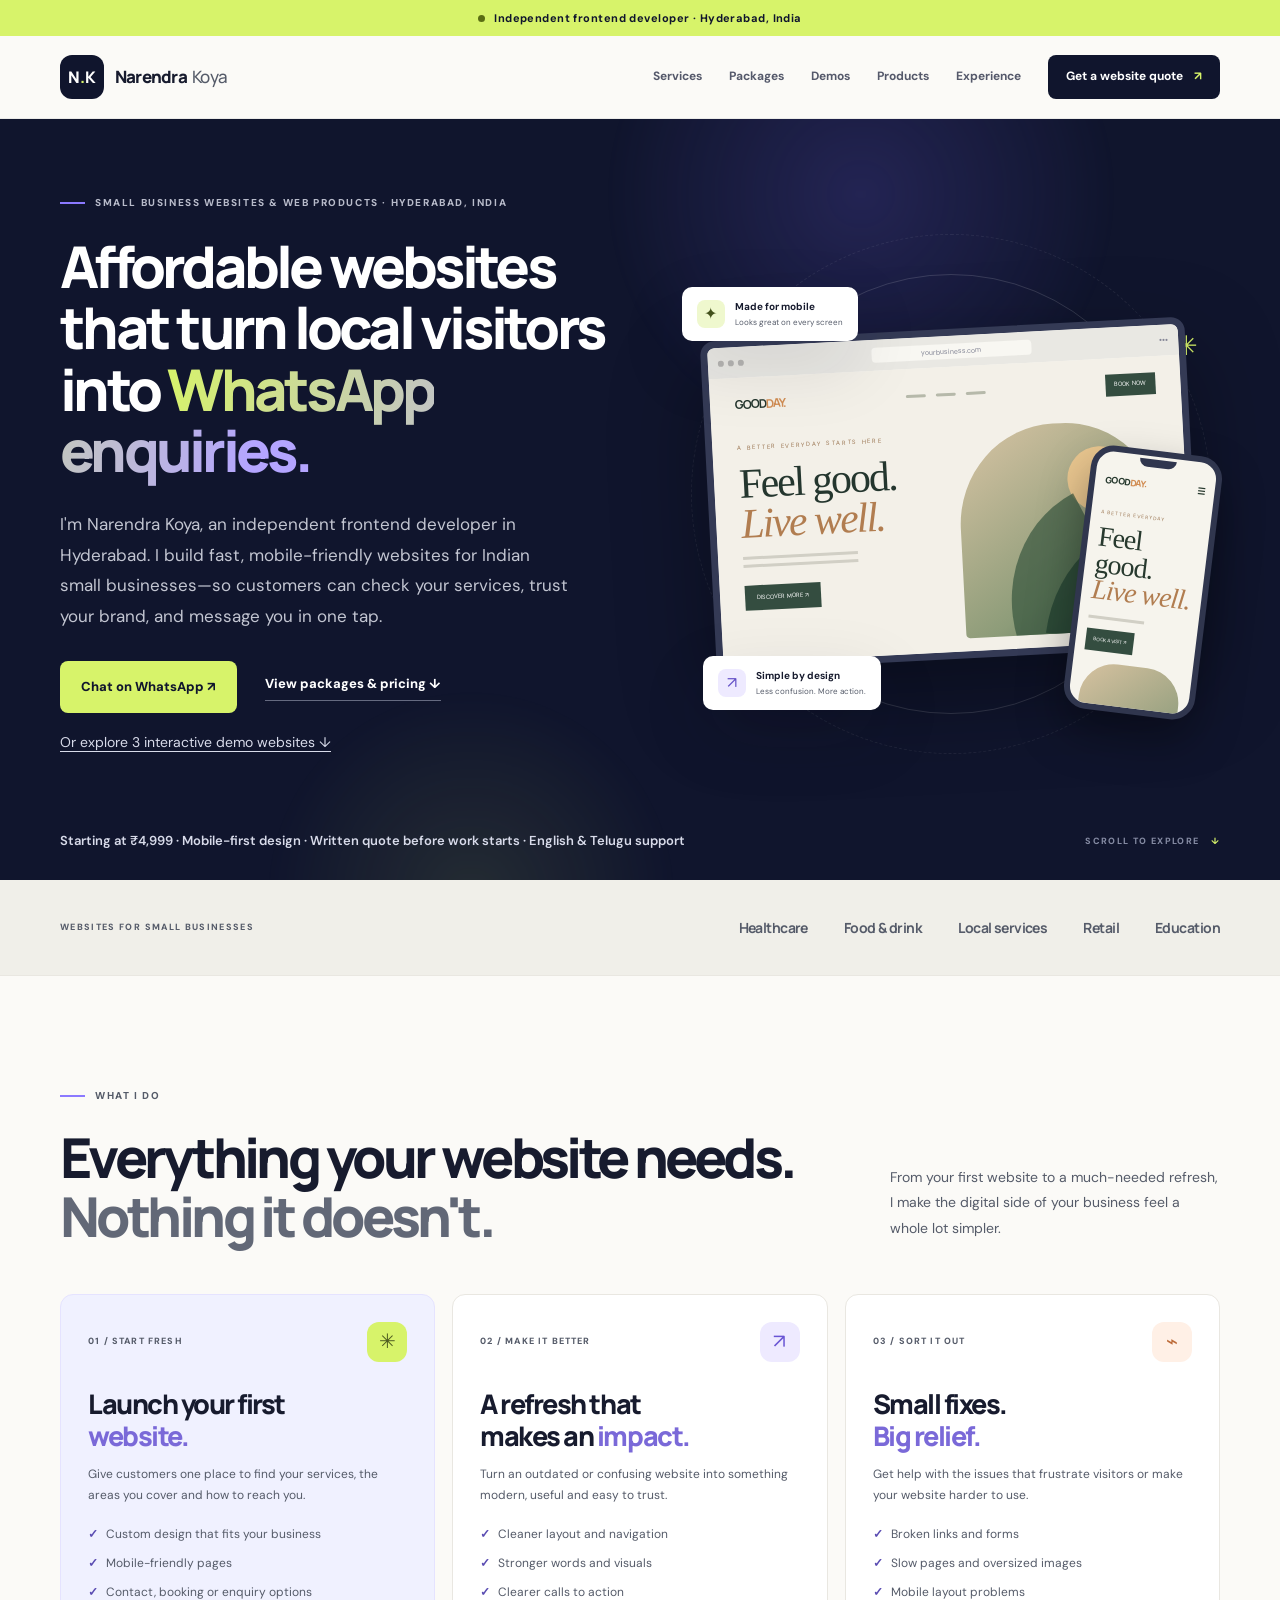
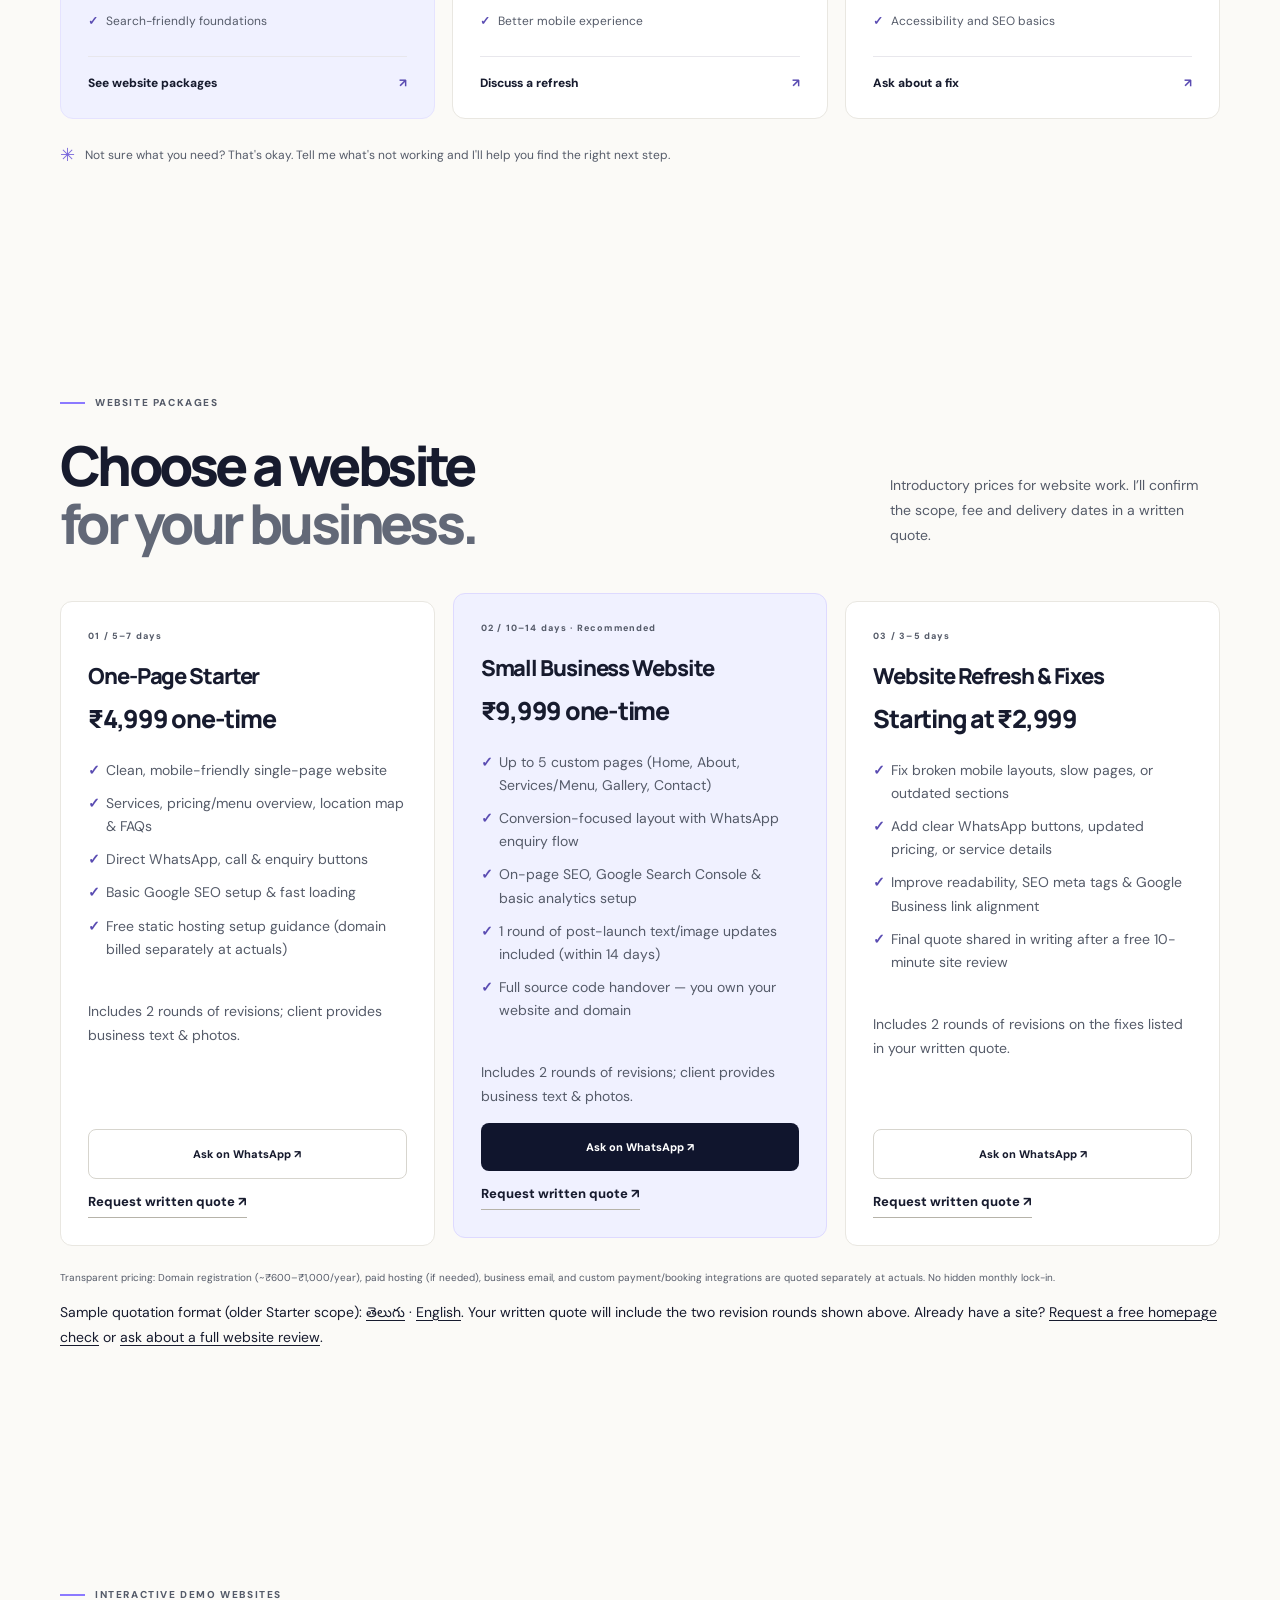
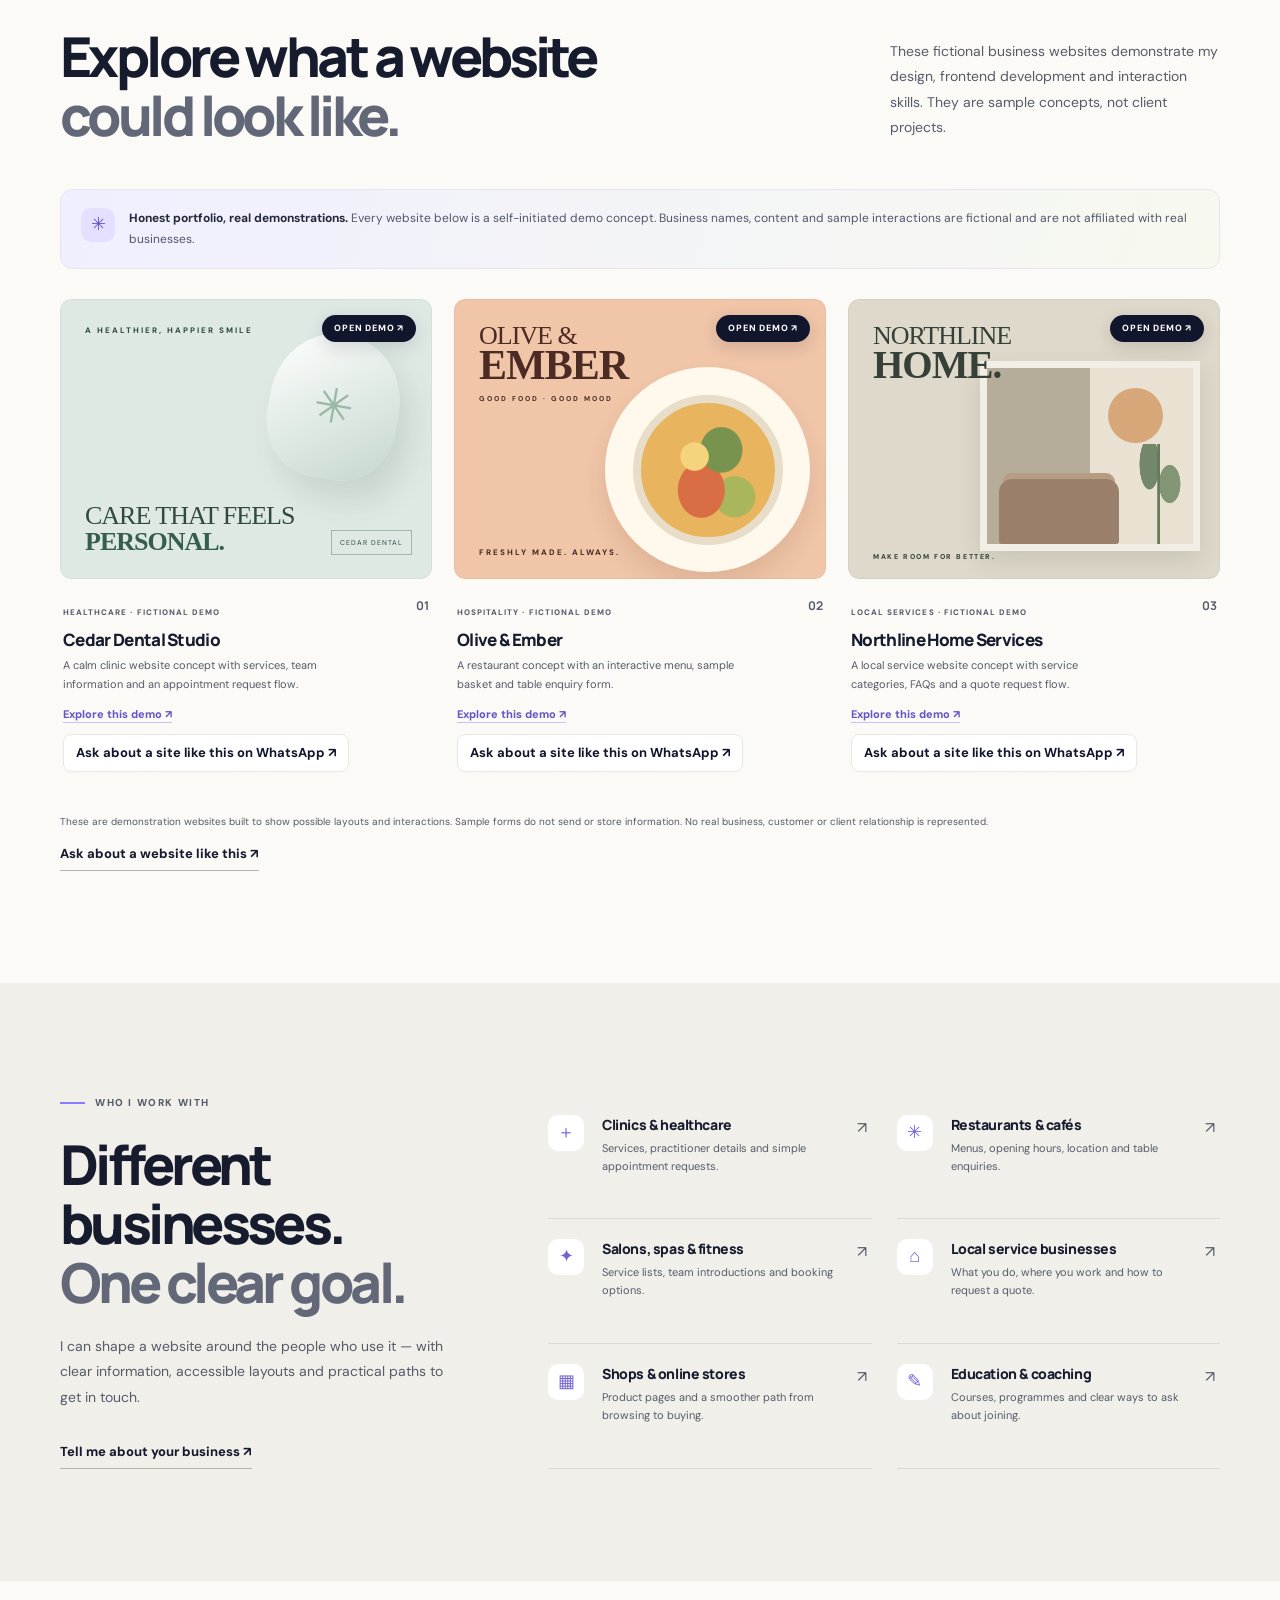
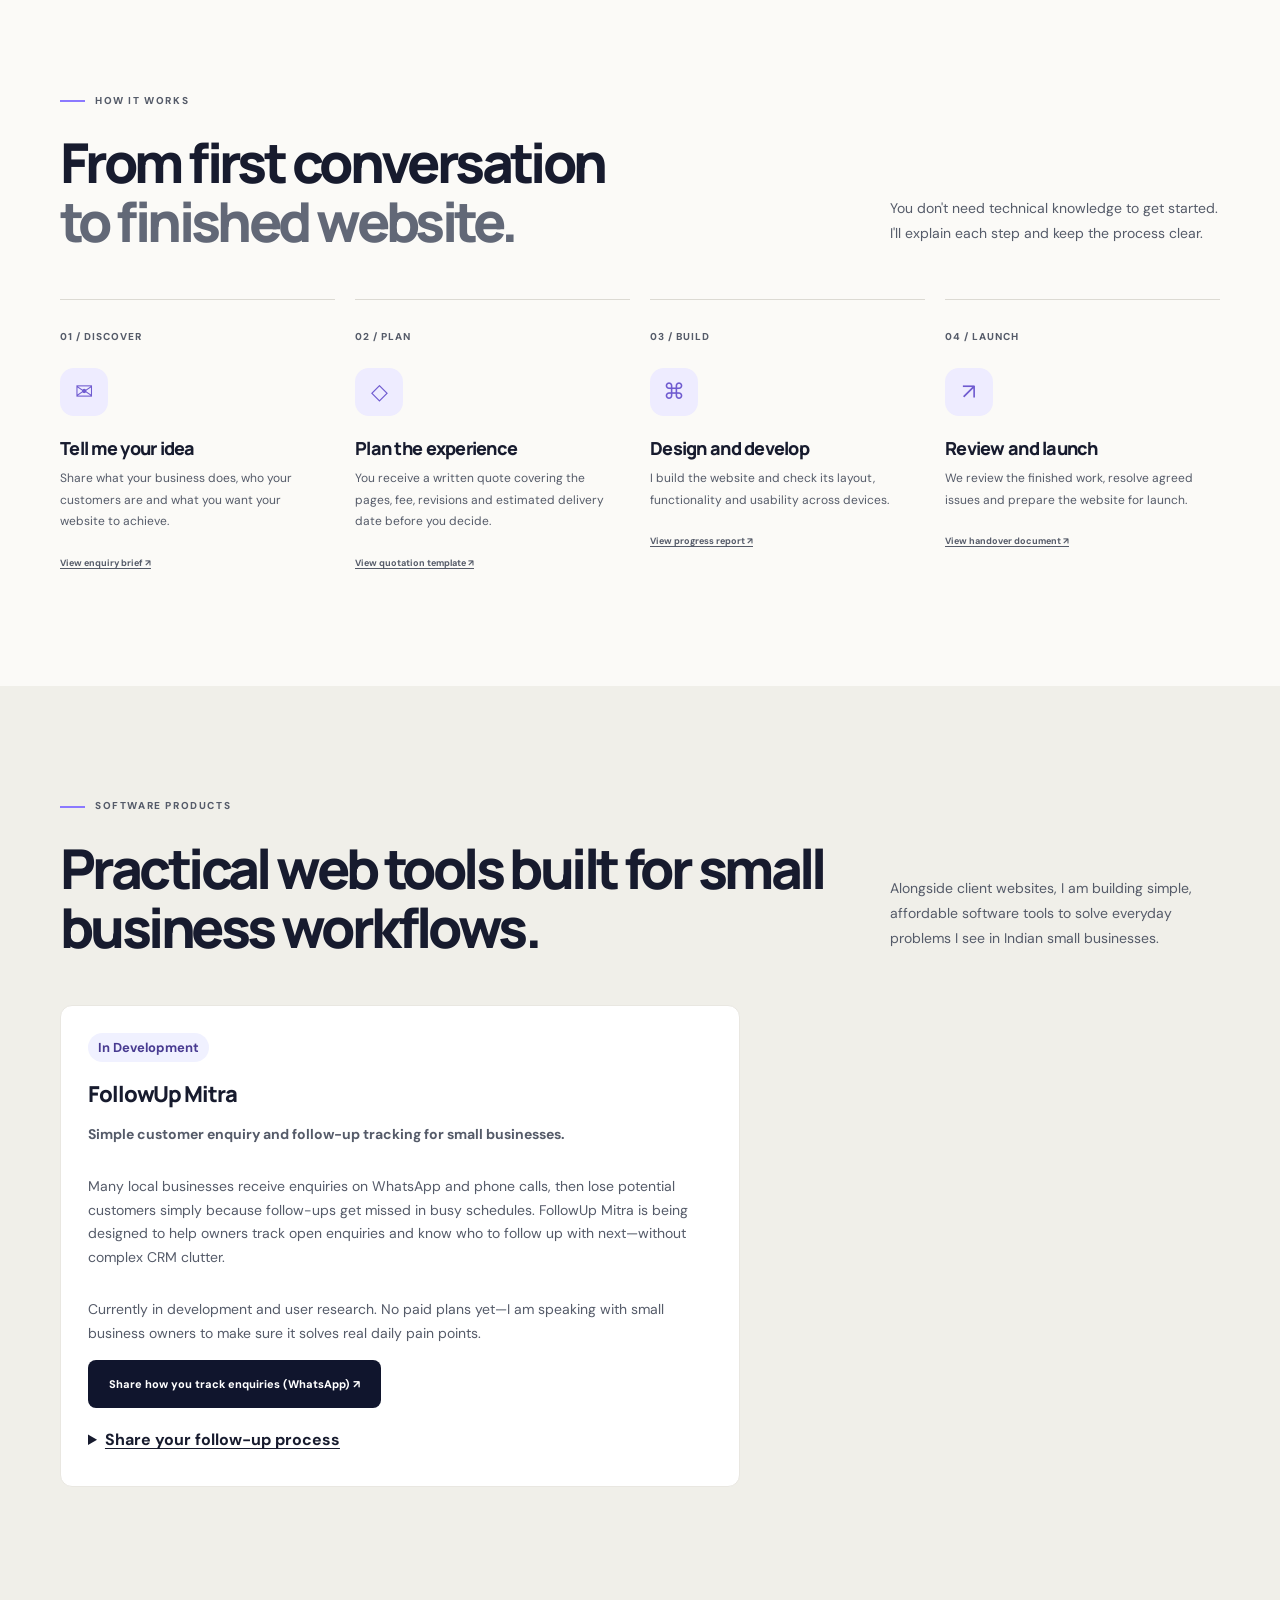
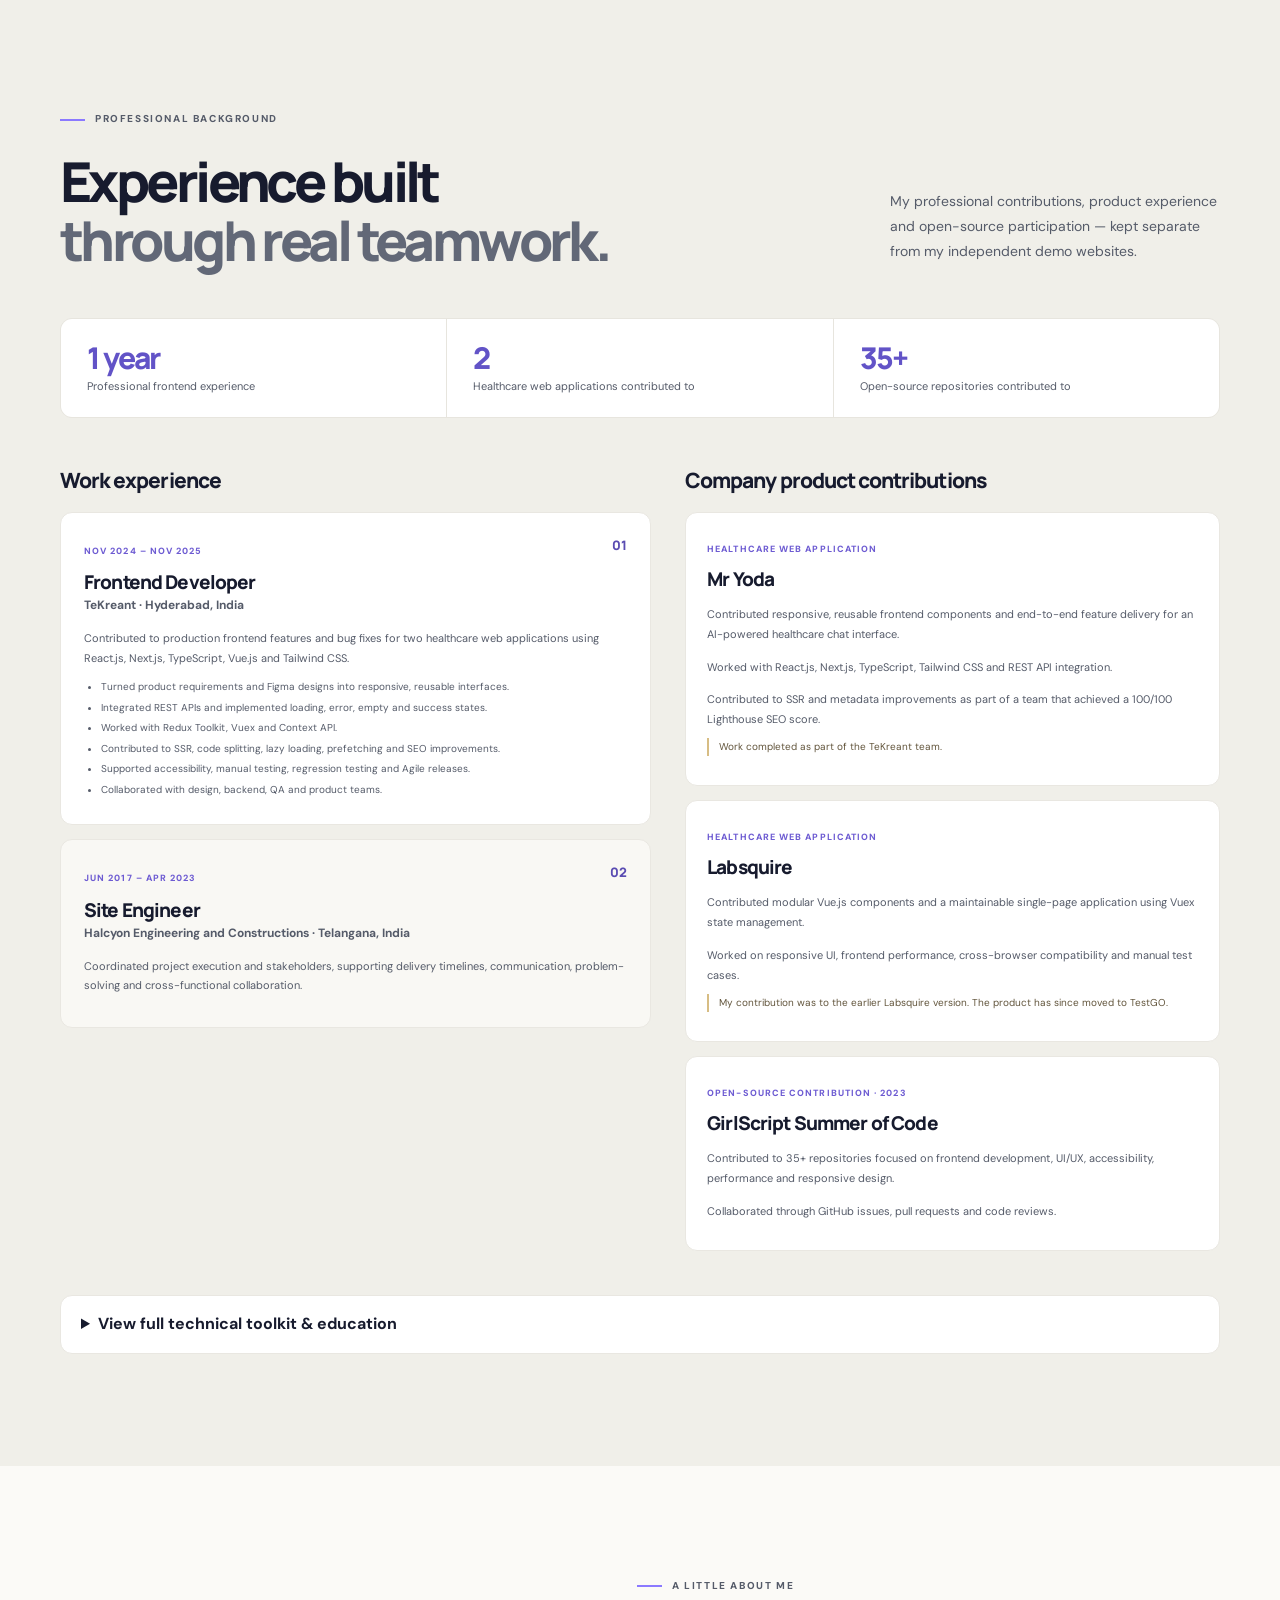
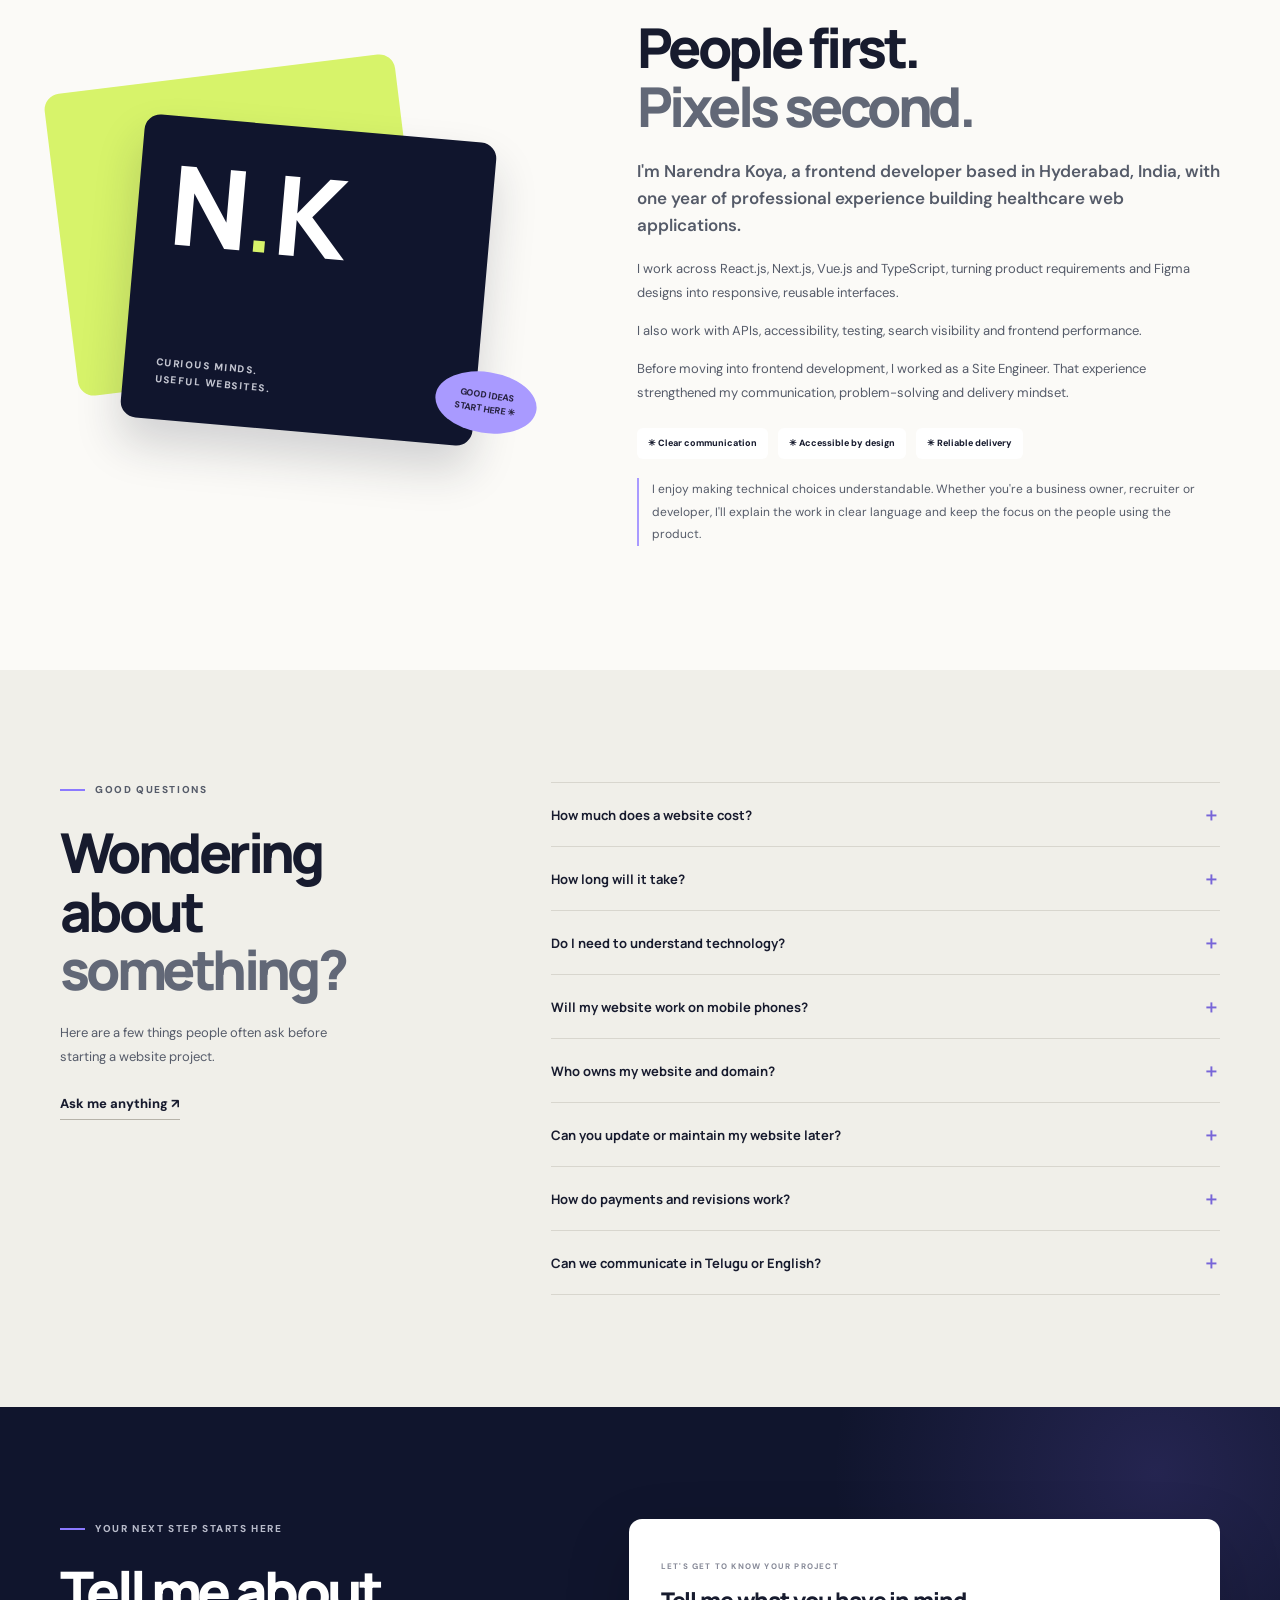
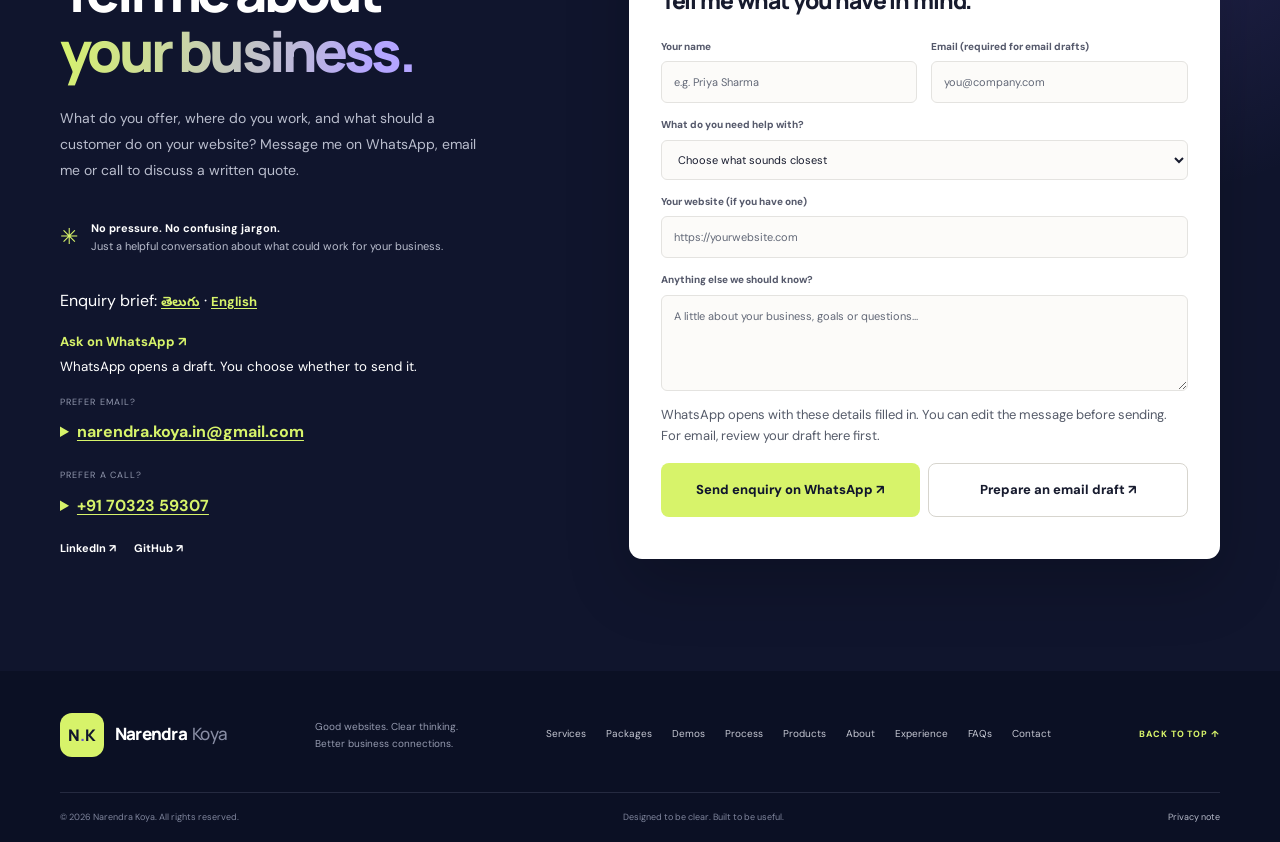
<file: index.html>
<!DOCTYPE html>
<html lang="en">

<head>
  <meta charset="UTF-8">
  <meta name="viewport" content="width=device-width, initial-scale=1, viewport-fit=cover">

  <!-- Keep local and review traffic out of the existing production property. -->
  <script>
    if (location.origin === "https://narendrakoya999.github.io" &&
        location.pathname.startsWith("/narendra-koya-web-development-services/")) {
      const measurementId = "G-T7P3CYG7T3";
      window.dataLayer = window.dataLayer || [];
      function gtag() { window.dataLayer.push(arguments); }
      gtag("js", new Date());
      gtag("config", measurementId);
      const tag = document.createElement("script");
      tag.async = true;
      tag.src = "https://www.googletagmanager.com/gtag/js?id=" + measurementId;
      document.head.append(tag);
    }
  </script>


  <!-- Bing Webmaster Tools Verification -->
  <meta name="msvalidate.01" content="4CDAF1B25AF06C40E8AAA85B187B6DA4" />

  <meta name="theme-color" content="#10152d">
  <meta name="description"
    content="Explore mobile-friendly website packages for Indian small businesses, try interactive demos and request a written quote from Hyderabad frontend developer Narendra Koya.">

  <meta property="og:title" content="Small Business Website Development in Hyderabad and India | Narendra Koya">
  <meta property="og:description"
    content="Explore mobile-friendly website packages for Indian small businesses, try interactive demos and request a written quote from Hyderabad frontend developer Narendra Koya.">
  <meta property="og:type" content="website">

  <link rel="canonical" href="https://narendrakoya999.github.io/narendra-koya-web-development-services/">
  <meta property="og:url" content="https://narendrakoya999.github.io/narendra-koya-web-development-services/">
  <meta property="og:image" content="https://narendrakoya999.github.io/narendra-koya-web-development-services/og-preview.png">
  <meta property="og:image:width" content="1200">
  <meta property="og:image:height" content="630">
  <meta property="og:image:alt" content="Affordable Websites for Indian Small Businesses — Narendra Koya">
  <meta name="twitter:card" content="summary_large_image">
  <meta name="twitter:title" content="Affordable Websites for Indian Small Businesses — Narendra Koya">
  <meta name="twitter:description" content="Compare website packages, explore three interactive demos and ask Narendra Koya for a written quote in English or Telugu.">
  <meta name="twitter:image" content="https://narendrakoya999.github.io/narendra-koya-web-development-services/og-preview.png">
  <meta name="twitter:image:alt" content="Affordable Websites for Indian Small Businesses — Narendra Koya">

  <title>Small Business Website Development in Hyderabad and India | Narendra Koya</title>

  <link rel="preconnect" href="https://fonts.googleapis.com">
  <link rel="preconnect" href="https://fonts.gstatic.com" crossorigin>

  <link
    href="https://fonts.googleapis.com/css2?family=DM+Sans:wght@400;500;600;700;800&family=Manrope:wght@400;500;600;700;800&family=Noto+Sans+Telugu:wght@400;600&display=swap"
    rel="stylesheet">

  <link rel="stylesheet" href="style.css">

  <script type="application/ld+json">
{
  "@context": "https://schema.org",
  "@graph": [
    {
      "@type": "Person",
      "name": "Narendra Koya",
      "jobTitle": "Frontend Developer",
      "address": {
        "@type": "PostalAddress",
        "addressLocality": "Hyderabad",
        "addressRegion": "Telangana",
        "addressCountry": "IN"
      },
      "sameAs": [
        "https://www.linkedin.com/in/narendra-koya",
        "https://github.com/NarendraKoya999"
      ],
      "knowsAbout": [
        "React.js",
        "Next.js",
        "Vue.js",
        "TypeScript",
        "JavaScript",
        "HTML5",
        "CSS3",
        "Tailwind CSS",
        "Frontend Performance",
        "Web Accessibility",
        "REST API Integration"
      ],
      "@id": "#narendra"
    },
    {
      "@type": "ProfessionalService",
      "@id": "#website-services",
      "name": "Narendra Koya — Website Development Services",
      "url": "https://narendrakoya999.github.io/narendra-koya-web-development-services/",
      "founder": {
        "@id": "#narendra"
      },
      "areaServed": [
        {
          "@type": "City",
          "name": "Hyderabad"
        },
        {
          "@type": "Country",
          "name": "India"
        }
      ],
      "contactPoint": {
        "@type": "ContactPoint",
        "contactType": "Website enquiries",
        "url": "https://narendrakoya999.github.io/narendra-koya-web-development-services/#contact",
        "availableLanguage": [
          "English",
          "Telugu"
        ]
      },
      "hasOfferCatalog": {
        "@type": "OfferCatalog",
        "name": "Website packages",
        "itemListElement": [
          {
            "@type": "Offer",
            "url": "https://narendrakoya999.github.io/narendra-koya-web-development-services/#packages",
            "itemOffered": {
              "@type": "Service",
              "name": "One-Page Starter"
            },
            "price": "4999",
            "priceCurrency": "INR"
          },
          {
            "@type": "Offer",
            "url": "https://narendrakoya999.github.io/narendra-koya-web-development-services/#packages",
            "itemOffered": {
              "@type": "Service",
              "name": "Small Business Website"
            },
            "price": "9999",
            "priceCurrency": "INR"
          },
          {
            "@type": "Offer",
            "url": "https://narendrakoya999.github.io/narendra-koya-web-development-services/#packages",
            "itemOffered": {
              "@type": "Service",
              "name": "Website Refresh & Fixes"
            },
            "priceSpecification": {
              "@type": "PriceSpecification",
              "minPrice": "2999",
              "priceCurrency": "INR"
            }
          }
        ]
      }
    },
    {
      "@type": "FAQPage",
      "mainEntity": [
        {
          "@type": "Question",
          "name": "How much does a website cost?",
          "acceptedAnswer": {
            "@type": "Answer",
            "text": "The One-Page Starter costs ₹4,999 and the Small Business Website costs ₹9,999, both one-time. Refresh work starts at ₹2,999 after a site review. Domain registration, paid hosting and ongoing maintenance are separate."
          }
        },
        {
          "@type": "Question",
          "name": "How long will it take?",
          "acceptedAnswer": {
            "@type": "Answer",
            "text": "Timing depends on the size of the project and how quickly content and feedback are available. I'll agree on a realistic timeline with you before work starts."
          }
        },
        {
          "@type": "Question",
          "name": "Do I need to understand technology?",
          "acceptedAnswer": {
            "@type": "Answer",
            "text": "Not at all. I'll explain choices in everyday language and guide you through anything you need to provide or approve."
          }
        },
        {
          "@type": "Question",
          "name": "Will my website work on mobile phones?",
          "acceptedAnswer": {
            "@type": "Answer",
            "text": "Mobile-friendly layouts are part of the plan. Key pages and actions should be checked on different screen sizes before launch."
          }
        },
        {
          "@type": "Question",
          "name": "Who owns my website and domain?",
          "acceptedAnswer": {
            "@type": "Answer",
            "text": "Ownership, domain registration, hosting access and handover arrangements should be agreed in writing. I recommend that you retain control of your domain and important accounts."
          }
        },
        {
          "@type": "Question",
          "name": "Can you update or maintain my website later?",
          "acceptedAnswer": {
            "@type": "Answer",
            "text": "Ongoing updates and maintenance can be discussed as a separate arrangement. The scope, response times and costs should be clear before support begins."
          }
        },
        {
          "@type": "Question",
          "name": "How do payments and revisions work?",
          "acceptedAnswer": {
            "@type": "Answer",
            "text": "50% advance to begin after you approve the written quote, and 50% before final launch. Every package includes 2 rounds of revisions so we get the details right."
          }
        },
        {
          "@type": "Question",
          "name": "Can we communicate in Telugu or English?",
          "acceptedAnswer": {
            "@type": "Answer",
            "text": "Yes—I work comfortably in both Telugu and English, including written quotations and project updates."
          }
        }
      ]
    }
  ]
}
  </script>
</head>

<body>

  <!-- Skip navigation -->
  <a class="skip-link" href="#main">
    Skip to main content
  </a>

  <!-- Announcement bar -->
  <div class="announcement">
    <span class="announcement-dot"></span>
    Independent frontend developer · Hyderabad, India
  </div>

  <!-- Header -->
  <header class="site-header" id="top">
    <div class="container nav-wrap">

      <a class="brand" href="#top" aria-label="Narendra Koya home">

        <span class="brand-mark" aria-hidden="true">
          <span>N</span><span class="brand-dot">.</span><span>K</span>
        </span>

        <span class="brand-name">
          Narendra <span class="brand-light">Koya</span>
        </span>

      </a>

      <button class="menu-toggle" type="button" aria-expanded="false" aria-controls="primary-nav"
        aria-label="Open navigation">

        <span></span>
        <span></span>

      </button>

      <nav id="primary-nav" class="primary-nav" aria-label="Main navigation">

        <a href="#services">Services</a>
        <a href="#packages">Packages</a>
        <a href="#work">Demos</a>
        <a href="#products">Products</a>
        <a href="#experience">Experience</a>

        <a class="nav-cta" href="#contact">
          Get a website quote <span>↗</span>
        </a>

      </nav>

    </div>
  </header>

  <main id="main">

    <!-- HERO SECTION -->
    <section class="hero">

      <div class="hero-glow glow-one"></div>
      <div class="hero-glow glow-two"></div>

      <div class="container hero-grid">

        <div class="hero-copy">

          <p class="eyebrow light-eyebrow">
            <span class="eyebrow-line"></span>
            SMALL BUSINESS WEBSITES &amp; WEB PRODUCTS · HYDERABAD, INDIA
          </p>
          <h1>Affordable websites that turn local visitors into
            <span class="gradient-text">WhatsApp enquiries.</span>
          </h1>
          <p class="hero-lede">I'm Narendra Koya, an independent frontend developer in Hyderabad. I build fast,
            mobile-friendly websites for Indian small businesses—so customers can check your services, trust your brand,
            and message you in one tap.</p>
          <div class="hero-actions">
            <a class="button button-lime" href="#contact" data-wa-location="hero"
              data-wa-message="Hi Narendra, I visited your website. I'm looking for a website for my business. Can we discuss?">Chat on WhatsApp ↗</a>
            <a class="text-link light-link" href="#packages">View packages &amp; pricing ↓</a>
          </div>
          <a class="hero-demo-link" href="#work">Or explore 3 interactive demo websites ↓</a>
        </div>

        <!-- Website illustration -->
        <div class="hero-visual" role="img"
          aria-label="Illustration of a responsive business website on desktop and mobile screens">

          <div class="visual-orbit orbit-a"></div>
          <div class="visual-orbit orbit-b"></div>

          <div class="float-note note-top">
            <span class="note-icon">✦</span>
            <span>
              <b>Made for mobile</b>
              <small>Looks great on every screen</small>
            </span>
          </div>

          <div class="browser-window">

            <div class="browser-top">

              <div class="browser-dots">
                <i></i>
                <i></i>
                <i></i>
              </div>

              <div class="browser-address">
                yourbusiness.com
              </div>

              <div class="browser-menu">•••</div>

            </div>

            <div class="mock-site">

              <div class="mock-nav">

                <b>GOOD<span>DAY.</span></b>

                <div>
                  <i></i>
                  <i></i>
                  <i></i>
                </div>

                <em>BOOK NOW</em>

              </div>

              <div class="mock-content">

                <div class="mock-kicker">
                  A BETTER EVERYDAY STARTS HERE
                </div>

                <div class="mock-heading">
                  Feel good.<br>
                  <span>Live well.</span>
                </div>

                <div class="mock-lines">
                  <i></i>
                  <i></i>
                </div>

                <div class="mock-button">
                  DISCOVER MORE ↗
                </div>

                <div class="mock-image">
                  <div class="mock-sun"></div>
                  <div class="mock-plant plant-one"></div>
                  <div class="mock-plant plant-two"></div>
                </div>

              </div>

            </div>

          </div>

          <div class="phone-window">

            <div class="phone-notch"></div>

            <div class="phone-screen">

              <div class="phone-brand">
                GOOD<span>DAY.</span>
                <b>☰</b>
              </div>

              <div class="phone-pill">
                A BETTER EVERYDAY
              </div>

              <div class="phone-title">
                Feel good.<br>
                <span>Live well.</span>
              </div>

              <div class="phone-line"></div>

              <div class="phone-cta">
                BOOK A VISIT ↗
              </div>

              <div class="phone-photo"></div>

            </div>

          </div>

          <div class="float-note note-bottom">
            <span class="speed-icon">↗</span>
            <span>
              <b>Simple by design</b>
              <small>Less confusion. More action.</small>
            </span>
          </div>

          <span class="visual-spark spark-one">✳</span>
          <span class="visual-spark spark-two">✦</span>

        </div>

      </div>

      <div class="container hero-bottom">

        <p class="hero-terms">Starting at ₹4,999 · Mobile-first design · Written quote before work starts · English &amp; Telugu support</p>

        <a href="#services" class="scroll-cue">
          SCROLL TO EXPLORE <b>↓</b>
        </a>

      </div>

    </section>

    <!-- TRUST STRIP -->
    <section class="trust-strip">

      <div class="container trust-inner">

        <p>WEBSITES FOR SMALL BUSINESSES</p>

        <div class="trust-types">
          <span>Healthcare</span>
          <span>Food & drink</span>
          <span>Local services</span>
          <span>Retail</span>
          <span>Education</span>
        </div>

      </div>

    </section>

    <!-- SERVICES -->
    <section class="section-pad" id="services">

      <div class="container">

        <div class="section-heading">

          <div>
            <p class="eyebrow">
              <span class="eyebrow-line"></span>
              WHAT I DO
            </p>

            <h2>
              Everything your website needs.
              <br>
              <span class="muted-heading">Nothing it doesn't.</span>
            </h2>
          </div>

          <p class="heading-aside">
            From your first website to a much-needed refresh,
            I make the digital side of your business feel
            a whole lot simpler.
          </p>

        </div>

        <div class="service-grid">

          <article class="service-card service-featured">

            <div class="service-top">
              <span class="service-number">01 / START FRESH</span>
              <span class="service-icon">✳</span>
            </div>

            <h3>
              Launch your first<br>
              <em>website.</em>
            </h3>

            <p>
              Give customers one place to find your services, the areas you cover
              and how to reach you.
            </p>

            <ul>
              <li>Custom design that fits your business</li>
              <li>Mobile-friendly pages</li>
              <li>Contact, booking or enquiry options</li>
              <li>Search-friendly foundations</li>
            </ul>

            <a class="card-link" href="#packages">
              See website packages <span>↗</span>
            </a>

          </article>

          <article class="service-card">

            <div class="service-top">
              <span class="service-number">02 / MAKE IT BETTER</span>
              <span class="service-icon icon-purple">↗</span>
            </div>

            <h3>
              A refresh that<br>
              makes an <em>impact.</em>
            </h3>

            <p>
              Turn an outdated or confusing website into something
              modern, useful and easy to trust.
            </p>

            <ul>
              <li>Cleaner layout and navigation</li>
              <li>Stronger words and visuals</li>
              <li>Clearer calls to action</li>
              <li>Better mobile experience</li>
            </ul>

            <a class="card-link" href="#contact" data-enquiry="refresh">
              Discuss a refresh <span>↗</span>
            </a>

          </article>

          <article class="service-card">

            <div class="service-top">
              <span class="service-number">03 / SORT IT OUT</span>
              <span class="service-icon icon-orange">⌁</span>
            </div>

            <h3>
              Small fixes.<br>
              <em>Big relief.</em>
            </h3>

            <p>
              Get help with the issues that frustrate visitors
              or make your website harder to use.
            </p>

            <ul>
              <li>Broken links and forms</li>
              <li>Slow pages and oversized images</li>
              <li>Mobile layout problems</li>
              <li>Accessibility and SEO basics</li>
            </ul>

            <a class="card-link" href="#contact" data-enquiry="fix">
              Ask about a fix <span>↗</span>
            </a>

          </article>

        </div>

        <div class="service-footnote">
          <span class="tiny-star">✳</span>
          Not sure what you need? That's okay. Tell me what's not
          working and I'll help you find the right next step.
        </div>

      </div>

    </section>

    <!-- PACKAGES -->
    <section class="section-pad packages-section" id="packages">
      <div class="container">
        <div class="section-heading">
          <div>
            <p class="eyebrow"><span class="eyebrow-line"></span>WEBSITE PACKAGES</p>
            <h2>Choose a website<br><span class="muted-heading">for your business.</span></h2>
          </div>
          <p class="heading-aside">
            Introductory prices for website work. I’ll confirm the scope, fee and delivery dates in a written quote.
          </p>
        </div>

        <div class="package-grid">
          <article class="package-card">
            <span class="package-tag">01 / 5–7 days</span>
            <h3>One-Page Starter</h3>
            <p class="package-price">₹4,999 one-time</p>
            <ul>
              <li>Clean, mobile-friendly single-page website</li>
              <li>Services, pricing/menu overview, location map &amp; FAQs</li>
              <li>Direct WhatsApp, call &amp; enquiry buttons</li>
              <li>Basic Google SEO setup &amp; fast loading</li>
              <li>Free static hosting setup guidance (domain billed separately at actuals)</li>
            </ul>
            <p>Includes 2 rounds of revisions; client provides business text &amp; photos.</p>
            <a class="button button-outline" href="#contact" data-wa-location="package_starter"
              data-wa-message="Hi Narendra, I'm interested in the One-Page Starter Website (₹4,999) for my business. Business type: ">Ask on WhatsApp ↗</a>
            <a class="text-link" href="#contact" data-enquiry="starter"
              aria-label="Request written quote for One-Page Starter">Request written quote ↗</a>
          </article>

          <article class="package-card package-highlight">
            <span class="package-tag">02 / 10–14 days · Recommended</span>
            <h3>Small Business Website</h3>
            <p class="package-price">₹9,999 one-time</p>
            <ul>
              <li>Up to 5 custom pages (Home, About, Services/Menu, Gallery, Contact)</li>
              <li>Conversion-focused layout with WhatsApp enquiry flow</li>
              <li>On-page SEO, Google Search Console &amp; basic analytics setup</li>
              <li>1 round of post-launch text/image updates included (within 14 days)</li>
              <li>Full source code handover — you own your website and domain</li>
            </ul>
            <p>Includes 2 rounds of revisions; client provides business text &amp; photos.</p>
            <a class="button button-dark" href="#contact" data-wa-location="package_business"
              data-wa-message="Hi Narendra, I'm interested in the Small Business Website package (₹9,999). Can you share the next steps?">Ask on WhatsApp ↗</a>
            <a class="text-link" href="#contact" data-enquiry="business"
              aria-label="Request written quote for Small Business Website">Request written quote ↗</a>
          </article>

          <article class="package-card">
            <span class="package-tag">03 / 3–5 days</span>
            <h3>Website Refresh &amp; Fixes</h3>
            <p class="package-price">Starting at ₹2,999</p>
            <ul>
              <li>Fix broken mobile layouts, slow pages, or outdated sections</li>
              <li>Add clear WhatsApp buttons, updated pricing, or service details</li>
              <li>Improve readability, SEO meta tags &amp; Google Business link alignment</li>
              <li>Final quote shared in writing after a free 10-minute site review</li>
            </ul>
            <p>Includes 2 rounds of revisions on the fixes listed in your written quote.</p>
            <a class="button button-outline" href="#contact" data-wa-location="package_refresh"
              data-wa-message="Hi Narendra, I already have a website and want to improve/fix it. Here is my site link: ">Ask on WhatsApp ↗</a>
            <a class="text-link" href="#contact" data-enquiry="refresh"
              aria-label="Request written quote for Website Refresh &amp; Fixes">Request written quote ↗</a>
          </article>
        </div>
        <p class="pricing-note">Transparent pricing: Domain registration (~₹600–₹1,000/year), paid hosting (if needed),
          business email, and custom payment/booking integrations are quoted separately at actuals. No hidden monthly lock-in.</p>
        <p class="review-links">
          Sample quotation format (older Starter scope):
          <a href="client-documents/te.html#quote" lang="te" hreflang="te">తెలుగు</a> ·
          <a href="client-documents/index.html#quote" hreflang="en">English</a>.
          Your written quote will include the two revision rounds shown above.
          Already have a site?
          <a href="#contact" data-enquiry="check">Request a free homepage check</a>
          or <a href="#contact" data-enquiry="review">ask about a full website review</a>.
        </p>
      </div>
    </section>

    <!-- DEMO WEBSITES -->
    <section class="section-pad work-section" id="work">

      <div class="container">

        <div class="section-heading">

          <div>
            <p class="eyebrow">
              <span class="eyebrow-line"></span>
              INTERACTIVE DEMO WEBSITES
            </p>

            <h2>
              Explore what a website
              <br>
              <span class="muted-heading">could look like.</span>
            </h2>
          </div>

          <p class="heading-aside">
            These fictional business websites demonstrate my
            design, frontend development and interaction skills.
            They are sample concepts, not client projects.
          </p>

        </div>

        <div class="demo-notice">

          <span class="demo-notice-icon">✳</span>

          <p>
            <strong>Honest portfolio, real demonstrations.</strong>
            Every website below is a self-initiated demo concept.
            Business names, content and sample interactions are
            fictional and are not affiliated with real businesses.
          </p>

        </div>

        <div class="work-grid">

          <!-- CLINIC DEMO -->
          <article class="work-card">

            <a class="demo-preview-link" href="./demos/clinic/" data-demo="Cedar Dental Studio"
              aria-label="Open Cedar Dental Studio demo website">

              <div class="work-art dental-art">

                <div class="art-label">
                  A HEALTHIER, HAPPIER SMILE
                </div>

                <div class="tooth-shape">✳</div>

                <div class="art-bottom">
                  CARE THAT FEELS
                  <br>
                  <b>PERSONAL.</b>
                </div>

                <span class="art-chip">CEDAR DENTAL</span>
                <span class="demo-open-pill">OPEN DEMO ↗</span>

              </div>

            </a>

            <div class="work-meta">

              <div>
                <span class="work-type">HEALTHCARE · FICTIONAL DEMO</span>

                <h3>Cedar Dental Studio</h3>

                <p>
                  A calm clinic website concept with services,
                  team information and an appointment request flow.
                </p>

                <a class="demo-text-link" href="./demos/clinic/" data-demo="Cedar Dental Studio">
                  Explore this demo ↗
                </a>
                <a class="demo-enquiry" href="#contact" data-wa-location="demo_clinic"
              data-wa-message="Hi Narendra, I liked the Cedar Dental Studio demo. I need a similar website for my clinic.">Ask about a site like this on WhatsApp ↗</a>
              </div>

              <span class="work-index">01</span>

            </div>

          </article>

          <!-- RESTAURANT DEMO -->
          <article class="work-card">

            <a class="demo-preview-link" href="./demos/restaurant/" data-demo="Olive &amp; Ember"
              aria-label="Open Olive and Ember restaurant demo website">

              <div class="work-art food-art">

                <div class="food-top">
                  OLIVE &
                  <br>
                  <b>EMBER</b>
                  <span>GOOD FOOD · GOOD MOOD</span>
                </div>

                <div class="food-plate">
                  <div class="food-center"></div>
                </div>

                <div class="food-bottom">
                  FRESHLY MADE. ALWAYS.
                </div>

                <span class="demo-open-pill">OPEN DEMO ↗</span>

              </div>

            </a>

            <div class="work-meta">

              <div>
                <span class="work-type">HOSPITALITY · FICTIONAL DEMO</span>

                <h3>Olive & Ember</h3>

                <p>
                  A restaurant concept with an interactive menu,
                  sample basket and table enquiry form.
                </p>

                <a class="demo-text-link" href="./demos/restaurant/" data-demo="Olive &amp; Ember">
                  Explore this demo ↗
                </a>
                <a class="demo-enquiry" href="#contact" data-wa-location="demo_restaurant"
              data-wa-message="Hi Narendra, I liked the Olive &amp; Ember demo. I need a similar website for my restaurant/café.">Ask about a site like this on WhatsApp ↗</a>
              </div>

              <span class="work-index">02</span>

            </div>

          </article>

          <!-- HOME SERVICES DEMO -->
          <article class="work-card">

            <a class="demo-preview-link" href="./demos/home-services/" data-demo="Northline Home Services"
              aria-label="Open Northline Home Services demo website">

              <div class="work-art home-art">

                <div class="home-top">
                  NORTHLINE
                  <br>
                  <b>HOME.</b>
                </div>

                <div class="home-room">
                  <div class="room-sun"></div>
                  <div class="room-plant"></div>
                  <div class="room-sofa"></div>
                </div>

                <div class="home-bottom">
                  MAKE ROOM FOR BETTER.
                </div>

                <span class="demo-open-pill">OPEN DEMO ↗</span>

              </div>

            </a>

            <div class="work-meta">

              <div>
                <span class="work-type">LOCAL SERVICES · FICTIONAL DEMO</span>

                <h3>Northline Home Services</h3>

                <p>
                  A local service website concept with service
                  categories, FAQs and a quote request flow.
                </p>

                <a class="demo-text-link" href="./demos/home-services/" data-demo="Northline Home Services">
                  Explore this demo ↗
                </a>
                <a class="demo-enquiry" href="#contact" data-wa-location="demo_home_services"
              data-wa-message="Hi Narendra, I liked the Northline Home Services demo. I need a similar website for my service business.">Ask about a site like this on WhatsApp ↗</a>
              </div>

              <span class="work-index">03</span>

            </div>

          </article>

        </div>

        <p class="work-disclaimer">
          These are demonstration websites built to show possible
          layouts and interactions. Sample forms do not send or store
          information. No real business, customer or client relationship
          is represented.
        </p>
        <a class="text-link" href="#contact" data-enquiry="demo">Ask about a website like this ↗</a>

      </div>

    </section>

    <!-- WHO I HELP -->
    <section class="section-pad audience-section" id="businesses">

      <div class="container audience-layout">

        <div class="audience-intro">

          <p class="eyebrow">
            <span class="eyebrow-line"></span>
            WHO I WORK WITH
          </p>

          <h2>
            Different businesses.
            <br>
            <span class="muted-heading">One clear goal.</span>
          </h2>

          <p>
            I can shape a website around the people who use it —
            with clear information, accessible layouts and
            practical paths to get in touch.
          </p>

          <a class="text-link" href="#contact">
            Tell me about your business ↗
          </a>

        </div>

        <div class="audience-grid">

          <article class="audience-item">
            <span class="audience-icon">＋</span>
            <div>
              <h3>Clinics & healthcare</h3>
              <p>Services, practitioner details and simple appointment requests.</p>
            </div>
            <span class="item-arrow">↗</span>
          </article>

          <article class="audience-item">
            <span class="audience-icon">✳</span>
            <div>
              <h3>Restaurants & cafés</h3>
              <p>Menus, opening hours, location and table enquiries.</p>
            </div>
            <span class="item-arrow">↗</span>
          </article>

          <article class="audience-item">
            <span class="audience-icon">✦</span>
            <div>
              <h3>Salons, spas & fitness</h3>
              <p>Service lists, team introductions and booking options.</p>
            </div>
            <span class="item-arrow">↗</span>
          </article>

          <article class="audience-item">
            <span class="audience-icon">⌂</span>
            <div>
              <h3>Local service businesses</h3>
              <p>What you do, where you work and how to request a quote.</p>
            </div>
            <span class="item-arrow">↗</span>
          </article>

          <article class="audience-item">
            <span class="audience-icon">▦</span>
            <div>
              <h3>Shops & online stores</h3>
              <p>Product pages and a smoother path from browsing to buying.</p>
            </div>
            <span class="item-arrow">↗</span>
          </article>

          <article class="audience-item">
            <span class="audience-icon">✎</span>
            <div>
              <h3>Education & coaching</h3>
              <p>Courses, programmes and clear ways to ask about joining.</p>
            </div>
            <span class="item-arrow">↗</span>
          </article>

        </div>

      </div>

    </section>

    <!-- HOW IT WORKS -->
    <section class="section-pad process-section" id="process">

      <div class="container">

        <div class="section-heading">

          <div>
            <p class="eyebrow">
              <span class="eyebrow-line"></span>
              HOW IT WORKS
            </p>

            <h2>
              From first conversation
              <br>
              <span class="muted-heading">to finished website.</span>
            </h2>
          </div>

          <p class="heading-aside">
            You don't need technical knowledge to get started.
            I'll explain each step and keep the process clear.
          </p>

        </div>

        <div class="process-grid">

          <article class="process-step">
            <span class="step-no">01 / DISCOVER</span>
            <span class="step-icon">✉</span>
            <h3>Tell me your idea</h3>
            <p>
              Share what your business does, who your customers are
              and what you want your website to achieve.
            </p>
            <a class="step-caption document-link" href="client-documents/index.html#enquiry">View enquiry brief ↗</a>
          </article>

          <article class="process-step">
            <span class="step-no">02 / PLAN</span>
            <span class="step-icon">◇</span>
            <h3>Plan the experience</h3>
            <p>
              You receive a written quote covering the pages, fee, revisions
              and estimated delivery date before you decide.
            </p>
            <a class="step-caption document-link" href="client-documents/index.html#quote">View quotation template ↗</a>
          </article>

          <article class="process-step">
            <span class="step-no">03 / BUILD</span>
            <span class="step-icon">⌘</span>
            <h3>Design and develop</h3>
            <p>
              I build the website and check its layout,
              functionality and usability across devices.
            </p>
            <a class="step-caption document-link" href="client-documents/index.html#progress">View progress report ↗</a>
          </article>

          <article class="process-step">
            <span class="step-no">04 / LAUNCH</span>
            <span class="step-icon">↗</span>
            <h3>Review and launch</h3>
            <p>
              We review the finished work, resolve agreed issues
              and prepare the website for launch.
            </p>
            <a class="step-caption document-link" href="client-documents/index.html#handover">View handover document ↗</a>
          </article>

        </div>

      </div>

    </section>

    <!-- PRODUCTS -->
    <section class="section-pad products-section" id="products" aria-labelledby="products-title">
      <div class="container">
        <div class="section-heading">
          <div>
            <p class="eyebrow"><span class="eyebrow-line"></span>SOFTWARE PRODUCTS</p>
            <h2 id="products-title">Practical web tools built for small business workflows.</h2>
          </div>
          <p class="heading-aside">Alongside client websites, I am building simple, affordable software tools to solve
            everyday problems I see in Indian small businesses.</p>
        </div>
        <article class="package-card product-card">
          <span class="product-status">In Development</span>
          <h3>FollowUp Mitra</h3>
          <p><strong>Simple customer enquiry and follow-up tracking for small businesses.</strong></p>
          <p>Many local businesses receive enquiries on WhatsApp and phone calls, then lose potential customers simply
            because follow-ups get missed in busy schedules. FollowUp Mitra is being designed to help owners track open
            enquiries and know who to follow up with next—without complex CRM clutter.</p>
          <p>Currently in development and user research. No paid plans yet—I am speaking with small business owners to
            make sure it solves real daily pain points.</p>
          <a class="button button-dark" href="#contact" data-wa-location="products_followup_mitra"
              data-wa-message="Hi Narendra, I saw FollowUp Mitra on your site. I'd like to share how we handle customer follow-ups and hear when early testing opens.">Share how you track enquiries (WhatsApp) ↗</a>
          <details class="contact-options">
            <summary>Share your follow-up process</summary>
            <p>Where do you record a new enquiry? What reminds you to follow up?
              <a href="#contact-address">Share your experience by email</a>.</p>
          </details>
        </article>
      </div>
    </section>

    <!-- PROFESSIONAL EXPERIENCE -->
    <section class="section-pad experience-section" id="experience">

      <div class="container">

        <div class="section-heading">

          <div>
            <p class="eyebrow">
              <span class="eyebrow-line"></span>
              PROFESSIONAL BACKGROUND
            </p>

            <h2>
              Experience built
              <br>
              <span class="muted-heading">through real teamwork.</span>
            </h2>
          </div>

          <p class="heading-aside">
            My professional contributions, product experience
            and open-source participation — kept separate
            from my independent demo websites.
          </p>

        </div>

        <div class="experience-highlights">

          <div>
            <strong>1 year</strong>
            <span>Professional frontend experience</span>
          </div>

          <div>
            <strong>2</strong>
            <span>Healthcare web applications contributed to</span>
          </div>

          <div>
            <strong>35+</strong>
            <span>Open-source repositories contributed to</span>
          </div>

        </div>

        <div class="experience-layout">

          <!-- EMPLOYMENT TIMELINE -->
          <div>

            <h3 class="subsection-title">
              Work experience
            </h3>

            <article class="timeline-card">

              <div class="timeline-heading">

                <div>
                  <span class="timeline-kicker">NOV 2024 – NOV 2025</span>
                  <h3>Frontend Developer</h3>
                  <p class="timeline-company">
                    TeKreant · Hyderabad, India
                  </p>
                </div>

                <span class="timeline-mark">01</span>

              </div>

              <p>
                Contributed to production frontend features and
                bug fixes for two healthcare web applications
                using React.js, Next.js, TypeScript, Vue.js
                and Tailwind CSS.
              </p>

              <ul>
                <li>
                  Turned product requirements and Figma designs
                  into responsive, reusable interfaces.
                </li>
                <li>
                  Integrated REST APIs and implemented loading,
                  error, empty and success states.
                </li>
                <li>
                  Worked with Redux Toolkit, Vuex and Context API.
                </li>
                <li>
                  Contributed to SSR, code splitting, lazy loading,
                  prefetching and SEO improvements.
                </li>
                <li>
                  Supported accessibility, manual testing,
                  regression testing and Agile releases.
                </li>
                <li>
                  Collaborated with design, backend, QA
                  and product teams.
                </li>
              </ul>

            </article>

            <article class="timeline-card timeline-previous">

              <div class="timeline-heading">

                <div>
                  <span class="timeline-kicker">JUN 2017 – APR 2023</span>
                  <h3>Site Engineer</h3>
                  <p class="timeline-company">
                    Halcyon Engineering and Constructions
                    · Telangana, India
                  </p>
                </div>

                <span class="timeline-mark">02</span>

              </div>

              <p>
                Coordinated project execution and stakeholders,
                supporting delivery timelines, communication,
                problem-solving and cross-functional collaboration.
              </p>

            </article>

          </div>

          <!-- PRODUCT CONTRIBUTIONS -->
          <div>

            <h3 class="subsection-title">
              Company product contributions
            </h3>

            <article class="project-detail">

              <span class="project-label">
                HEALTHCARE WEB APPLICATION
              </span>

              <h3>Mr Yoda</h3>

              <p>
                Contributed responsive, reusable frontend components
                and end-to-end feature delivery for an AI-powered
                healthcare chat interface.
              </p>

              <p>
                Worked with React.js, Next.js, TypeScript,
                Tailwind CSS and REST API integration.
              </p>

              <p>
                Contributed to SSR and metadata improvements
                as part of a team that achieved a 100/100
                Lighthouse SEO score.
              </p>

              <p class="project-caveat">
                Work completed as part of the TeKreant team.
              </p>

            </article>

            <article class="project-detail">

              <span class="project-label">
                HEALTHCARE WEB APPLICATION
              </span>

              <h3>Labsquire</h3>

              <p>
                Contributed modular Vue.js components and
                a maintainable single-page application using
                Vuex state management.
              </p>

              <p>
                Worked on responsive UI, frontend performance,
                cross-browser compatibility and manual test cases.
              </p>

              <p class="project-caveat">
                My contribution was to the earlier Labsquire
                version. The product has since moved to TestGO.
              </p>

            </article>

            <article class="project-detail">

              <span class="project-label">
                OPEN-SOURCE CONTRIBUTION · 2023
              </span>

              <h3>GirlScript Summer of Code</h3>

              <p>
                Contributed to 35+ repositories focused on
                frontend development, UI/UX, accessibility,
                performance and responsive design.
              </p>

              <p>
                Collaborated through GitHub issues,
                pull requests and code reviews.
              </p>

            </article>

          </div>

        </div>

        <details class="experience-details">
          <summary>View full technical toolkit &amp; education</summary>
          <!-- SKILLS -->
          <div class="skills-panel">

            <div class="skills-heading">

              <div>
                <p class="eyebrow">
                  <span class="eyebrow-line"></span>
                  TECHNICAL TOOLKIT
                </p>

                <h3>Skills I work with.</h3>
              </div>

              <p>
                A selection of technologies and practices from
                my professional frontend development experience.
              </p>

            </div>

            <div class="skill-groups">

              <div class="skill-group">
                <h4>Frontend development</h4>
                <p>
                  React.js · Next.js · Vue.js · TypeScript ·
                  JavaScript · HTML5 · CSS3 · Tailwind CSS ·
                  SASS/SCSS · Responsive Design
                </p>
              </div>

              <div class="skill-group">
                <h4>Performance and SEO</h4>
                <p>
                  SSR · App Router · Code Splitting · Lazy Loading ·
                  Prefetching · Image Optimization · Metadata ·
                  Core Web Vitals · Lighthouse
                </p>
              </div>

              <div class="skill-group">
                <h4>State and APIs</h4>
                <p>
                  Redux Toolkit · Vuex · Context API · REST APIs ·
                  Axios · Fetch · API Integration · Pagination
                </p>
              </div>

              <div class="skill-group">
                <h4>UI and accessibility</h4>
                <p>
                  Figma-to-Code · Reusable Components ·
                  Semantic HTML · ARIA · WCAG · Keyboard Navigation ·
                  Cross-Browser Compatibility
                </p>
              </div>

              <div class="skill-group">
                <h4>Testing and quality</h4>
                <p>
                  Manual Functional Testing · Test Case Writing ·
                  UI Testing · Responsive Testing · Regression Testing ·
                  Chrome DevTools
                </p>
              </div>

              <div class="skill-group">
                <h4>Tools and workflow</h4>
                <p>
                  Git · GitHub · GitHub Actions · CI/CD · Jira ·
                  Agile/Scrum · Postman · Webpack · npm/Yarn ·
                  Vercel · GitHub Copilot · Cursor
                </p>
              </div>

            </div>

          </div>

          <!-- EDUCATION -->
          <div class="education-card">

            <span class="timeline-kicker">EDUCATION · 2013 – 2017</span>

            <strong>
              Bachelor of Technology (B.Tech) in Civil Engineering
            </strong>

            <span>
              Universal College of Engineering and Technology
            </span>

          </div>
        </details>

      </div>

    </section>

    <!-- ABOUT -->
    <section class="section-pad about-section" id="about">

      <div class="container about-layout">

        <div class="about-art">

          <div class="about-shape shape-back"></div>

          <div class="about-shape shape-front">

            <span class="about-monogram" aria-label="N K">
              <span>N</span><span class="mono-dot">.</span><span>K</span>
            </span>

            <span class="about-caption">
              CURIOUS MINDS.
              <br>
              USEFUL WEBSITES.
            </span>

          </div>

          <span class="about-sticker">
            GOOD IDEAS
            <br>
            START HERE ✳
          </span>

        </div>

        <div class="about-copy">

          <p class="eyebrow">
            <span class="eyebrow-line"></span>
            A LITTLE ABOUT ME
          </p>

          <h2>
            People first.
            <br>
            <span class="muted-heading">Pixels second.</span>
          </h2>

          <p class="about-lede">
            I'm Narendra Koya, a frontend developer based
            in Hyderabad, India, with one year of professional
            experience building healthcare web applications.
          </p>

          <p>
            I work across React.js, Next.js, Vue.js and TypeScript,
            turning product requirements and Figma designs into
            responsive, reusable interfaces.
          </p>

          <p>
            I also work with APIs, accessibility, testing,
            search visibility and frontend performance.
          </p>

          <p>
            Before moving into frontend development, I worked
            as a Site Engineer. That experience strengthened
            my communication, problem-solving and delivery mindset.
          </p>

          <div class="values">
            <span>✳ Clear communication</span>
            <span>✳ Accessible by design</span>
            <span>✳ Reliable delivery</span>
          </div>

          <p class="about-extra">
            I enjoy making technical choices understandable.
            Whether you're a business owner, recruiter or developer,
            I'll explain the work in clear language and keep the
            focus on the people using the product.
          </p>

        </div>

      </div>

    </section>

    <!-- FAQ -->
    <section class="section-pad faq-section" id="faq">

      <div class="container faq-layout">

        <div>

          <p class="eyebrow">
            <span class="eyebrow-line"></span>
            GOOD QUESTIONS
          </p>

          <h2>
            Wondering
            <br>
            about <span class="muted-heading">something?</span>
          </h2>

          <p class="faq-intro">
            Here are a few things people often ask before
            starting a website project.
          </p>

          <a class="text-link" href="#contact">
            Ask me anything ↗
          </a>

        </div>

        <div class="faq-list">

          <details>
            <summary>
              How much does a website cost?
              <span aria-hidden="true">＋</span>
            </summary>
            <p>
              The <a href="#packages">One-Page Starter</a> costs ₹4,999 and the Small Business Website costs ₹9,999, both one-time.
              Refresh work starts at ₹2,999 after a site review. Domain registration, paid hosting and ongoing maintenance are separate.
            </p>
          </details>

          <details>
            <summary>
              How long will it take?
              <span aria-hidden="true">＋</span>
            </summary>
            <p>
              Timing depends on the size of the project and how
              quickly content and feedback are available. I'll
              agree on a realistic timeline with you before work starts.
            </p>
          </details>

          <details>
            <summary>
              Do I need to understand technology?
              <span aria-hidden="true">＋</span>
            </summary>
            <p>
              Not at all. I'll explain choices in everyday language
              and guide you through anything you need to provide
              or approve.
            </p>
          </details>

          <details>
            <summary>
              Will my website work on mobile phones?
              <span aria-hidden="true">＋</span>
            </summary>
            <p>
              Mobile-friendly layouts are part of the plan.
              Key pages and actions should be checked on different
              screen sizes before launch.
            </p>
          </details>

          <details>
            <summary>
              Who owns my website and domain?
              <span aria-hidden="true">＋</span>
            </summary>
            <p>
              Ownership, domain registration, hosting access
              and handover arrangements should be agreed in writing.
              I recommend that you retain control of your domain
              and important accounts.
            </p>
          </details>

          <details>
            <summary>
              Can you update or maintain my website later?
              <span aria-hidden="true">＋</span>
            </summary>
            <p>
              Ongoing updates and maintenance can be discussed
              as a separate arrangement. The scope, response times
              and costs should be clear before support begins.
            </p>
          </details>

          <details>
            <summary>How do payments and revisions work? <span aria-hidden="true">＋</span></summary>
            <p>50% advance to begin after you approve the written quote, and 50% before final launch. Every package includes 2 rounds of revisions so we get the details right.</p>
          </details>

          <details>
            <summary>Can we communicate in Telugu or English? <span aria-hidden="true">＋</span></summary>
            <p>Yes—I work comfortably in both Telugu and English, including written quotations and project updates.</p>
          </details>

        </div>

      </div>

    </section>

    <!-- CONTACT -->
    <section class="contact-section section-pad" id="contact">

      <div class="container contact-layout">

        <div class="contact-copy">

          <p class="eyebrow light-eyebrow">
            <span class="eyebrow-line"></span>
            YOUR NEXT STEP STARTS HERE
          </p>

          <h2>
            Tell me about<br>
            <span class="gradient-text">your business.</span>
          </h2>

          <p>
            What do you offer, where do you work, and what should a customer
            do on your website? Message me on WhatsApp, email me or call to discuss a written quote.
          </p>

          <div class="contact-promise">
            <span>✳</span>
            <p>
              <b>No pressure. No confusing jargon.</b>
              <br>
              Just a helpful conversation about what could work
              for your business.
            </p>
          </div>

          <div class="contact-direct">
            <p class="document-languages">Enquiry brief:
              <a href="client-documents/te.html#enquiry" lang="te" hreflang="te">తెలుగు</a>
              · <a href="client-documents/index.html#enquiry" hreflang="en">English</a>
            </p>


            <!-- Single WhatsApp destination. Update this URL to use a dedicated Business number. -->
            <a id="whatsapp-contact" href="https://wa.me/917032359307" target="_blank" rel="noopener noreferrer"
              data-wa-location="contact_direct" data-wa-message="Hi Narendra, I’d like a written website quote for my business.">Ask on WhatsApp ↗</a>
            <small>WhatsApp opens a draft. You choose whether to send it.</small>

            <span class="contact-phone-label">Prefer email?</span>
            <details class="contact-options">
              <summary id="contact-address">narendra.koya.in@gmail.com</summary>
              <div class="contact-actions">
                <a href="https://mail.google.com/mail/?view=cm&amp;fs=1&amp;to=narendra.koya.in%40gmail.com"
                  target="_blank" rel="noopener noreferrer">Open Gmail in browser</a>
                <a href="mailto:narendra.koya.in@gmail.com">Use my email app</a>
                <button type="button" data-copy="contact-address" hidden>Copy email address</button>
              </div>
              <p class="copy-status" role="status"></p>
            </details>

            <span class="contact-phone-label">Prefer a call?</span>
            <details class="contact-options">
              <summary id="contact-number">+91 70323 59307</summary>
              <div class="contact-actions">
                <a href="tel:+917032359307">Use my calling app</a>
                <button type="button" data-copy="contact-number" hidden>Copy phone number</button>
              </div>
              <p class="copy-status" role="status"></p>
            </details>

            <div class="contact-socials">
              <a href="https://www.linkedin.com/in/narendra-koya" target="_blank" rel="noopener noreferrer">
                LinkedIn ↗
              </a>

              <a href="https://github.com/NarendraKoya999" target="_blank" rel="noopener noreferrer">
                GitHub ↗
              </a>
            </div>

          </div>

        </div>

        <!-- Contact form -->
        <form class="contact-form" id="contact-form" method="dialog" hidden>

          <div class="form-heading">

            <span>LET'S GET TO KNOW YOUR PROJECT</span>

            <h3>Tell me what you have in mind.</h3>

          </div>

          <div class="form-row">

            <label>
              Your name
              <input name="name" type="text" autocomplete="name" required placeholder="e.g. Priya Sharma">
            </label>

            <label>
              Email (required for email drafts)
              <input name="email" type="email" autocomplete="email" placeholder="you@company.com">
            </label>

          </div>

          <label>
            What do you need help with?

            <select name="need" required>
              <option value="" disabled selected>
                Choose what sounds closest
              </option>
              <option>Build a new website</option>
              <option value="starter">One-Page Starter</option>
              <option value="business">Small Business Website</option>
              <option value="refresh">Website Refresh &amp; Fixes</option>
              <option value="demo">A website like one of the demos</option>
              <option value="check">Free homepage check</option>
              <option value="review">Full website review</option>
              <option value="fix">Fix or improve my website</option>
              <option>Website review / advice</option>
              <option>Not sure yet — let's discuss</option>
            </select>
          </label>

          <label>
            Your website (if you have one)

            <input name="website" type="url" placeholder="https://yourwebsite.com">
          </label>

          <label>
            Anything else we should know?

            <textarea name="notes" rows="4"
              placeholder="A little about your business, goals or questions..."></textarea>
          </label>

          <p class="form-note">WhatsApp opens with these details filled in. You can edit the message before sending.
            For email, review your draft here first.</p>
          <div class="draft-buttons">
            <button class="button button-lime" type="submit" value="whatsapp">Send enquiry on WhatsApp ↗</button>
            <button class="button button-outline" type="submit" value="email">Prepare an email draft ↗</button>
          </div>

          <p class="form-status" id="form-status" role="status" aria-live="polite">
          </p>

          <section id="draft-preview" class="draft-preview" aria-labelledby="draft-heading" hidden>
            <h4 id="draft-heading" tabindex="-1">Your email draft is ready</h4>
            <label for="draft-text">Draft to review or copy</label>
            <textarea id="draft-text" rows="9" readonly></textarea>
            <div class="contact-actions">
              <button id="draft-gmail" type="button">Open draft in Gmail</button>
              <button id="draft-app" type="button">Use my email app</button>
              <button type="button" data-copy="draft-text" hidden>Copy full draft</button>
            </div>
            <p class="copy-status" role="status"></p>
            <small>You can copy the draft if your app does not open.</small>
          </section>

        </form>

      </div>

    </section>

  </main>

  <!-- FOOTER -->
  <footer class="site-footer">

    <div class="container footer-main">

      <a class="brand footer-brand" href="#top">

        <span class="brand-mark" aria-hidden="true">
          <span>N</span><span class="brand-dot">.</span><span>K</span>
        </span>

        <span class="brand-name">
          Narendra <span class="brand-light">Koya</span>
        </span>

      </a>

      <p>
        Good websites. Clear thinking.
        <br>
        Better business connections.
      </p>

      <nav class="footer-links" id="footer-nav" aria-label="Footer navigation" tabindex="-1">
        <a href="#services">Services</a>
        <a href="#packages">Packages</a>
        <a href="#work">Demos</a>
        <a href="#process">Process</a>
        <a href="#products">Products</a>
        <a href="#about">About</a>
        <a href="#experience">Experience</a>
        <a href="#faq">FAQs</a>
        <a href="#contact">Contact</a>
      </nav>

      <a class="back-top" href="#top" aria-label="Back to top">
        BACK TO TOP ↑
      </a>

    </div>

    <div class="container footer-bottom">

      <span>
        © <span id="year"></span> Narendra Koya. All rights reserved.
      </span>

      <span>
        Designed to be clear. Built to be useful.
      </span>

      <a href="privacy.html">Privacy note</a>

    </div>

  </footer>

  <nav class="mobile-actions" aria-label="Quick enquiry" hidden>
    <a class="button button-lime" href="#contact" data-wa-location="mobile_sticky"
              data-wa-message="Hi Narendra, I visited your website. I'm looking for a website for my business. Can we discuss?">WhatsApp</a>
    <a class="button button-dark" href="#contact">Get Quote</a>
  </nav>

  <script src="script.js"></script>

</body>

</html>
</file>
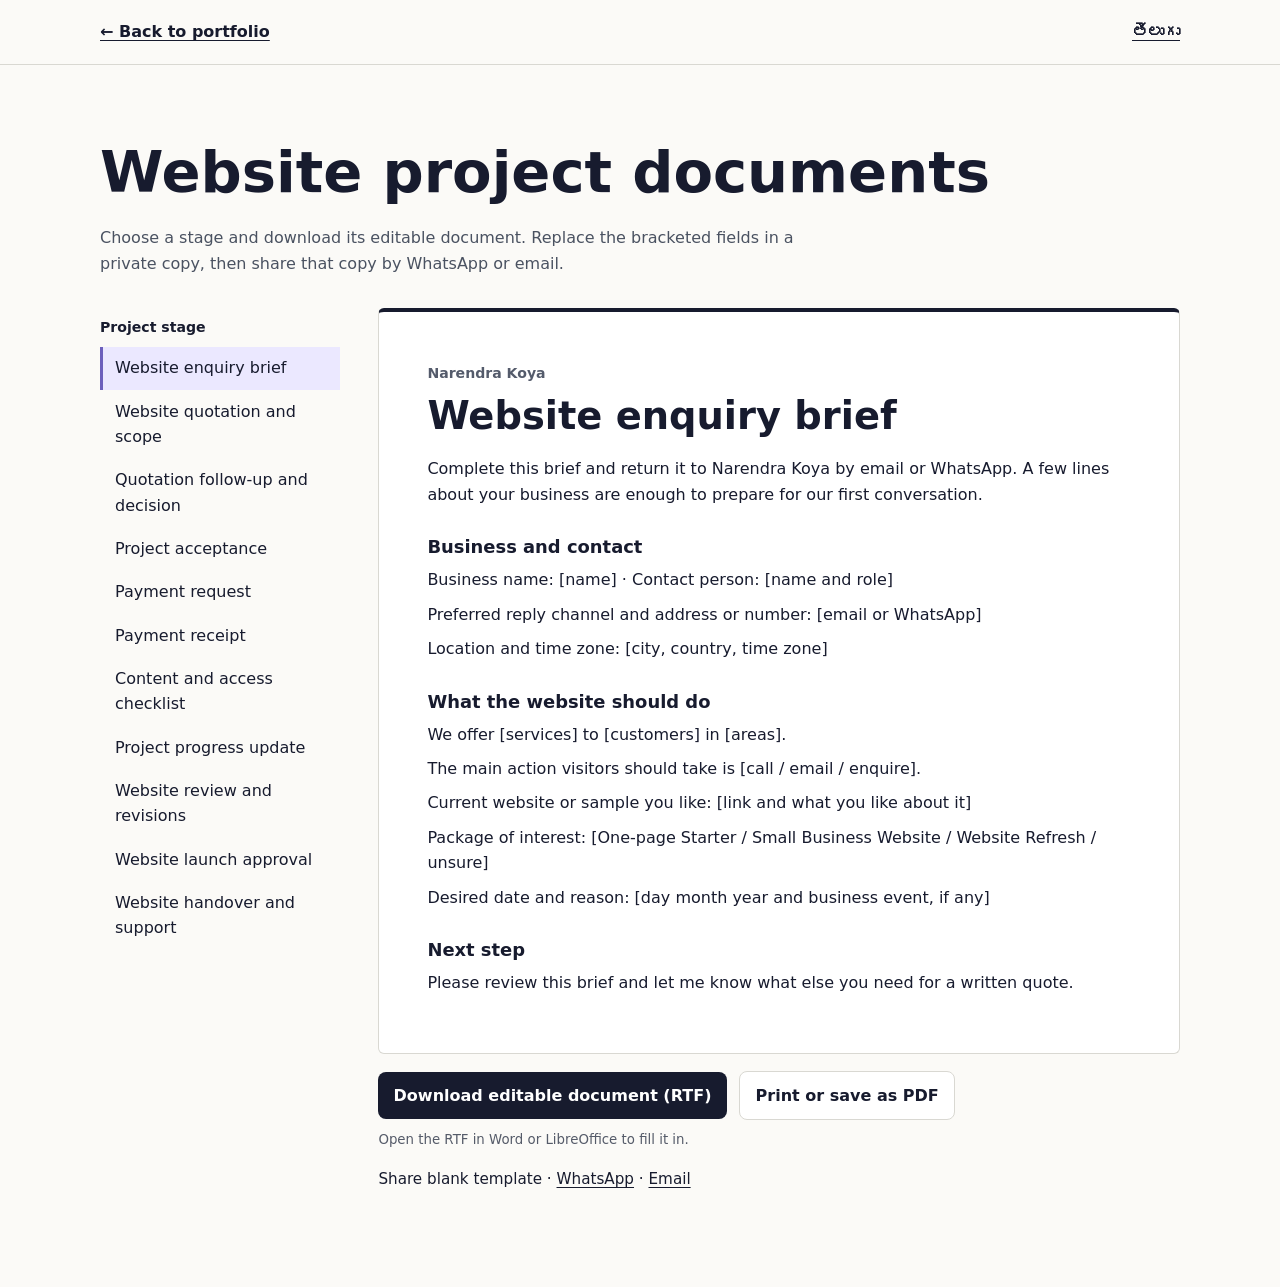
<file: client-documents/index.html>
<!doctype html>
<html lang="en">
<head>
  <meta charset="utf-8">
  <meta name="viewport" content="width=device-width,initial-scale=1">
  <title>Website project documents | Narendra Koya</title>
  <link rel="stylesheet" href="documents.css">
  <script src="documents.js" defer></script>
</head>
<body>
<a class="skip" href="#document">Skip to document</a>
<header><div class="wrap top"><a href="../index.html#process">← Back to portfolio</a>
<a id="language" href="te.html" lang="te" hreflang="te">తెలుగు</a></div></header>
<main class="wrap">
<div class="intro"><h1>Website project documents</h1><p>Choose a stage and download its editable document. Replace the bracketed fields in a private copy, then share that copy by WhatsApp or email.</p></div>
<div class="layout"><nav aria-label="Project stage"><div class="stage-label">Project stage</div>
<div class="stage-links"><a href="#enquiry">Website enquiry brief</a>
<a href="#quote">Website quotation and scope</a>
<a href="#follow-up">Quotation follow-up and decision</a>
<a href="#acceptance">Project acceptance</a>
<a href="#payment">Payment request</a>
<a href="#receipt">Payment receipt</a>
<a href="#onboarding">Content and access checklist</a>
<a href="#progress">Project progress update</a>
<a href="#review">Website review and revisions</a>
<a href="#launch">Website launch approval</a>
<a href="#handover">Website handover and support</a></div>
<select aria-label="Project stage" hidden><option value="enquiry">Website enquiry brief</option>
<option value="quote">Website quotation and scope</option>
<option value="follow-up">Quotation follow-up and decision</option>
<option value="acceptance">Project acceptance</option>
<option value="payment">Payment request</option>
<option value="receipt">Payment receipt</option>
<option value="onboarding">Content and access checklist</option>
<option value="progress">Project progress update</option>
<option value="review">Website review and revisions</option>
<option value="launch">Website launch approval</option>
<option value="handover">Website handover and support</option></select></nav>
<div id="document" tabindex="-1"><article class="sheet" id="enquiry" aria-labelledby="enquiry-title">
<div class="paper"><span class="byline">Narendra Koya</span>
<h2 id="enquiry-title" tabindex="-1">Website enquiry brief</h2>
<p>Complete this brief and return it to Narendra Koya by email or WhatsApp. A few lines about your business are enough to prepare for our first conversation.</p>
<h3>Business and contact</h3>
<p>Business name: [name] · Contact person: [name and role]</p>
<p>Preferred reply channel and address or number: [email or WhatsApp]</p>
<p>Location and time zone: [city, country, time zone]</p>
<h3>What the website should do</h3>
<p>We offer [services] to [customers] in [areas].</p>
<p>The main action visitors should take is [call / email / enquire].</p>
<p>Current website or sample you like: [link and what you like about it]</p>
<p>Package of interest: [One-page Starter / Small Business Website / Website Refresh / unsure]</p>
<p>Desired date and reason: [day month year and business event, if any]</p>
<h3>Next step</h3>
<p>Please review this brief and let me know what else you need for a written quote.</p></div>
<div class="actions"><a class="download" href="downloads/enquiry-en.rtf" download>Download editable document (RTF)</a>
<button class="print" type="button" hidden>Print or save as PDF</button></div>
<small>Open the RTF in Word or LibreOffice to fill it in.</small>
<p class="share">Share blank template · <a href="https://wa.me/?text=Share%20blank%20template%20%C2%B7%20Website%20enquiry%20brief%0Ahttps%3A%2F%2Fnarendrakoya999.github.io%2Fnarendra-koya-web-development-services%2Fclient-documents%2Findex.html%23enquiry" rel="noreferrer">WhatsApp</a>
· <a href="mailto:?subject=Share%20blank%20template%20%C2%B7%20Website%20enquiry%20brief&amp;body=Share%20blank%20template%20%C2%B7%20Website%20enquiry%20brief%0Ahttps%3A%2F%2Fnarendrakoya999.github.io%2Fnarendra-koya-web-development-services%2Fclient-documents%2Findex.html%23enquiry">Email</a></p></article>
<article class="sheet" id="quote" aria-labelledby="quote-title">
<div class="paper"><span class="byline">Narendra Koya</span>
<h2 id="quote-title" tabindex="-1">Website quotation and scope</h2>
<p>Narendra Koya prepared this quotation for [client and business] on [day month year]. Quote reference: [reference]. Valid until: [date].</p>
<h3>Deliverables</h3>
<p>Project and package: [name]. Business goal: [goal].</p>
<p>If you choose the advertised INR One-page Starter, the one-time fee is INR 4,999 for one mobile-friendly page, up to five sections, a call or email link and one revision round. For another currency or package, use the amount agreed below.</p>
<p>Pages or sections included: [list]. Enquiry route: [call / email / other agreed route].</p>
<p>Client supplies: [approved text, images, logo]. Revision rounds included: [number].</p>
<h3>Fees and schedule</h3>
<p>Currency (ISO code): [currency]. Development fee: [amount]. Agreed extras: [items and amounts].</p>
<p>Domain, hosting, email and ongoing maintenance: [client-provided or quoted separately].</p>
<p>Applicable taxes or fees, if any: [details]. Total payable: [currency and amount].</p>
<p>Payment milestones and due dates: [agreed terms]. Delivery target: [date and time zone], after [required content and approvals].</p>
<h3>Approval</h3>
<p>Please confirm the scope and written total or list the changes you would like. Work outside this scope will be quoted separately.</p></div>
<div class="actions"><a class="download" href="downloads/quote-en.rtf" download>Download editable document (RTF)</a>
<button class="print" type="button" hidden>Print or save as PDF</button></div>
<small>Open the RTF in Word or LibreOffice to fill it in.</small>
<p class="share">Share blank template · <a href="https://wa.me/?text=Share%20blank%20template%20%C2%B7%20Website%20quotation%20and%20scope%0Ahttps%3A%2F%2Fnarendrakoya999.github.io%2Fnarendra-koya-web-development-services%2Fclient-documents%2Findex.html%23quote" rel="noreferrer">WhatsApp</a>
· <a href="mailto:?subject=Share%20blank%20template%20%C2%B7%20Website%20quotation%20and%20scope&amp;body=Share%20blank%20template%20%C2%B7%20Website%20quotation%20and%20scope%0Ahttps%3A%2F%2Fnarendrakoya999.github.io%2Fnarendra-koya-web-development-services%2Fclient-documents%2Findex.html%23quote">Email</a></p></article>
<article class="sheet" id="follow-up" aria-labelledby="follow-up-title">
<div class="paper"><span class="byline">Narendra Koya</span>
<h2 id="follow-up-title" tabindex="-1">Quotation follow-up and decision</h2>
<p>Use this record on the follow-up date the client agreed to. Attach the quotation version below so both parties are reviewing the same offer.</p>
<h3>Quotation under review</h3>
<p>Client and project: [names]. Quote reference and date: [details]. Agreed total and currency: [details].</p>
<p>Follow-up date and preferred channel: [details]. Client question or requested change: [details].</p>
<h3>Decision and next action</h3>
<p>Please select: [go ahead / request a revised quote / revisit on an agreed date / close the enquiry].</p>
<p>Next action, owner and date: [details]. If the enquiry is closed, record the date and stop follow-ups.</p></div>
<div class="actions"><a class="download" href="downloads/follow-up-en.rtf" download>Download editable document (RTF)</a>
<button class="print" type="button" hidden>Print or save as PDF</button></div>
<small>Open the RTF in Word or LibreOffice to fill it in.</small>
<p class="share">Share blank template · <a href="https://wa.me/?text=Share%20blank%20template%20%C2%B7%20Quotation%20follow-up%20and%20decision%0Ahttps%3A%2F%2Fnarendrakoya999.github.io%2Fnarendra-koya-web-development-services%2Fclient-documents%2Findex.html%23follow-up" rel="noreferrer">WhatsApp</a>
· <a href="mailto:?subject=Share%20blank%20template%20%C2%B7%20Quotation%20follow-up%20and%20decision&amp;body=Share%20blank%20template%20%C2%B7%20Quotation%20follow-up%20and%20decision%0Ahttps%3A%2F%2Fnarendrakoya999.github.io%2Fnarendra-koya-web-development-services%2Fclient-documents%2Findex.html%23follow-up">Email</a></p></article>
<article class="sheet" id="acceptance" aria-labelledby="acceptance-title">
<div class="paper"><span class="byline">Narendra Koya</span>
<h2 id="acceptance-title" tabindex="-1">Project acceptance</h2>
<p>Use this record when both parties agree on the quotation. Return the completed approval to Narendra before work begins.</p>
<h3>Approved work</h3>
<p>Client and project: [names]. Quote reference, version and date: [details].</p>
<p>Accepted deliverables and revision allowance: [summary]. Agreed exceptions: [details or none].</p>
<p>Approved total and currency: [amount]. Payment milestones: [terms].</p>
<h3>Confirmation</h3>
<p>“I approve the scope and price in the quotation identified above. My approval contact is [name and email].”</p>
<p>Approved by: [name and role]. Date and time zone: [details].</p>
<p>Next action: [who supplies content or requests the agreed payment, and by when].</p></div>
<div class="actions"><a class="download" href="downloads/acceptance-en.rtf" download>Download editable document (RTF)</a>
<button class="print" type="button" hidden>Print or save as PDF</button></div>
<small>Open the RTF in Word or LibreOffice to fill it in.</small>
<p class="share">Share blank template · <a href="https://wa.me/?text=Share%20blank%20template%20%C2%B7%20Project%20acceptance%0Ahttps%3A%2F%2Fnarendrakoya999.github.io%2Fnarendra-koya-web-development-services%2Fclient-documents%2Findex.html%23acceptance" rel="noreferrer">WhatsApp</a>
· <a href="mailto:?subject=Share%20blank%20template%20%C2%B7%20Project%20acceptance&amp;body=Share%20blank%20template%20%C2%B7%20Project%20acceptance%0Ahttps%3A%2F%2Fnarendrakoya999.github.io%2Fnarendra-koya-web-development-services%2Fclient-documents%2Findex.html%23acceptance">Email</a></p></article>
<article class="sheet" id="payment" aria-labelledby="payment-title">
<div class="paper"><span class="byline">Narendra Koya</span>
<h2 id="payment-title" tabindex="-1">Payment request</h2>
<p>Narendra Koya requests the agreed payment for [project] from [client]. This is a request for payment. A receipt follows after funds are verified.</p>
<h3>Payment details</h3>
<p>Request reference and date: [reference and date]. Related quote: [reference].</p>
<p>Milestone: [advance / progress / final]. Currency and amount now due: [details].</p>
<p>Previously received: [amount]. Due date: [day month year].</p>
<p>Agreed payment method: [method]. Payment instructions: [provide through a verified private channel].</p>
<h3>Next step</h3>
<p>Please include [project reference] with your payment and reply with the transaction reference. I will confirm receipt after checking the payment.</p></div>
<div class="actions"><a class="download" href="downloads/payment-en.rtf" download>Download editable document (RTF)</a>
<button class="print" type="button" hidden>Print or save as PDF</button></div>
<small>Open the RTF in Word or LibreOffice to fill it in.</small>
<p class="share">Share blank template · <a href="https://wa.me/?text=Share%20blank%20template%20%C2%B7%20Payment%20request%0Ahttps%3A%2F%2Fnarendrakoya999.github.io%2Fnarendra-koya-web-development-services%2Fclient-documents%2Findex.html%23payment" rel="noreferrer">WhatsApp</a>
· <a href="mailto:?subject=Share%20blank%20template%20%C2%B7%20Payment%20request&amp;body=Share%20blank%20template%20%C2%B7%20Payment%20request%0Ahttps%3A%2F%2Fnarendrakoya999.github.io%2Fnarendra-koya-web-development-services%2Fclient-documents%2Findex.html%23payment">Email</a></p></article>
<article class="sheet" id="receipt" aria-labelledby="receipt-title">
<div class="paper"><span class="byline">Narendra Koya</span>
<h2 id="receipt-title" tabindex="-1">Payment receipt</h2>
<p>Issue this receipt only after verifying the funds received for the project.</p>
<h3>Receipt record</h3>
<p>Receipt number and issue date: [details]. Issued by: [provider]. Received from: [client].</p>
<p>Project and payment request reference: [details]. Payment received on: [date].</p>
<p>Currency and verified amount received: [details]. Milestone: [advance / progress / final].</p>
<p>Method and transaction reference: [method and limited reference].</p>
<p>Balance remaining in the agreed currency: [amount]. Next due date, if applicable: [date].</p>
<h3>Acknowledgement</h3>
<p>I confirm receipt of the amount recorded above. Prepared by: [name]. Contact for corrections: [email].</p></div>
<div class="actions"><a class="download" href="downloads/receipt-en.rtf" download>Download editable document (RTF)</a>
<button class="print" type="button" hidden>Print or save as PDF</button></div>
<small>Open the RTF in Word or LibreOffice to fill it in.</small>
<p class="share">Share blank template · <a href="https://wa.me/?text=Share%20blank%20template%20%C2%B7%20Payment%20receipt%0Ahttps%3A%2F%2Fnarendrakoya999.github.io%2Fnarendra-koya-web-development-services%2Fclient-documents%2Findex.html%23receipt" rel="noreferrer">WhatsApp</a>
· <a href="mailto:?subject=Share%20blank%20template%20%C2%B7%20Payment%20receipt&amp;body=Share%20blank%20template%20%C2%B7%20Payment%20receipt%0Ahttps%3A%2F%2Fnarendrakoya999.github.io%2Fnarendra-koya-web-development-services%2Fclient-documents%2Findex.html%23receipt">Email</a></p></article>
<article class="sheet" id="onboarding" aria-labelledby="onboarding-title">
<div class="paper"><span class="byline">Narendra Koya</span>
<h2 id="onboarding-title" tabindex="-1">Content and access checklist</h2>
<p>For [project], [client contact] and Narendra will use this checklist to agree what is ready to build.</p>
<h3>Client supplies</h3>
<p>Business display name, service descriptions, service areas and opening hours: [status / owner].</p>
<p>Logo, photos and approved copy: [private folder link]. Permission to publish these assets: [confirmed by / date].</p>
<p>Public phone, email and enquiry destination: [approved details].</p>
<p>Domain and hosting account owner: [name]. Access via account invitation: [pending / granted].</p>
<h3>Ready to start</h3>
<p>Items still needed: [item, owner, due date]. Content approval contact: [name].</p>
<p>Build start and target preview date: [dates and time zone]. Share invitations privately; keep passwords out of this document.</p></div>
<div class="actions"><a class="download" href="downloads/onboarding-en.rtf" download>Download editable document (RTF)</a>
<button class="print" type="button" hidden>Print or save as PDF</button></div>
<small>Open the RTF in Word or LibreOffice to fill it in.</small>
<p class="share">Share blank template · <a href="https://wa.me/?text=Share%20blank%20template%20%C2%B7%20Content%20and%20access%20checklist%0Ahttps%3A%2F%2Fnarendrakoya999.github.io%2Fnarendra-koya-web-development-services%2Fclient-documents%2Findex.html%23onboarding" rel="noreferrer">WhatsApp</a>
· <a href="mailto:?subject=Share%20blank%20template%20%C2%B7%20Content%20and%20access%20checklist&amp;body=Share%20blank%20template%20%C2%B7%20Content%20and%20access%20checklist%0Ahttps%3A%2F%2Fnarendrakoya999.github.io%2Fnarendra-koya-web-development-services%2Fclient-documents%2Findex.html%23onboarding">Email</a></p></article>
<article class="sheet" id="progress" aria-labelledby="progress-title">
<div class="paper"><span class="byline">Narendra Koya</span>
<h2 id="progress-title" tabindex="-1">Project progress update</h2>
<p>Update for [client and project] from Narendra Koya. Reporting period: [dates]. Quote reference: [reference].</p>
<h3>Work this period</h3>
<p>Completed: [specific pages or tasks]. Ready to preview: [private preview link and version].</p>
<p>In progress: [current work]. Remaining: [next deliverables].</p>
<h3>Client action</h3>
<p>Decision or material needed: [item]. Responsible person and due date: [details].</p>
<p>Effect on timing or scope: [details or none]. Next update: [date and time zone].</p></div>
<div class="actions"><a class="download" href="downloads/progress-en.rtf" download>Download editable document (RTF)</a>
<button class="print" type="button" hidden>Print or save as PDF</button></div>
<small>Open the RTF in Word or LibreOffice to fill it in.</small>
<p class="share">Share blank template · <a href="https://wa.me/?text=Share%20blank%20template%20%C2%B7%20Project%20progress%20update%0Ahttps%3A%2F%2Fnarendrakoya999.github.io%2Fnarendra-koya-web-development-services%2Fclient-documents%2Findex.html%23progress" rel="noreferrer">WhatsApp</a>
· <a href="mailto:?subject=Share%20blank%20template%20%C2%B7%20Project%20progress%20update&amp;body=Share%20blank%20template%20%C2%B7%20Project%20progress%20update%0Ahttps%3A%2F%2Fnarendrakoya999.github.io%2Fnarendra-koya-web-development-services%2Fclient-documents%2Findex.html%23progress">Email</a></p></article>
<article class="sheet" id="review" aria-labelledby="review-title">
<div class="paper"><span class="byline">Narendra Koya</span>
<h2 id="review-title" tabindex="-1">Website review and revisions</h2>
<p>Review version [version and date] at [private preview link]. Send one consolidated list from [approval contact] by [date and time zone].</p>
<h3>Review checklist</h3>
<p>Check business information, spelling, prices and image permissions: [comments].</p>
<p>On a phone, try the menu and the main enquiry action. Does it reach the intended destination? [result].</p>
<h3>Revision list</h3>
<p>Item 1 — Page or section: [where]. Current content: [what you see]. Requested change: [what it should say or do].</p>
<p>Item 2 — Page or section: [where]. Requested change: [detail]. Add more rows if needed.</p>
<h3>Review decision</h3>
<p>[Revision requested / ready for final launch approval]. Reviewer and date: [details]. Any new scope requires a separate written quote.</p></div>
<div class="actions"><a class="download" href="downloads/review-en.rtf" download>Download editable document (RTF)</a>
<button class="print" type="button" hidden>Print or save as PDF</button></div>
<small>Open the RTF in Word or LibreOffice to fill it in.</small>
<p class="share">Share blank template · <a href="https://wa.me/?text=Share%20blank%20template%20%C2%B7%20Website%20review%20and%20revisions%0Ahttps%3A%2F%2Fnarendrakoya999.github.io%2Fnarendra-koya-web-development-services%2Fclient-documents%2Findex.html%23review" rel="noreferrer">WhatsApp</a>
· <a href="mailto:?subject=Share%20blank%20template%20%C2%B7%20Website%20review%20and%20revisions&amp;body=Share%20blank%20template%20%C2%B7%20Website%20review%20and%20revisions%0Ahttps%3A%2F%2Fnarendrakoya999.github.io%2Fnarendra-koya-web-development-services%2Fclient-documents%2Findex.html%23review">Email</a></p></article>
<article class="sheet" id="launch" aria-labelledby="launch-title">
<div class="paper"><span class="byline">Narendra Koya</span>
<h2 id="launch-title" tabindex="-1">Website launch approval</h2>
<p>Complete this approval for the exact preview version and destination you have reviewed.</p>
<h3>Release details</h3>
<p>Client and project: [names]. Preview version or commit: [reference and link].</p>
<p>Production domain: [address]. Requested launch window: [date, time, time zone].</p>
<p>Approved content and contact details checked by: [name and date].</p>
<p>Outstanding items and agreed action: [details or none]. Agreed payment milestone status: [status].</p>
<h3>Client decision</h3>
<p>Select one: [hold for changes / approve launch of the version above].</p>
<p>Approved by: [name and role]. Date: [date]. Narendra to confirm the live URL after publishing.</p></div>
<div class="actions"><a class="download" href="downloads/launch-en.rtf" download>Download editable document (RTF)</a>
<button class="print" type="button" hidden>Print or save as PDF</button></div>
<small>Open the RTF in Word or LibreOffice to fill it in.</small>
<p class="share">Share blank template · <a href="https://wa.me/?text=Share%20blank%20template%20%C2%B7%20Website%20launch%20approval%0Ahttps%3A%2F%2Fnarendrakoya999.github.io%2Fnarendra-koya-web-development-services%2Fclient-documents%2Findex.html%23launch" rel="noreferrer">WhatsApp</a>
· <a href="mailto:?subject=Share%20blank%20template%20%C2%B7%20Website%20launch%20approval&amp;body=Share%20blank%20template%20%C2%B7%20Website%20launch%20approval%0Ahttps%3A%2F%2Fnarendrakoya999.github.io%2Fnarendra-koya-web-development-services%2Fclient-documents%2Findex.html%23launch">Email</a></p></article>
<article class="sheet" id="handover" aria-labelledby="handover-title">
<div class="paper"><span class="byline">Narendra Koya</span>
<h2 id="handover-title" tabindex="-1">Website handover and support</h2>
<p>Use this record after launch so the client can access the website, renew services and request help.</p>
<h3>Delivery record</h3>
<p>Client, project and handover date: [details]. Live URL and released version: [details].</p>
<p>Source files or repository access: [private invitation or link]. Client verified access on: [date].</p>
<p>Domain registrar, account owner and renewal date: [details]. Hosting provider, owner and renewal date: [details].</p>
<h3>Support and sign-off</h3>
<p>How to request a correction: [channel]. Agreed support period and included fixes: [terms].</p>
<p>New content, additional pages and future maintenance: [quote or arrangement].</p>
<p>Final payment or receipt reference: [reference and status]. Next agreed check-in: [date or none].</p>
<p>Client acknowledgement: “I can open the live site and access the agreed accounts and files.” Name and date: [details].</p></div>
<div class="actions"><a class="download" href="downloads/handover-en.rtf" download>Download editable document (RTF)</a>
<button class="print" type="button" hidden>Print or save as PDF</button></div>
<small>Open the RTF in Word or LibreOffice to fill it in.</small>
<p class="share">Share blank template · <a href="https://wa.me/?text=Share%20blank%20template%20%C2%B7%20Website%20handover%20and%20support%0Ahttps%3A%2F%2Fnarendrakoya999.github.io%2Fnarendra-koya-web-development-services%2Fclient-documents%2Findex.html%23handover" rel="noreferrer">WhatsApp</a>
· <a href="mailto:?subject=Share%20blank%20template%20%C2%B7%20Website%20handover%20and%20support&amp;body=Share%20blank%20template%20%C2%B7%20Website%20handover%20and%20support%0Ahttps%3A%2F%2Fnarendrakoya999.github.io%2Fnarendra-koya-web-development-services%2Fclient-documents%2Findex.html%23handover">Email</a></p></article></div></div></main>
</body></html>
</file>
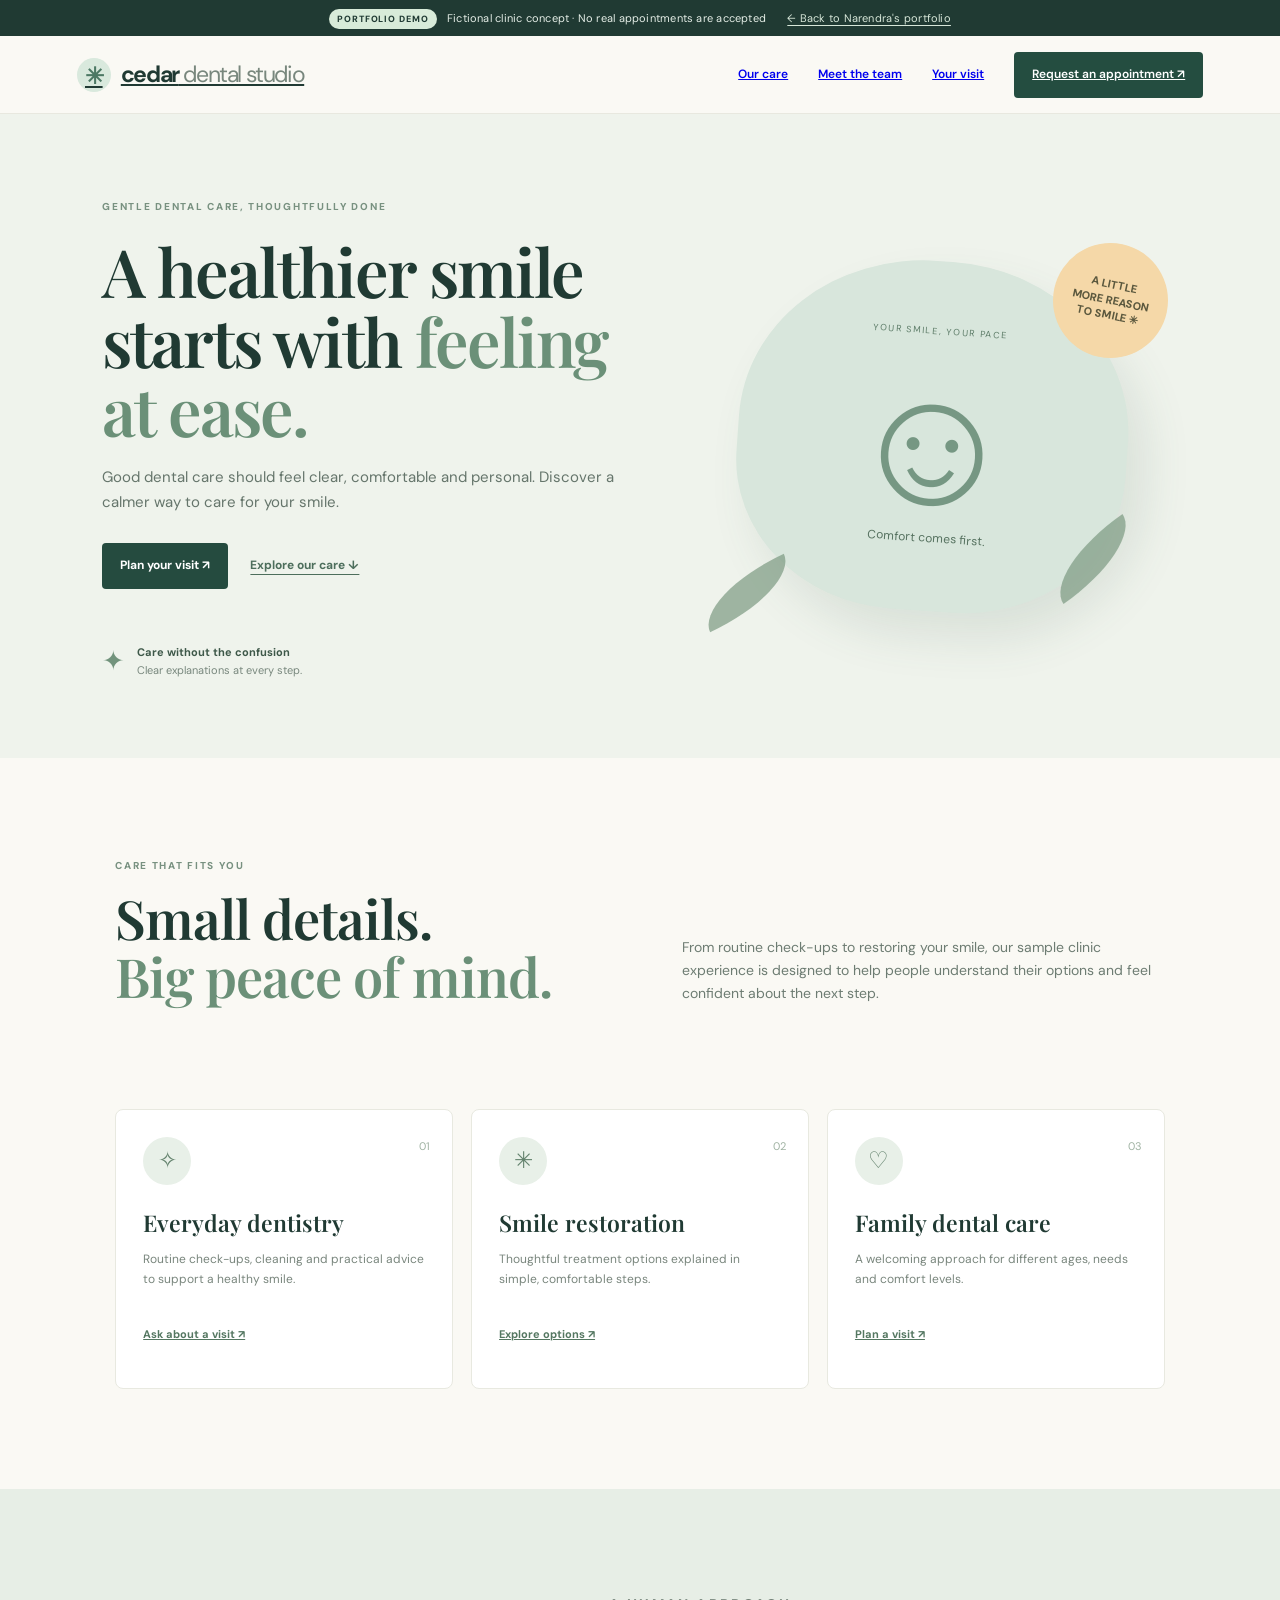
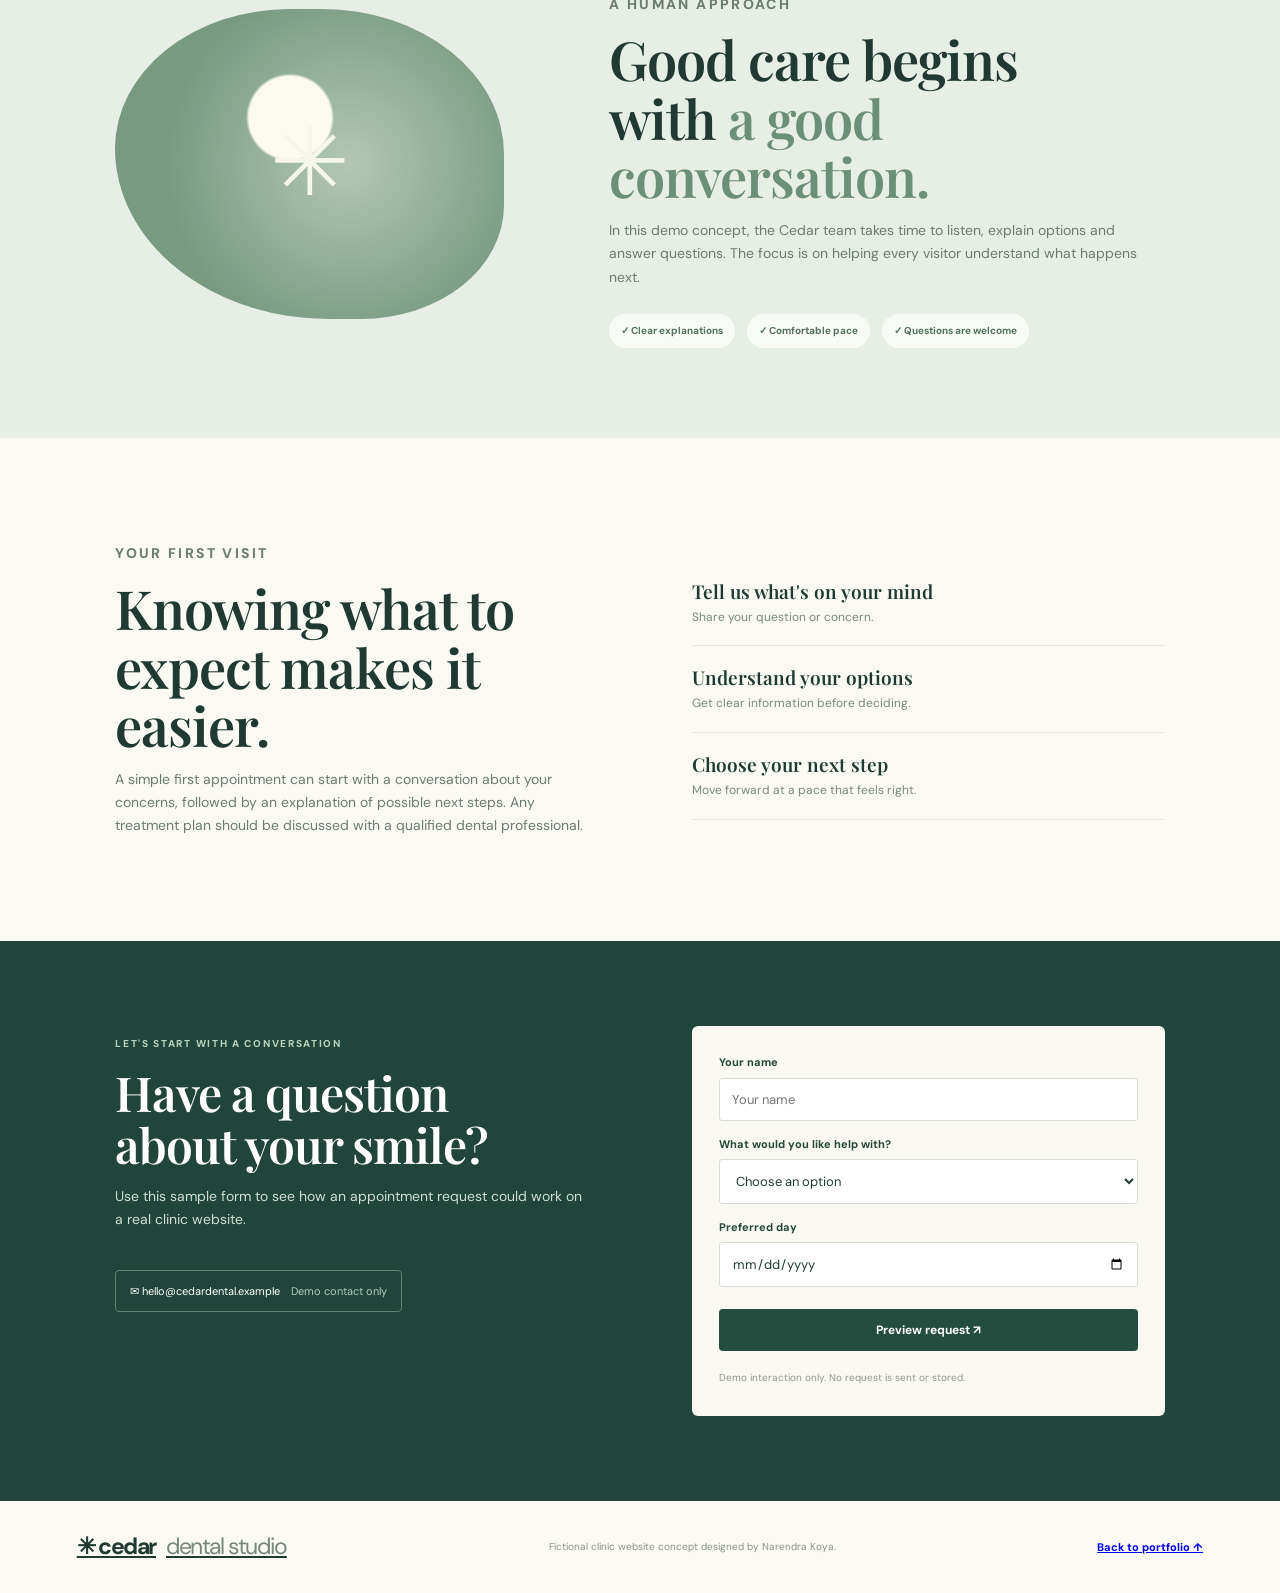
<file: demos/clinic/index.html>
<!doctype html>
<html lang="en"><head><meta charset="utf-8"><meta name="viewport" content="width=device-width,initial-scale=1"><meta name="theme-color" content="#183d35"><meta name="description" content="A fictional dental clinic website concept created by Narendra Koya to demonstrate responsive frontend design."><title>Cedar Dental Studio | Demo Website Concept</title><link rel="preconnect" href="https://fonts.googleapis.com"><link rel="preconnect" href="https://fonts.gstatic.com" crossorigin><link href="https://fonts.googleapis.com/css2?family=DM+Sans:wght@400;500;600;700&family=Playfair+Display:wght@500;600;700&display=swap" rel="stylesheet"><link rel="stylesheet" href="style.css"></head>
<body class="clinic"><div class="demo-banner"><span>PORTFOLIO DEMO</span> Fictional clinic concept · No real appointments are accepted <a href="../../index.html#work">← Back to Narendra's portfolio</a></div>
<header class="header"><a class="logo" href="#home"><span class="logo-mark">✳</span><span>cedar<span class="logo-light"> dental studio</span></span></a><button class="menu-toggle" aria-expanded="false" aria-controls="nav" aria-label="Open navigation">☰</button><nav id="nav"><a href="#care">Our care</a><a href="#team">Meet the team</a><a href="#visit">Your visit</a><a class="nav-button" href="#appointment">Request an appointment ↗</a></nav></header>
<main id="home"><section class="hero"><div class="hero-copy"><p class="eyebrow">GENTLE DENTAL CARE, THOUGHTFULLY DONE</p><h1>A healthier smile starts with <em>feeling at ease.</em></h1><p class="lead">Good dental care should feel clear, comfortable and personal. Discover a calmer way to care for your smile.</p><div class="actions"><a class="button primary" href="#appointment">Plan your visit ↗</a><a class="text-button" href="#care">Explore our care ↓</a></div><div class="hero-note"><span>✦</span><p><b>Care without the confusion</b><br>Clear explanations at every step.</p></div></div><div class="hero-visual"><div class="visual-card card-back"><span>YOUR SMILE, YOUR PACE</span><div class="abstract-smile">☺</div><small>Comfort comes first.</small></div><div class="visual-stamp">A LITTLE<br>MORE REASON<br>TO SMILE ✳</div><div class="visual-leaf leaf-one"></div><div class="visual-leaf leaf-two"></div></div></section>
<section class="intro" id="care"><div><p class="eyebrow">CARE THAT FITS YOU</p><h2>Small details.<br><em>Big peace of mind.</em></h2></div><p>From routine check-ups to restoring your smile, our sample clinic experience is designed to help people understand their options and feel confident about the next step.</p></section>
<section class="services"><article><span>01</span><div class="service-icon">✧</div><h3>Everyday dentistry</h3><p>Routine check-ups, cleaning and practical advice to support a healthy smile.</p><a href="#appointment">Ask about a visit ↗</a></article><article><span>02</span><div class="service-icon">✳</div><h3>Smile restoration</h3><p>Thoughtful treatment options explained in simple, comfortable steps.</p><a href="#appointment">Explore options ↗</a></article><article><span>03</span><div class="service-icon">♡</div><h3>Family dental care</h3><p>A welcoming approach for different ages, needs and comfort levels.</p><a href="#appointment">Plan a visit ↗</a></article></section>
<section class="team" id="team"><div class="team-shape">✳</div><div><p class="eyebrow">A HUMAN APPROACH</p><h2>Good care begins<br>with <em>a good conversation.</em></h2><p>In this demo concept, the Cedar team takes time to listen, explain options and answer questions. The focus is on helping every visitor understand what happens next.</p><div class="team-points"><span>✓ Clear explanations</span><span>✓ Comfortable pace</span><span>✓ Questions are welcome</span></div></div></section>
<section class="visit" id="visit"><div><p class="eyebrow">YOUR FIRST VISIT</p><h2>Knowing what to expect makes it easier.</h2><p>A simple first appointment can start with a conversation about your concerns, followed by an explanation of possible next steps. Any treatment plan should be discussed with a qualified dental professional.</p></div><ol><li><b>Tell us what's on your mind</b><span>Share your question or concern.</span></li><li><b>Understand your options</b><span>Get clear information before deciding.</span></li><li><b>Choose your next step</b><span>Move forward at a pace that feels right.</span></li></ol></section>
<section class="appointment" id="appointment"><div><p class="eyebrow">LET'S START WITH A CONVERSATION</p><h2>Have a question<br>about your smile?</h2><p>Use this sample form to see how an appointment request could work on a real clinic website.</p><div class="contact-chip">✉ hello@cedardental.example <span>Demo contact only</span></div></div><form id="demo-form" method="dialog" hidden><label>Your name<input name="name" required placeholder="Your name"></label><label>What would you like help with?<select required name="reason"><option value="">Choose an option</option><option>Routine check-up</option><option>Tooth pain or concern</option><option>Cosmetic dentistry</option><option>Family appointment</option><option>Something else</option></select></label><label>Preferred day<input name="day" type="date"></label><button class="button dark" type="submit">Preview request ↗</button><p id="form-status" role="status" aria-live="polite"></p><small>Demo interaction only. No request is sent or stored.</small></form><noscript><p>Enable JavaScript to try the sample form.</p></noscript></section></main>
<footer><a class="logo" href="#home">✳ cedar<span class="logo-light"> dental studio</span></a><p>Fictional clinic website concept designed by Narendra Koya.</p><a href="../../index.html#work">Back to portfolio ↑</a></footer><script src="script.js"></script></body></html>
</file>
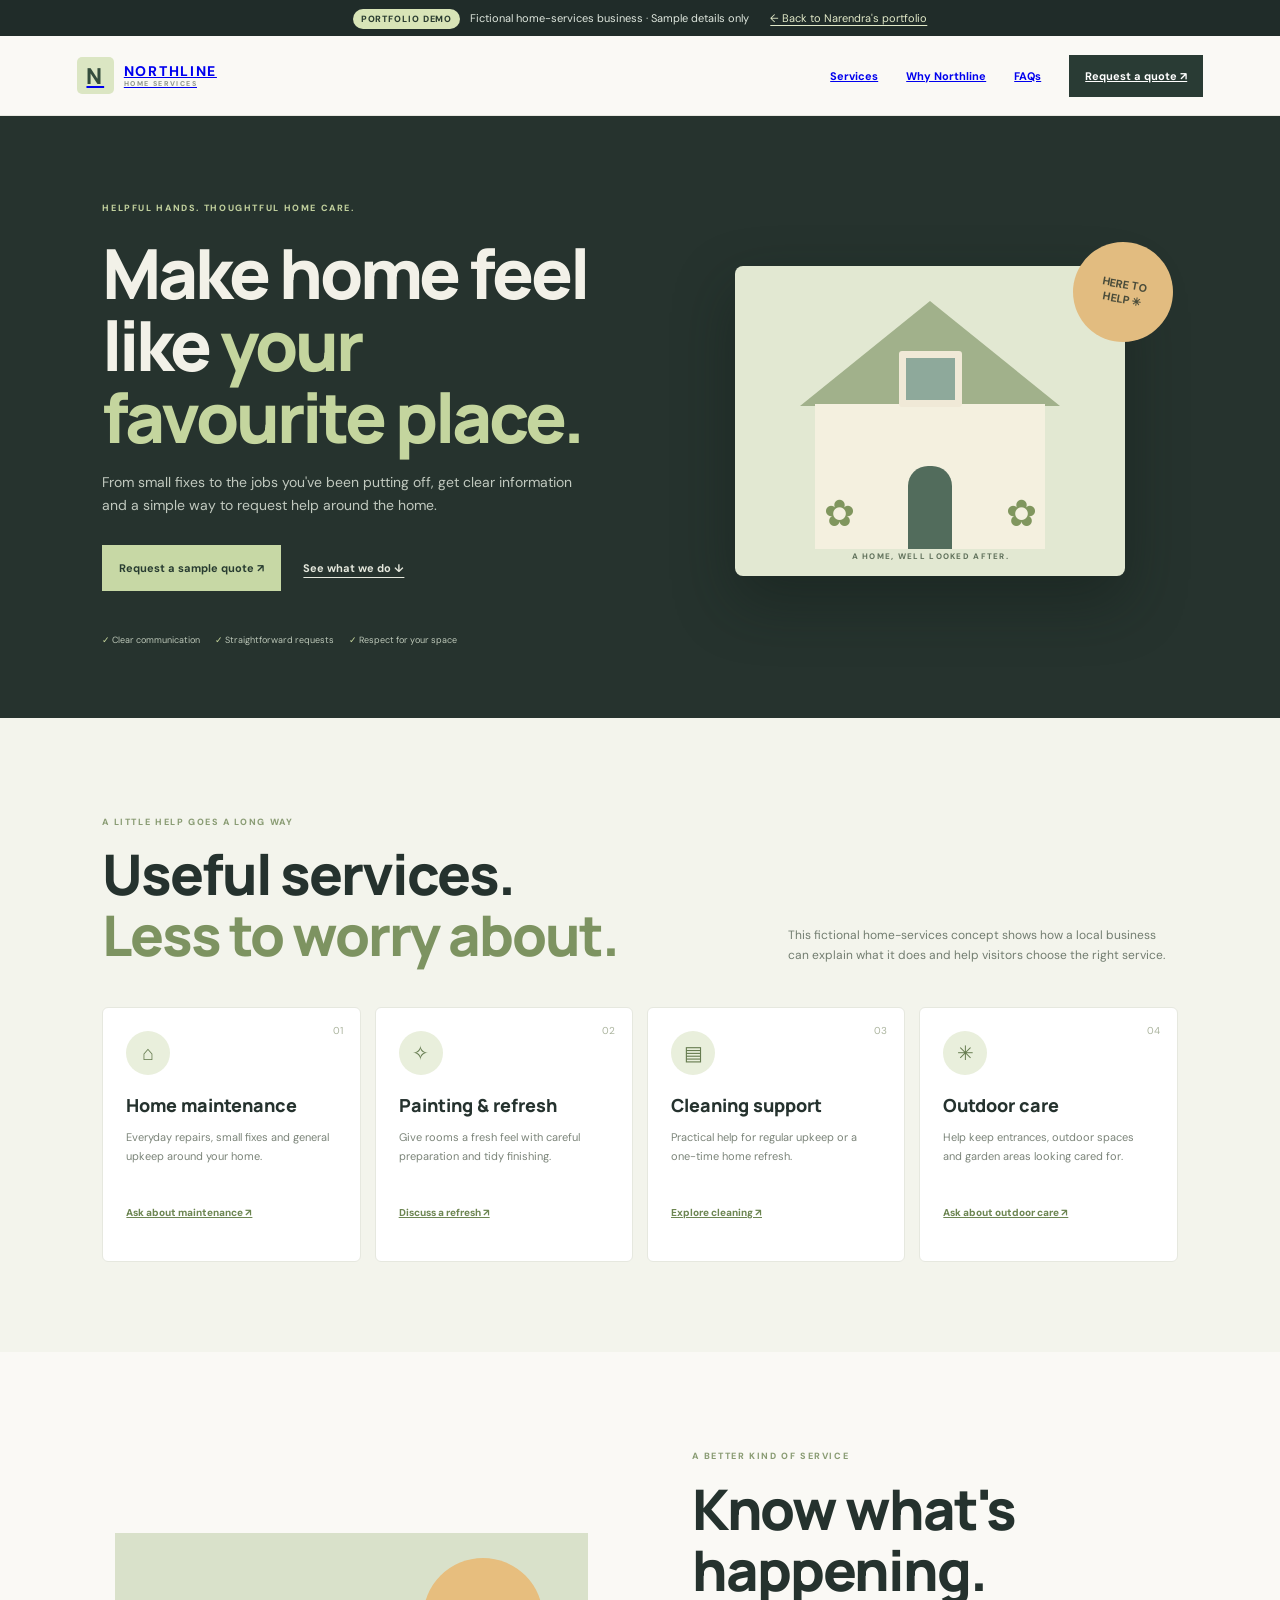
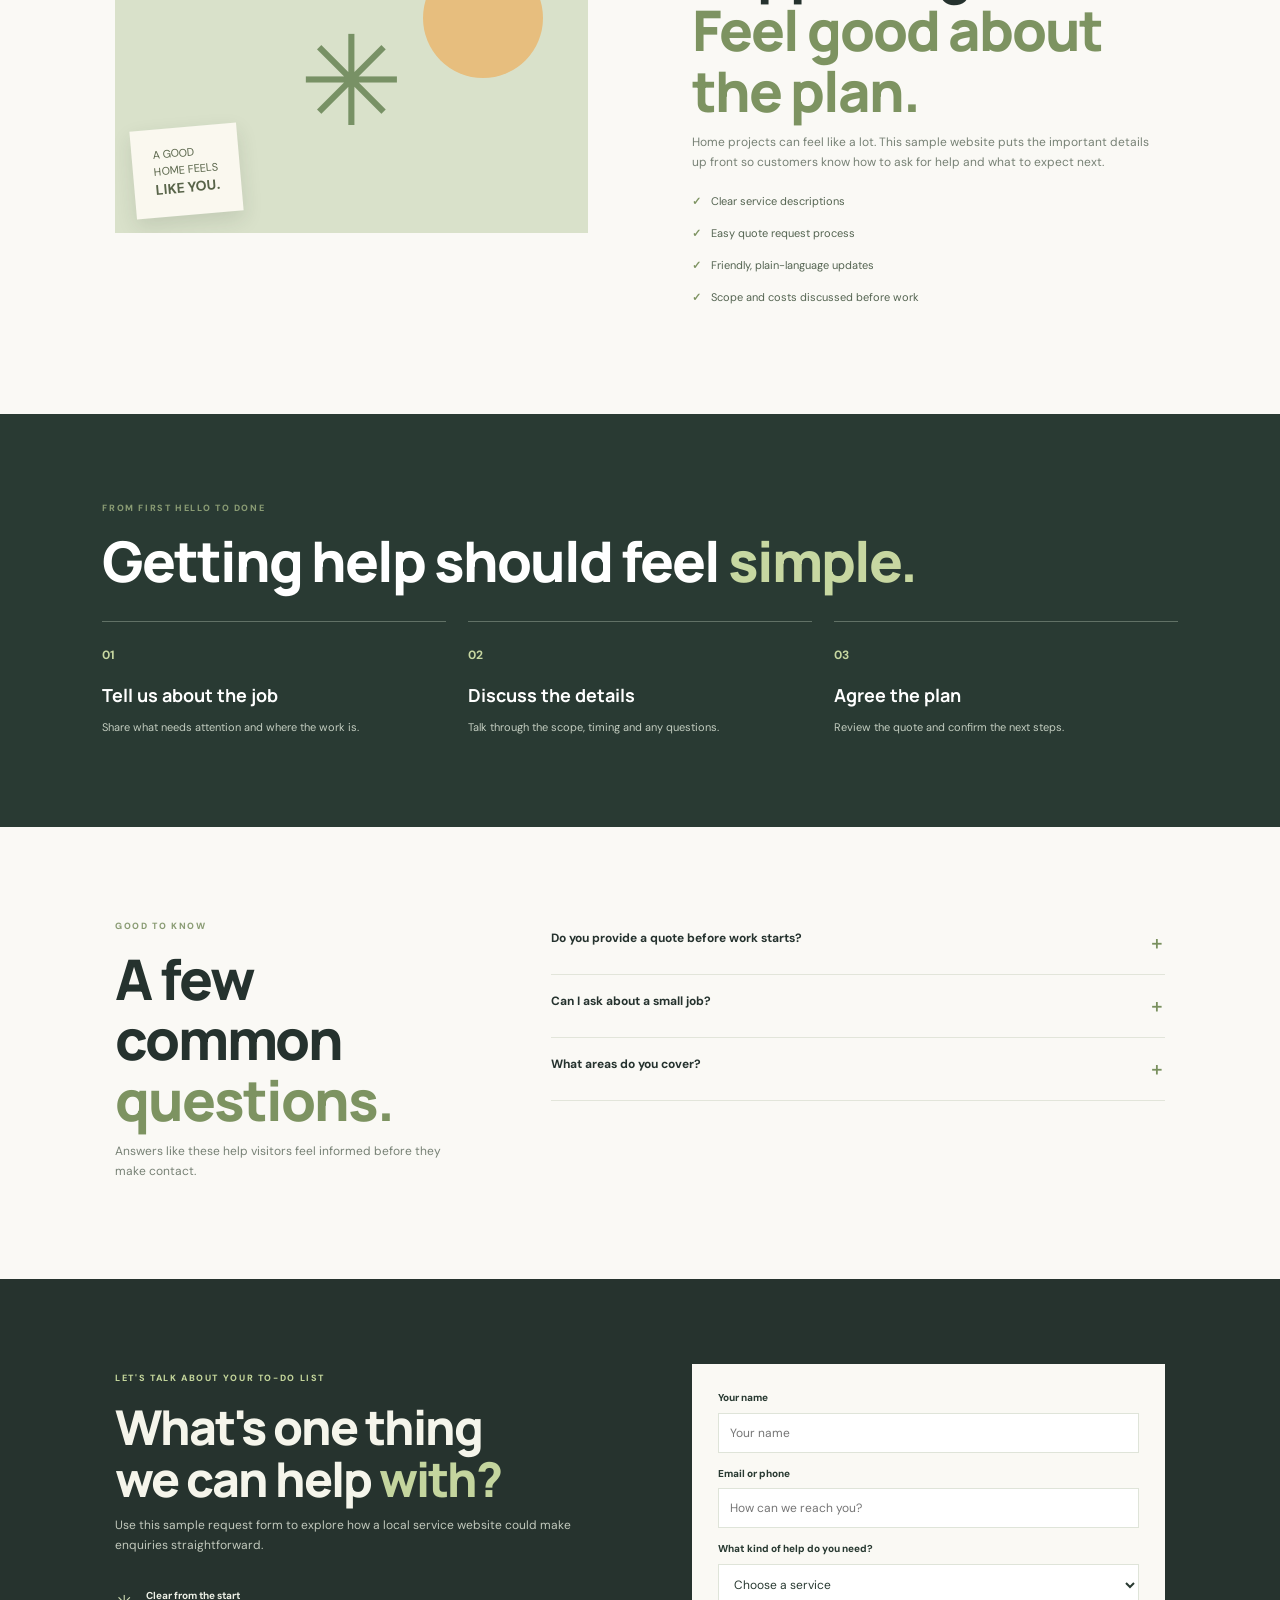
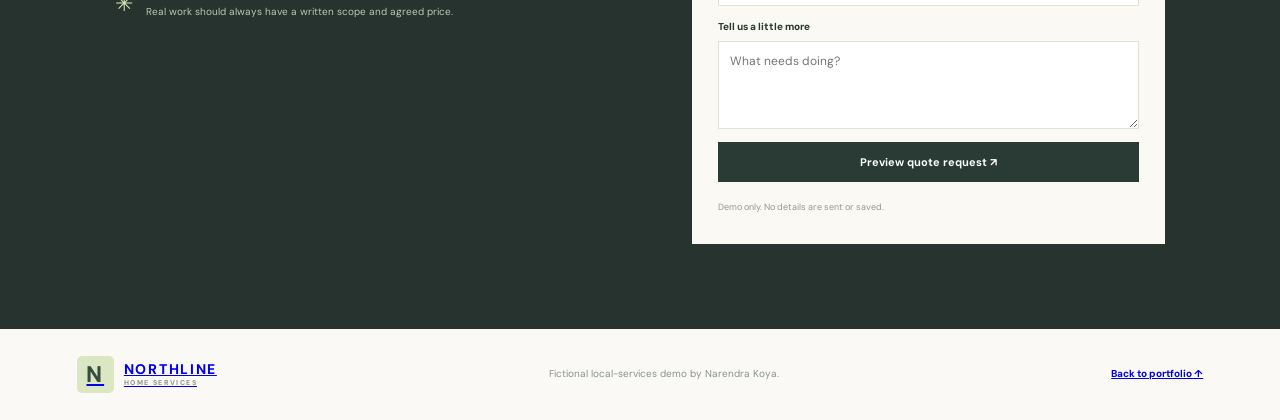
<file: demos/home-services/index.html>
<!doctype html>
<html lang="en"><head><meta charset="utf-8"><meta name="viewport" content="width=device-width,initial-scale=1"><meta name="theme-color" content="#202c29"><meta name="description" content="A fictional home services website concept created by Narendra Koya."><title>Northline Home Services | Demo Website</title><link rel="preconnect" href="https://fonts.googleapis.com"><link rel="preconnect" href="https://fonts.gstatic.com" crossorigin><link href="https://fonts.googleapis.com/css2?family=DM+Sans:wght@400;500;600;700&family=Manrope:wght@400;500;600;700;800&display=swap" rel="stylesheet"><link rel="stylesheet" href="style.css"></head>
<body><div class="demo-banner"><span>PORTFOLIO DEMO</span> Fictional home-services business · Sample details only <a href="../../index.html#work">← Back to Narendra's portfolio</a></div><header><a href="#home" class="brand"><span class="brand-icon">N</span><span>NORTHLINE <small>HOME SERVICES</small></span></a><button class="menu-toggle" aria-expanded="false" aria-controls="nav" aria-label="Open navigation">☰</button><nav id="nav"><a href="#services">Services</a><a href="#why">Why Northline</a><a href="#faq">FAQs</a><a class="nav-cta" href="#quote">Request a quote ↗</a></nav></header>
<main id="home"><section class="hero"><div class="hero-copy"><span class="eyebrow">HELPFUL HANDS. THOUGHTFUL HOME CARE.</span><h1>Make home feel like <em>your favourite place.</em></h1><p>From small fixes to the jobs you've been putting off, get clear information and a simple way to request help around the home.</p><div class="hero-actions"><a class="button" href="#quote">Request a sample quote ↗</a><a href="#services" class="plain-link">See what we do ↓</a></div><div class="trust-points"><span>✓ Clear communication</span><span>✓ Straightforward requests</span><span>✓ Respect for your space</span></div></div><div class="hero-art"><div class="house-card"><div class="window"></div><div class="roof"></div><div class="house-body"><div class="door"></div><div class="plant plant-left">✿</div><div class="plant plant-right">✿</div></div><div class="house-caption">A HOME, WELL LOOKED AFTER.</div></div><span class="art-badge">HERE TO<br>HELP ✳</span></div></section>
<section class="service-section" id="services"><div class="section-heading"><div><span class="eyebrow">A LITTLE HELP GOES A LONG WAY</span><h2>Useful services.<br><em>Less to worry about.</em></h2></div><p>This fictional home-services concept shows how a local business can explain what it does and help visitors choose the right service.</p></div><div class="service-grid"><article><span class="number">01</span><div class="service-icon">⌂</div><h3>Home maintenance</h3><p>Everyday repairs, small fixes and general upkeep around your home.</p><a href="#quote">Ask about maintenance ↗</a></article><article><span class="number">02</span><div class="service-icon">✧</div><h3>Painting & refresh</h3><p>Give rooms a fresh feel with careful preparation and tidy finishing.</p><a href="#quote">Discuss a refresh ↗</a></article><article><span class="number">03</span><div class="service-icon">▤</div><h3>Cleaning support</h3><p>Practical help for regular upkeep or a one-time home refresh.</p><a href="#quote">Explore cleaning ↗</a></article><article><span class="number">04</span><div class="service-icon">✳</div><h3>Outdoor care</h3><p>Help keep entrances, outdoor spaces and garden areas looking cared for.</p><a href="#quote">Ask about outdoor care ↗</a></article></div></section>
<section class="why" id="why"><div class="why-art"><div class="sun"></div><div class="plant-stem">✳</div><div class="note-card">A GOOD<br>HOME FEELS<br><b>LIKE YOU.</b></div></div><div><span class="eyebrow">A BETTER KIND OF SERVICE</span><h2>Know what's happening.<br><em>Feel good about the plan.</em></h2><p>Home projects can feel like a lot. This sample website puts the important details up front so customers know how to ask for help and what to expect next.</p><ul><li>Clear service descriptions</li><li>Easy quote request process</li><li>Friendly, plain-language updates</li><li>Scope and costs discussed before work</li></ul></div></section>
<section class="steps"><span class="eyebrow">FROM FIRST HELLO TO DONE</span><h2>Getting help should feel <em>simple.</em></h2><div class="step-grid"><article><b>01</b><h3>Tell us about the job</h3><p>Share what needs attention and where the work is.</p></article><article><b>02</b><h3>Discuss the details</h3><p>Talk through the scope, timing and any questions.</p></article><article><b>03</b><h3>Agree the plan</h3><p>Review the quote and confirm the next steps.</p></article></div></section>
<section class="faq" id="faq"><div><span class="eyebrow">GOOD TO KNOW</span><h2>A few common<br><em>questions.</em></h2><p>Answers like these help visitors feel informed before they make contact.</p></div><div class="faq-list"><details><summary>Do you provide a quote before work starts?<span>＋</span></summary><p>A real provider should explain the proposed work and costs clearly before you agree to proceed.</p></details><details><summary>Can I ask about a small job?<span>＋</span></summary><p>This sample concept welcomes enquiries about both small maintenance tasks and larger projects.</p></details><details><summary>What areas do you cover?<span>＋</span></summary><p>A live business website should list its real service area here. This demo intentionally uses no real location.</p></details></div></section>
<section class="quote-section" id="quote"><div><span class="eyebrow">LET'S TALK ABOUT YOUR TO-DO LIST</span><h2>What's one thing<br>we can help <em>with?</em></h2><p>Use this sample request form to explore how a local service website could make enquiries straightforward.</p><div class="quote-note">✳ <span><b>Clear from the start</b><br>Real work should always have a written scope and agreed price.</span></div></div><form id="quote-form" method="dialog" hidden><label>Your name<input name="name" required placeholder="Your name"></label><label>Email or phone<input name="contact" required placeholder="How can we reach you?"></label><label>What kind of help do you need?<select name="service" required><option value="">Choose a service</option><option>Home maintenance</option><option>Painting & refresh</option><option>Cleaning support</option><option>Outdoor care</option><option>Something else</option></select></label><label>Tell us a little more<textarea name="details" rows="4" placeholder="What needs doing?"></textarea></label><button type="submit" class="button dark">Preview quote request ↗</button><p id="quote-status" role="status" aria-live="polite"></p><small>Demo only. No details are sent or saved.</small></form><noscript><p>Enable JavaScript to try the sample form.</p></noscript></section></main><footer><a href="#home" class="brand"><span class="brand-icon">N</span><span>NORTHLINE <small>HOME SERVICES</small></span></a><p>Fictional local-services demo by Narendra Koya.</p><a href="../../index.html#work">Back to portfolio ↑</a></footer><script src="script.js"></script></body></html>
</file>
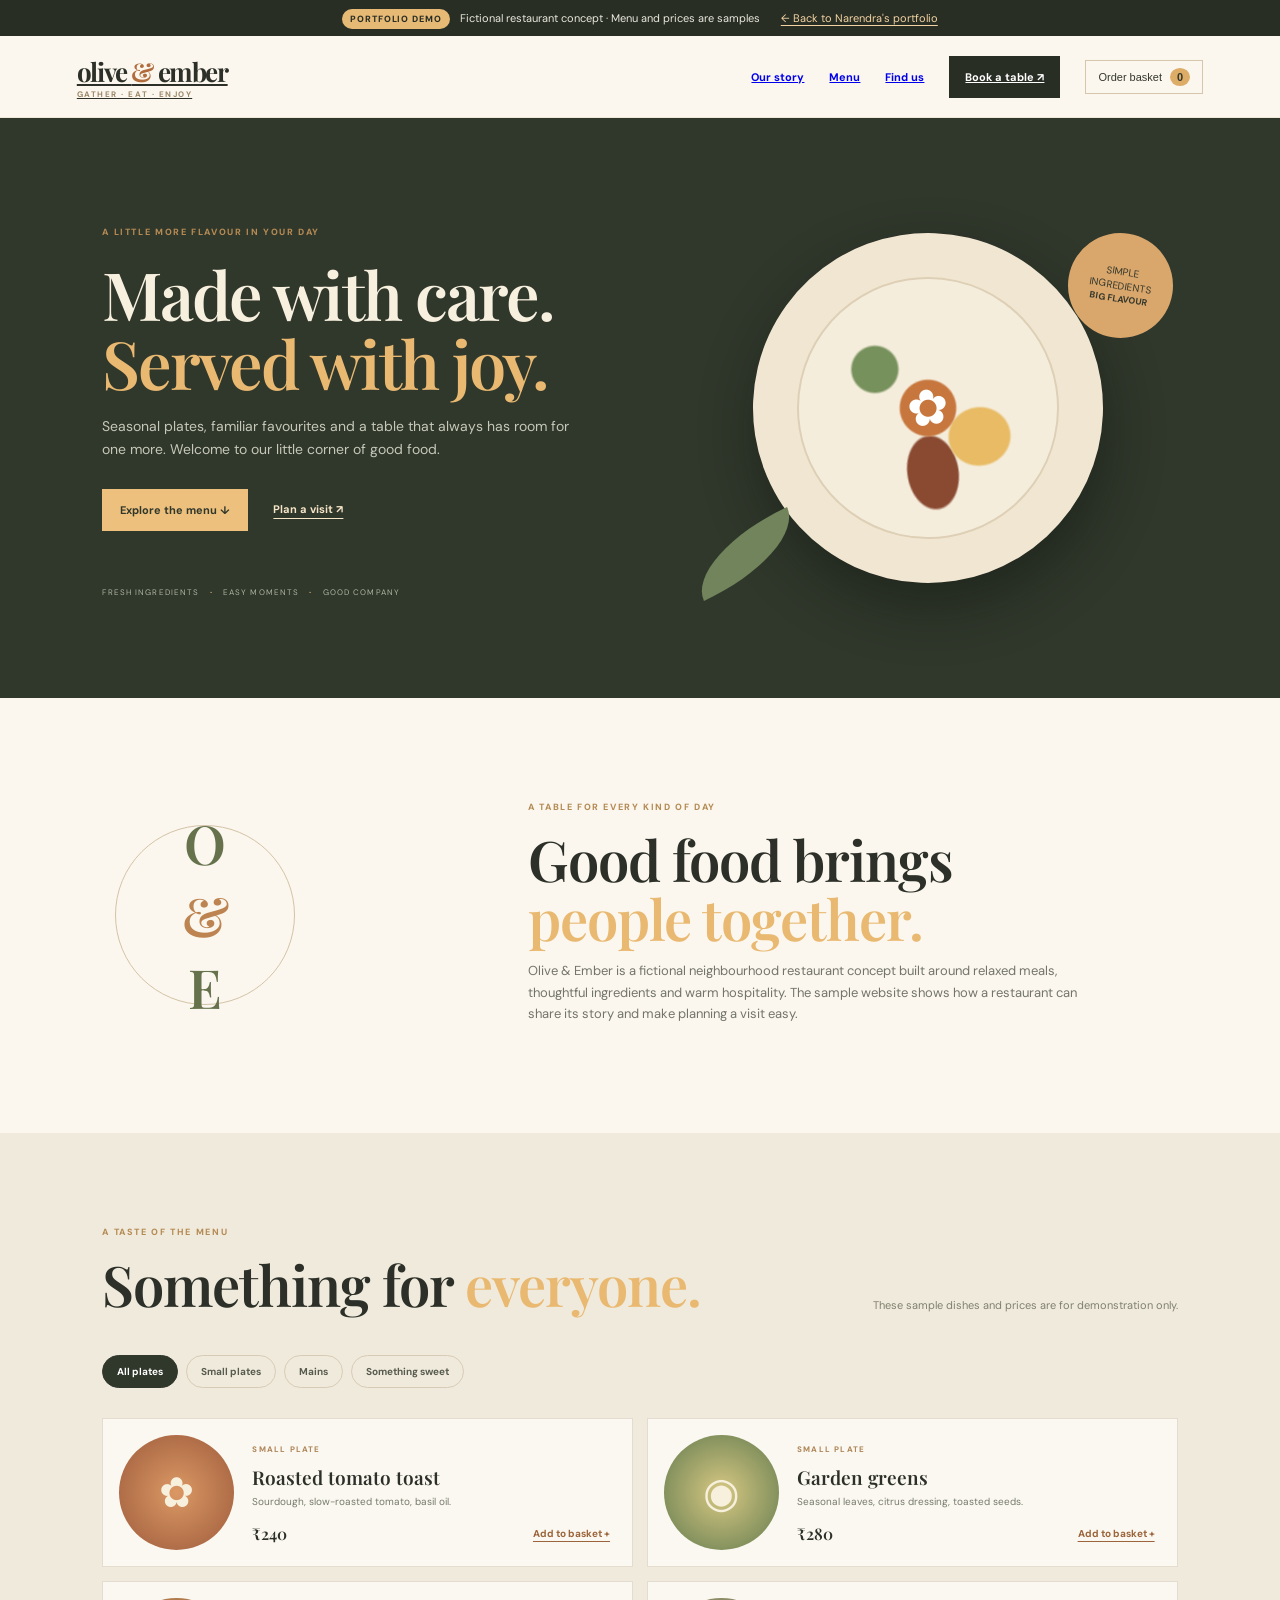
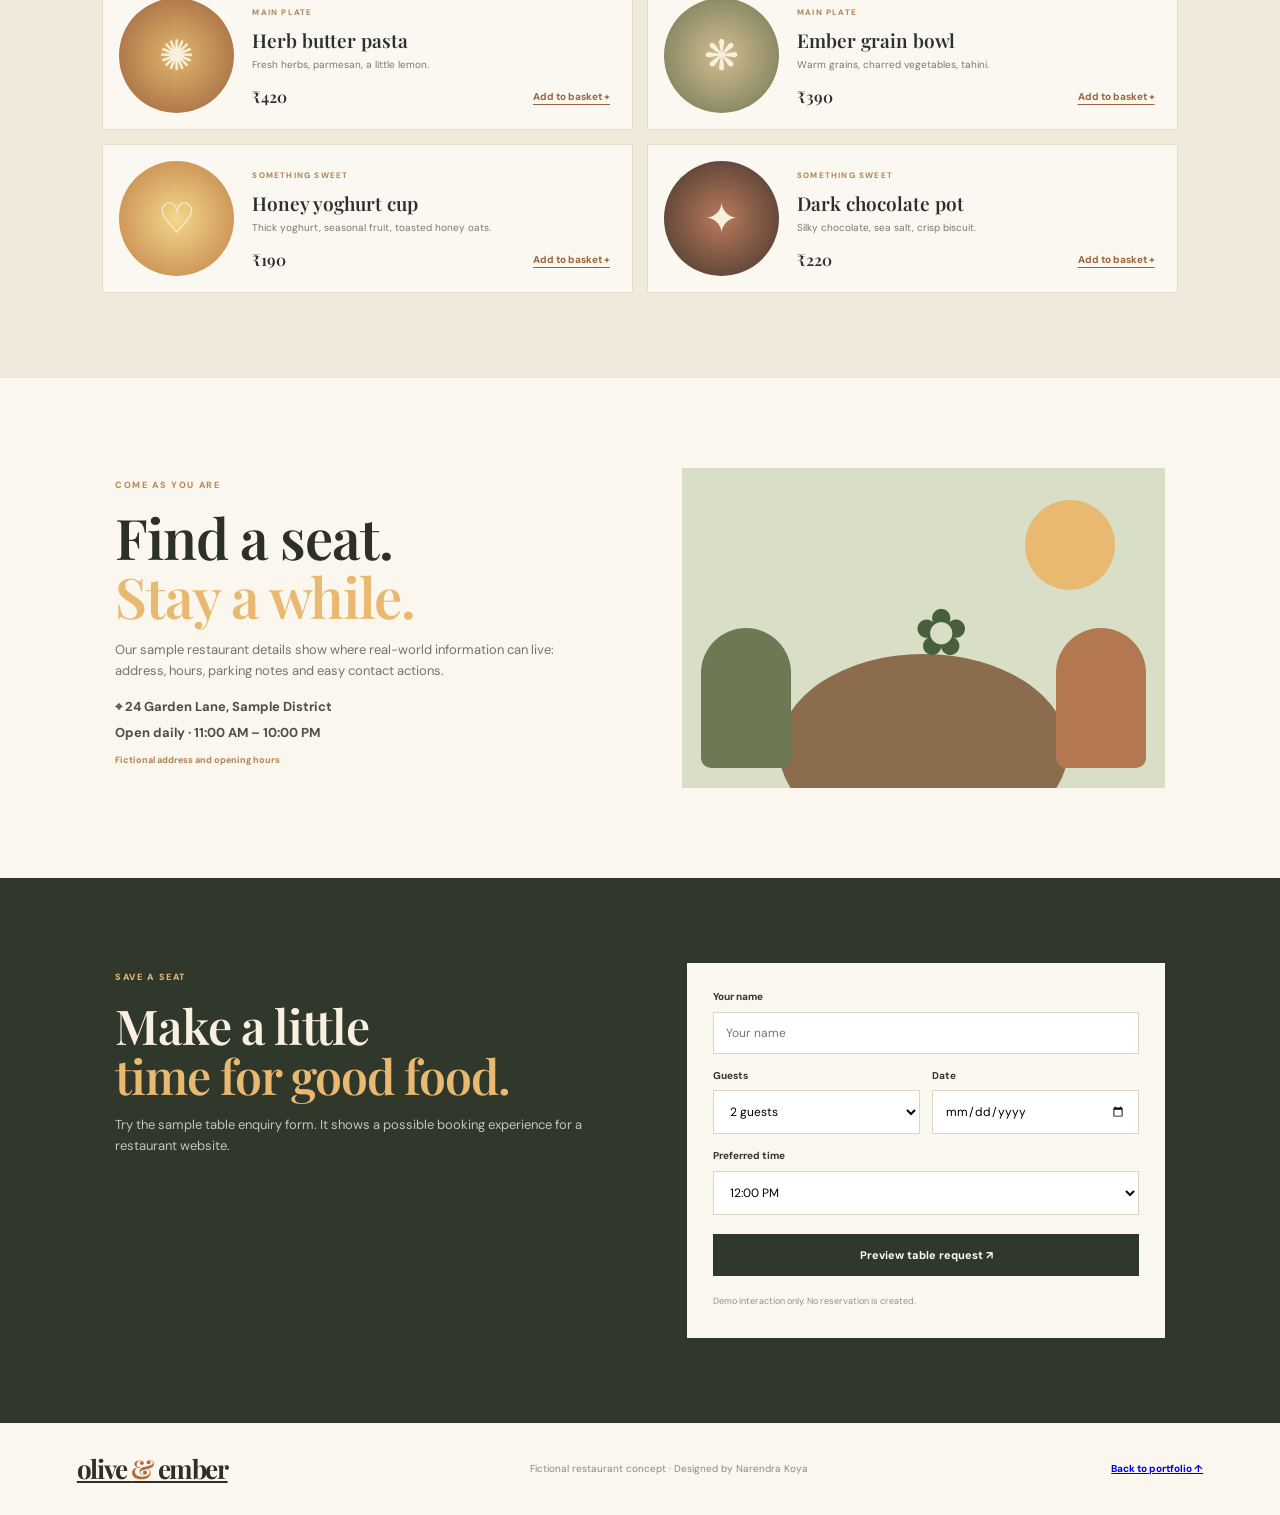
<file: demos/restaurant/index.html>
<!doctype html>
<html lang="en"><head><meta charset="utf-8"><meta name="viewport" content="width=device-width,initial-scale=1"><meta name="theme-color" content="#282d25"><meta name="description" content="A fictional restaurant website concept created by Narendra Koya."><title>Olive & Ember | Restaurant Demo Website</title><link rel="preconnect" href="https://fonts.googleapis.com"><link rel="preconnect" href="https://fonts.gstatic.com" crossorigin><link href="https://fonts.googleapis.com/css2?family=DM+Sans:wght@400;500;600;700&family=Playfair+Display:wght@500;600;700&display=swap" rel="stylesheet"><link rel="stylesheet" href="style.css"></head>
<body><div class="demo-banner"><span>PORTFOLIO DEMO</span> Fictional restaurant concept · Menu and prices are samples <a href="../../index.html#work">← Back to Narendra's portfolio</a></div><header><a class="brand" href="#home">olive <i>&</i> ember<span>GATHER · EAT · ENJOY</span></a><button class="menu-toggle" aria-expanded="false" aria-controls="nav" aria-label="Open navigation">☰</button><nav id="nav"><a href="#story">Our story</a><a href="#menu">Menu</a><a href="#visit">Find us</a><a href="#booking" class="nav-btn">Book a table ↗</a><button class="basket" id="basket-button" type="button">Order basket <b id="basket-count">0</b></button></nav></header>
<main id="home"><section class="hero"><div class="hero-copy"><span class="eyebrow">A LITTLE MORE FLAVOUR IN YOUR DAY</span><h1>Made with care.<br><em>Served with joy.</em></h1><p>Seasonal plates, familiar favourites and a table that always has room for one more. Welcome to our little corner of good food.</p><div class="hero-actions"><a class="btn light" href="#menu">Explore the menu ↓</a><a class="hero-link" href="#booking">Plan a visit ↗</a></div><div class="hero-foot">FRESH INGREDIENTS <b>·</b> EASY MOMENTS <b>·</b> GOOD COMPANY</div></div><div class="food-visual"><div class="plate"><div class="dish"><span>✿</span></div></div><div class="food-note">SIMPLE<br>INGREDIENTS<br><b>BIG FLAVOUR</b></div><div class="olive-leaf"></div></div></section>
<section class="story" id="story"><div class="story-mark">O<span>&</span>E</div><div><span class="eyebrow">A TABLE FOR EVERY KIND OF DAY</span><h2>Good food brings<br><em>people together.</em></h2><p>Olive & Ember is a fictional neighbourhood restaurant concept built around relaxed meals, thoughtful ingredients and warm hospitality. The sample website shows how a restaurant can share its story and make planning a visit easy.</p></div></section>
<section class="menu-section" id="menu"><div class="section-head"><div><span class="eyebrow">A TASTE OF THE MENU</span><h2>Something for <em>everyone.</em></h2></div><p>These sample dishes and prices are for demonstration only.</p></div><div class="filters" role="group" aria-label="Filter menu"><button class="filter active" data-filter="all">All plates</button><button class="filter" data-filter="small">Small plates</button><button class="filter" data-filter="mains">Mains</button><button class="filter" data-filter="sweet">Something sweet</button></div><div class="menu-grid"><article class="menu-item" data-category="small"><div class="dish-art art-one">✿</div><div><span>SMALL PLATE</span><h3>Roasted tomato toast</h3><p>Sourdough, slow-roasted tomato, basil oil.</p><div class="item-foot"><b>₹240</b><button class="add-item" data-name="Roasted tomato toast" data-price="240">Add to basket +</button></div></div></article><article class="menu-item" data-category="small"><div class="dish-art art-two">◉</div><div><span>SMALL PLATE</span><h3>Garden greens</h3><p>Seasonal leaves, citrus dressing, toasted seeds.</p><div class="item-foot"><b>₹280</b><button class="add-item" data-name="Garden greens" data-price="280">Add to basket +</button></div></div></article><article class="menu-item" data-category="mains"><div class="dish-art art-three">✺</div><div><span>MAIN PLATE</span><h3>Herb butter pasta</h3><p>Fresh herbs, parmesan, a little lemon.</p><div class="item-foot"><b>₹420</b><button class="add-item" data-name="Herb butter pasta" data-price="420">Add to basket +</button></div></div></article><article class="menu-item" data-category="mains"><div class="dish-art art-four">❋</div><div><span>MAIN PLATE</span><h3>Ember grain bowl</h3><p>Warm grains, charred vegetables, tahini.</p><div class="item-foot"><b>₹390</b><button class="add-item" data-name="Ember grain bowl" data-price="390">Add to basket +</button></div></div></article><article class="menu-item" data-category="sweet"><div class="dish-art art-five">♡</div><div><span>SOMETHING SWEET</span><h3>Honey yoghurt cup</h3><p>Thick yoghurt, seasonal fruit, toasted honey oats.</p><div class="item-foot"><b>₹190</b><button class="add-item" data-name="Honey yoghurt cup" data-price="190">Add to basket +</button></div></div></article><article class="menu-item" data-category="sweet"><div class="dish-art art-six">✦</div><div><span>SOMETHING SWEET</span><h3>Dark chocolate pot</h3><p>Silky chocolate, sea salt, crisp biscuit.</p><div class="item-foot"><b>₹220</b><button class="add-item" data-name="Dark chocolate pot" data-price="220">Add to basket +</button></div></div></article></div><div class="basket-panel" id="basket-panel" hidden><div><b>Your sample basket</b><p id="basket-items">No items yet.</p></div><div class="basket-total">Total <b id="basket-total">₹0</b></div><button id="clear-basket" class="clear-button">Clear basket</button><small>Demo only: no order is placed and no payment is collected.</small></div></section>
<section class="visit" id="visit"><div><span class="eyebrow">COME AS YOU ARE</span><h2>Find a seat.<br><em>Stay a while.</em></h2><p>Our sample restaurant details show where real-world information can live: address, hours, parking notes and easy contact actions.</p><p class="sample-address">⌖ 24 Garden Lane, Sample District<br>Open daily · 11:00 AM – 10:00 PM<br><small>Fictional address and opening hours</small></p></div><div class="visit-art"><div class="sun"></div><div class="table-shape"></div><div class="chair chair-a"></div><div class="chair chair-b"></div><div class="plant">✿</div></div></section>
<section class="booking" id="booking"><div><span class="eyebrow">SAVE A SEAT</span><h2>Make a little<br><em>time for good food.</em></h2><p>Try the sample table enquiry form. It shows a possible booking experience for a restaurant website.</p></div><form id="booking-form" method="dialog" hidden><label>Your name<input name="name" required placeholder="Your name"></label><div class="form-row"><label>Guests<select name="guests"><option>2 guests</option><option>1 guest</option><option>3 guests</option><option>4 guests</option><option>5+ guests</option></select></label><label>Date<input type="date" name="date" required></label></div><label>Preferred time<select name="time"><option>12:00 PM</option><option>1:00 PM</option><option>6:00 PM</option><option>7:00 PM</option><option>8:00 PM</option></select></label><button class="btn dark" type="submit">Preview table request ↗</button><p id="booking-status" role="status" aria-live="polite"></p><small>Demo interaction only. No reservation is created.</small></form><noscript><p>Enable JavaScript to try the sample form.</p></noscript></section></main><footer><a class="brand" href="#home">olive <i>&</i> ember</a><p>Fictional restaurant concept · Designed by Narendra Koya</p><a href="../../index.html#work">Back to portfolio ↑</a></footer><script src="script.js"></script></body></html>
</file>
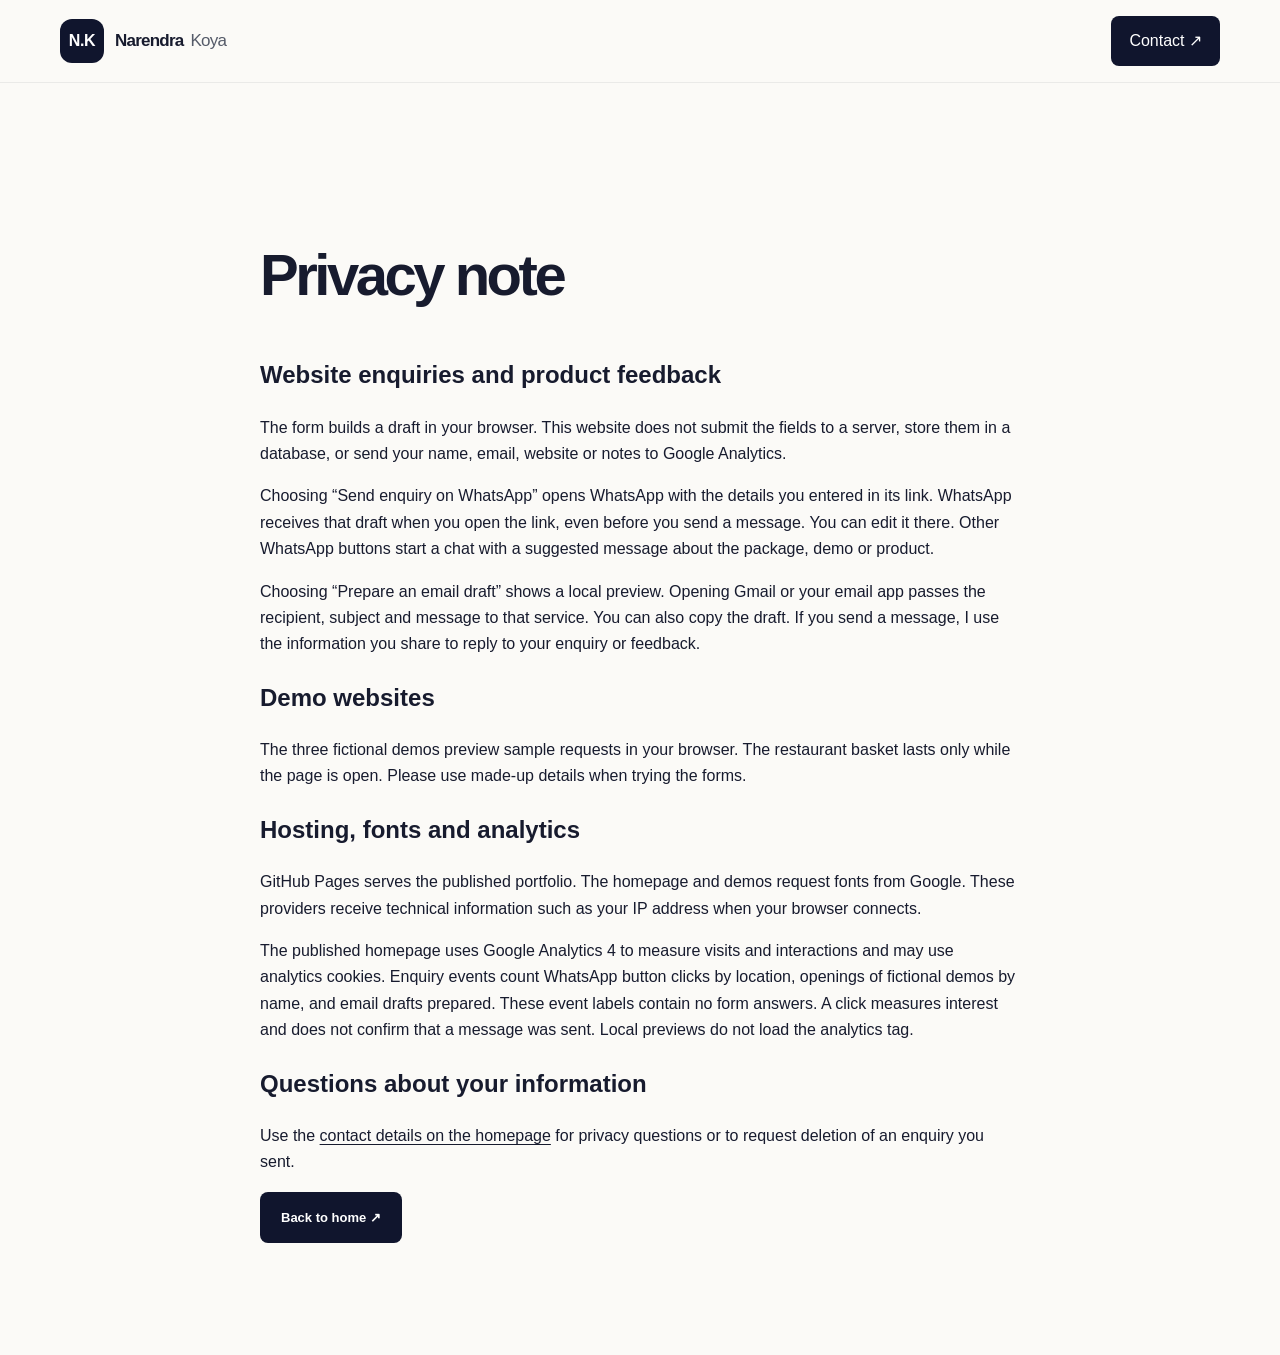
<file: privacy.html>
<!doctype html>
<html lang="en">
<head>
  <meta charset="utf-8">
  <meta name="viewport" content="width=device-width,initial-scale=1">
  <meta name="robots" content="noindex">
  <title>Privacy note | Narendra Koya</title>
  <link rel="stylesheet" href="style.css">
</head>
<body>
  <a class="skip-link" href="#main">Skip to main content</a>
  <header class="site-header">
    <div class="container nav-wrap">
      <a class="brand" href="index.html">
        <span class="brand-mark">N<span>.</span>K</span>
        <span>Narendra <span class="brand-light">Koya</span></span>
      </a>
      <a class="nav-cta" href="index.html#contact">Contact ↗</a>
    </div>
  </header>
  <main class="section-pad" id="main">
    <article class="container privacy-copy">
      <h1>Privacy note</h1>
      <h2>Website enquiries and product feedback</h2>
      <p>The form builds a draft in your browser. This website does not submit the fields to a server,
        store them in a database, or send your name, email, website or notes to Google Analytics.</p>
      <p>Choosing “Send enquiry on WhatsApp” opens WhatsApp with the details you entered in its link.
        WhatsApp receives that draft when you open the link, even before you send a message. You can edit
        it there. Other WhatsApp buttons start a chat with a suggested message about the package, demo or product.</p>
      <p>Choosing “Prepare an email draft” shows a local preview. Opening Gmail or your email app passes the
        recipient, subject and message to that service. You can also copy the draft. If you send a message,
        I use the information you share to reply to your enquiry or feedback.</p>
      <h2>Demo websites</h2>
      <p>The three fictional demos preview sample requests in your browser. The restaurant basket
        lasts only while the page is open. Please use made-up details when trying the forms.</p>
      <h2>Hosting, fonts and analytics</h2>
      <p>GitHub Pages serves the published portfolio. The homepage and demos request fonts from Google.
        These providers receive technical information such as your IP address when your browser connects.</p>
      <p>The published homepage uses Google Analytics 4 to measure visits and interactions and may use analytics
        cookies. Enquiry events count WhatsApp button clicks by location, openings of fictional demos by name,
        and email drafts prepared. These event labels contain no form answers. A click measures interest and does
        not confirm that a message was sent. Local previews do not load the analytics tag.</p>
      <h2>Questions about your information</h2>
      <p>Use the <a href="./index.html#contact">contact details on the homepage</a> for privacy questions
        or to request deletion of an enquiry you sent.</p>
      <a class="button button-dark" href="index.html">Back to home ↗</a>
    </article>
  </main>
</body>
</html>
</file>
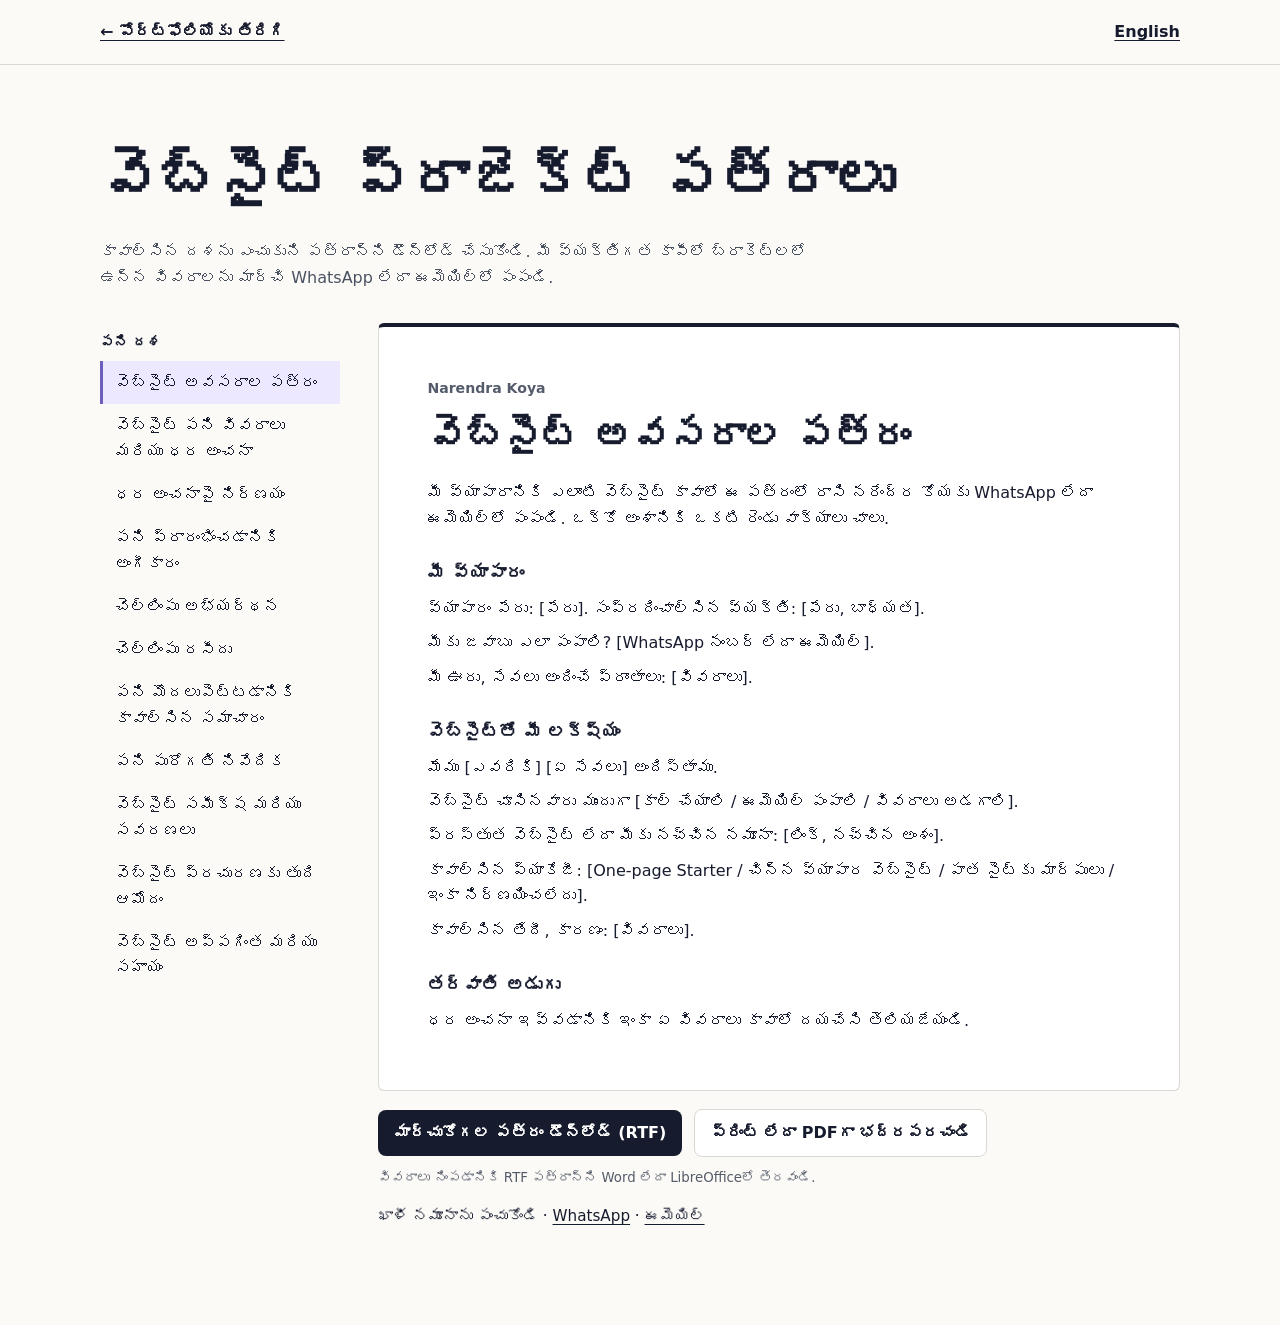
<file: client-documents/te.html>
<!doctype html>
<html lang="te">
<head>
  <meta charset="utf-8">
  <meta name="viewport" content="width=device-width,initial-scale=1">
  <title>వెబ్‌సైట్ ప్రాజెక్ట్ పత్రాలు | Narendra Koya</title>
  <link rel="stylesheet" href="documents.css">
  <script src="documents.js" defer></script>
</head>
<body>
<a class="skip" href="#document">పత్రానికి వెళ్లండి</a>
<header><div class="wrap top"><a href="../index.html#process">← పోర్ట్‌ఫోలియోకు తిరిగి</a>
<a id="language" href="index.html" lang="en" hreflang="en">English</a></div></header>
<main class="wrap">
<div class="intro"><h1>వెబ్‌సైట్ ప్రాజెక్ట్ పత్రాలు</h1><p>కావాల్సిన దశను ఎంచుకుని పత్రాన్ని డౌన్‌లోడ్ చేసుకోండి. మీ వ్యక్తిగత కాపీలో బ్రాకెట్లలో ఉన్న వివరాలను మార్చి WhatsApp లేదా ఈమెయిల్‌లో పంపండి.</p></div>
<div class="layout"><nav aria-label="పని దశ"><div class="stage-label">పని దశ</div>
<div class="stage-links"><a href="#enquiry">వెబ్‌సైట్ అవసరాల పత్రం</a>
<a href="#quote">వెబ్‌సైట్ పని వివరాలు మరియు ధర అంచనా</a>
<a href="#follow-up">ధర అంచనాపై నిర్ణయం</a>
<a href="#acceptance">పని ప్రారంభించడానికి అంగీకారం</a>
<a href="#payment">చెల్లింపు అభ్యర్థన</a>
<a href="#receipt">చెల్లింపు రసీదు</a>
<a href="#onboarding">పని మొదలుపెట్టడానికి కావాల్సిన సమాచారం</a>
<a href="#progress">పని పురోగతి నివేదిక</a>
<a href="#review">వెబ్‌సైట్ సమీక్ష మరియు సవరణలు</a>
<a href="#launch">వెబ్‌సైట్ ప్రచురణకు తుది ఆమోదం</a>
<a href="#handover">వెబ్‌సైట్ అప్పగింత మరియు సహాయం</a></div>
<select aria-label="పని దశ" hidden><option value="enquiry">వెబ్‌సైట్ అవసరాల పత్రం</option>
<option value="quote">వెబ్‌సైట్ పని వివరాలు మరియు ధర అంచనా</option>
<option value="follow-up">ధర అంచనాపై నిర్ణయం</option>
<option value="acceptance">పని ప్రారంభించడానికి అంగీకారం</option>
<option value="payment">చెల్లింపు అభ్యర్థన</option>
<option value="receipt">చెల్లింపు రసీదు</option>
<option value="onboarding">పని మొదలుపెట్టడానికి కావాల్సిన సమాచారం</option>
<option value="progress">పని పురోగతి నివేదిక</option>
<option value="review">వెబ్‌సైట్ సమీక్ష మరియు సవరణలు</option>
<option value="launch">వెబ్‌సైట్ ప్రచురణకు తుది ఆమోదం</option>
<option value="handover">వెబ్‌సైట్ అప్పగింత మరియు సహాయం</option></select></nav>
<div id="document" tabindex="-1"><article class="sheet" id="enquiry" aria-labelledby="enquiry-title">
<div class="paper"><span class="byline">Narendra Koya</span>
<h2 id="enquiry-title" tabindex="-1">వెబ్‌సైట్ అవసరాల పత్రం</h2>
<p>మీ వ్యాపారానికి ఎలాంటి వెబ్‌సైట్ కావాలో ఈ పత్రంలో రాసి నరేంద్ర కోయకు WhatsApp లేదా ఈమెయిల్‌లో పంపండి. ఒక్కో అంశానికి ఒకటి రెండు వాక్యాలు చాలు.</p>
<h3>మీ వ్యాపారం</h3>
<p>వ్యాపారం పేరు: [పేరు]. సంప్రదించాల్సిన వ్యక్తి: [పేరు, బాధ్యత].</p>
<p>మీకు జవాబు ఎలా పంపాలి? [WhatsApp నంబర్ లేదా ఈమెయిల్].</p>
<p>మీ ఊరు, సేవలు అందించే ప్రాంతాలు: [వివరాలు].</p>
<h3>వెబ్‌సైట్‌తో మీ లక్ష్యం</h3>
<p>మేము [ఎవరికి] [ఏ సేవలు] అందిస్తాము.</p>
<p>వెబ్‌సైట్ చూసినవారు ముందుగా [కాల్ చేయాలి / ఈమెయిల్ పంపాలి / వివరాలు అడగాలి].</p>
<p>ప్రస్తుత వెబ్‌సైట్ లేదా మీకు నచ్చిన నమూనా: [లింక్, నచ్చిన అంశం].</p>
<p>కావాల్సిన ప్యాకేజీ: [One-page Starter / చిన్న వ్యాపార వెబ్‌సైట్ / పాత సైట్‌కు మార్పులు / ఇంకా నిర్ణయించలేదు].</p>
<p>కావాల్సిన తేదీ, కారణం: [వివరాలు].</p>
<h3>తర్వాతి అడుగు</h3>
<p>ధర అంచనా ఇవ్వడానికి ఇంకా ఏ వివరాలు కావాలో దయచేసి తెలియజేయండి.</p></div>
<div class="actions"><a class="download" href="downloads/enquiry-te.rtf" download>మార్చుకోగల పత్రం డౌన్‌లోడ్ (RTF)</a>
<button class="print" type="button" hidden>ప్రింట్ లేదా PDFగా భద్రపరచండి</button></div>
<small>వివరాలు నింపడానికి RTF పత్రాన్ని Word లేదా LibreOfficeలో తెరవండి.</small>
<p class="share">ఖాళీ నమూనాను పంచుకోండి · <a href="https://wa.me/?text=%E0%B0%96%E0%B0%BE%E0%B0%B3%E0%B1%80%20%E0%B0%A8%E0%B0%AE%E0%B1%82%E0%B0%A8%E0%B0%BE%E0%B0%A8%E0%B1%81%20%E0%B0%AA%E0%B0%82%E0%B0%9A%E0%B1%81%E0%B0%95%E0%B1%8B%E0%B0%82%E0%B0%A1%E0%B0%BF%20%C2%B7%20%E0%B0%B5%E0%B1%86%E0%B0%AC%E0%B1%8D%E2%80%8C%E0%B0%B8%E0%B1%88%E0%B0%9F%E0%B1%8D%20%E0%B0%85%E0%B0%B5%E0%B0%B8%E0%B0%B0%E0%B0%BE%E0%B0%B2%20%E0%B0%AA%E0%B0%A4%E0%B1%8D%E0%B0%B0%E0%B0%82%0Ahttps%3A%2F%2Fnarendrakoya999.github.io%2Fnarendra-koya-web-development-services%2Fclient-documents%2Fte.html%23enquiry" rel="noreferrer">WhatsApp</a>
· <a href="mailto:?subject=%E0%B0%96%E0%B0%BE%E0%B0%B3%E0%B1%80%20%E0%B0%A8%E0%B0%AE%E0%B1%82%E0%B0%A8%E0%B0%BE%E0%B0%A8%E0%B1%81%20%E0%B0%AA%E0%B0%82%E0%B0%9A%E0%B1%81%E0%B0%95%E0%B1%8B%E0%B0%82%E0%B0%A1%E0%B0%BF%20%C2%B7%20%E0%B0%B5%E0%B1%86%E0%B0%AC%E0%B1%8D%E2%80%8C%E0%B0%B8%E0%B1%88%E0%B0%9F%E0%B1%8D%20%E0%B0%85%E0%B0%B5%E0%B0%B8%E0%B0%B0%E0%B0%BE%E0%B0%B2%20%E0%B0%AA%E0%B0%A4%E0%B1%8D%E0%B0%B0%E0%B0%82&amp;body=%E0%B0%96%E0%B0%BE%E0%B0%B3%E0%B1%80%20%E0%B0%A8%E0%B0%AE%E0%B1%82%E0%B0%A8%E0%B0%BE%E0%B0%A8%E0%B1%81%20%E0%B0%AA%E0%B0%82%E0%B0%9A%E0%B1%81%E0%B0%95%E0%B1%8B%E0%B0%82%E0%B0%A1%E0%B0%BF%20%C2%B7%20%E0%B0%B5%E0%B1%86%E0%B0%AC%E0%B1%8D%E2%80%8C%E0%B0%B8%E0%B1%88%E0%B0%9F%E0%B1%8D%20%E0%B0%85%E0%B0%B5%E0%B0%B8%E0%B0%B0%E0%B0%BE%E0%B0%B2%20%E0%B0%AA%E0%B0%A4%E0%B1%8D%E0%B0%B0%E0%B0%82%0Ahttps%3A%2F%2Fnarendrakoya999.github.io%2Fnarendra-koya-web-development-services%2Fclient-documents%2Fte.html%23enquiry">ఈమెయిల్</a></p></article>
<article class="sheet" id="quote" aria-labelledby="quote-title">
<div class="paper"><span class="byline">Narendra Koya</span>
<h2 id="quote-title" tabindex="-1">వెబ్‌సైట్ పని వివరాలు మరియు ధర అంచనా</h2>
<p>[కస్టమర్ పేరు, వ్యాపారం] కోసం నరేంద్ర కోయ తయారు చేసిన ధర అంచనా. అంచనా సంఖ్య: [సంఖ్య]. తేదీ: [తేదీ]. ఈ అంచనా వర్తించే చివరి తేదీ: [తేదీ].</p>
<h3>అందించబోయే పని</h3>
<p>ఎంచుకున్న ప్యాకేజీ: [పేరు]. వెబ్‌సైట్ లక్ష్యం: [లక్ష్యం].</p>
<p>ప్రచురించిన One-page Starter ఎంచుకుంటే: ₹4,999 ఒకేసారి. మొబైల్‌కు సరిపోయే ఒక పేజీ, గరిష్ఠంగా ఐదు విభాగాలు, కాల్ లేదా ఈమెయిల్ లింక్, ఒక విడత సవరణలు.</p>
<p>అంగీకరించిన విభాగాలు: [జాబితా]. కస్టమర్ అందించేవి: [తుది వచనం, లోగో, ఫొటోలు].</p>
<h3>ధర మరియు గడువు</h3>
<p>పని రుసుము: ₹[మొత్తం]. అదనంగా అంగీకరించిన పనులు: [పని, ధర].</p>
<p>డొమైన్, హోస్టింగ్ ఖర్చులు వేరు. నిర్వహణ, ఇతర సేవలు: [వర్తిస్తే వివరాలు].</p>
<p>వర్తించే పన్నులు లేదా ఇతర రుసుములు: [వివరాలు]. మొత్తం చెల్లించవలసినది: ₹[మొత్తం].</p>
<p>చెల్లింపు దశలు, తేదీలు: [అంగీకరించిన షరతులు]. తుది సమాచారం అందిన తర్వాత చూపించే తేదీ: [తేదీ].</p>
<h3>మీ నిర్ణయం</h3>
<p>పని వివరాలు, మొత్తం ధర సరిపోతే అంచనా సంఖ్యతో మీ ఆమోదాన్ని పంపండి. మార్పులు కావాలంటే ముందే తెలియజేయండి.</p></div>
<div class="actions"><a class="download" href="downloads/quote-te.rtf" download>మార్చుకోగల పత్రం డౌన్‌లోడ్ (RTF)</a>
<button class="print" type="button" hidden>ప్రింట్ లేదా PDFగా భద్రపరచండి</button></div>
<small>వివరాలు నింపడానికి RTF పత్రాన్ని Word లేదా LibreOfficeలో తెరవండి.</small>
<p class="share">ఖాళీ నమూనాను పంచుకోండి · <a href="https://wa.me/?text=%E0%B0%96%E0%B0%BE%E0%B0%B3%E0%B1%80%20%E0%B0%A8%E0%B0%AE%E0%B1%82%E0%B0%A8%E0%B0%BE%E0%B0%A8%E0%B1%81%20%E0%B0%AA%E0%B0%82%E0%B0%9A%E0%B1%81%E0%B0%95%E0%B1%8B%E0%B0%82%E0%B0%A1%E0%B0%BF%20%C2%B7%20%E0%B0%B5%E0%B1%86%E0%B0%AC%E0%B1%8D%E2%80%8C%E0%B0%B8%E0%B1%88%E0%B0%9F%E0%B1%8D%20%E0%B0%AA%E0%B0%A8%E0%B0%BF%20%E0%B0%B5%E0%B0%BF%E0%B0%B5%E0%B0%B0%E0%B0%BE%E0%B0%B2%E0%B1%81%20%E0%B0%AE%E0%B0%B0%E0%B0%BF%E0%B0%AF%E0%B1%81%20%E0%B0%A7%E0%B0%B0%20%E0%B0%85%E0%B0%82%E0%B0%9A%E0%B0%A8%E0%B0%BE%0Ahttps%3A%2F%2Fnarendrakoya999.github.io%2Fnarendra-koya-web-development-services%2Fclient-documents%2Fte.html%23quote" rel="noreferrer">WhatsApp</a>
· <a href="mailto:?subject=%E0%B0%96%E0%B0%BE%E0%B0%B3%E0%B1%80%20%E0%B0%A8%E0%B0%AE%E0%B1%82%E0%B0%A8%E0%B0%BE%E0%B0%A8%E0%B1%81%20%E0%B0%AA%E0%B0%82%E0%B0%9A%E0%B1%81%E0%B0%95%E0%B1%8B%E0%B0%82%E0%B0%A1%E0%B0%BF%20%C2%B7%20%E0%B0%B5%E0%B1%86%E0%B0%AC%E0%B1%8D%E2%80%8C%E0%B0%B8%E0%B1%88%E0%B0%9F%E0%B1%8D%20%E0%B0%AA%E0%B0%A8%E0%B0%BF%20%E0%B0%B5%E0%B0%BF%E0%B0%B5%E0%B0%B0%E0%B0%BE%E0%B0%B2%E0%B1%81%20%E0%B0%AE%E0%B0%B0%E0%B0%BF%E0%B0%AF%E0%B1%81%20%E0%B0%A7%E0%B0%B0%20%E0%B0%85%E0%B0%82%E0%B0%9A%E0%B0%A8%E0%B0%BE&amp;body=%E0%B0%96%E0%B0%BE%E0%B0%B3%E0%B1%80%20%E0%B0%A8%E0%B0%AE%E0%B1%82%E0%B0%A8%E0%B0%BE%E0%B0%A8%E0%B1%81%20%E0%B0%AA%E0%B0%82%E0%B0%9A%E0%B1%81%E0%B0%95%E0%B1%8B%E0%B0%82%E0%B0%A1%E0%B0%BF%20%C2%B7%20%E0%B0%B5%E0%B1%86%E0%B0%AC%E0%B1%8D%E2%80%8C%E0%B0%B8%E0%B1%88%E0%B0%9F%E0%B1%8D%20%E0%B0%AA%E0%B0%A8%E0%B0%BF%20%E0%B0%B5%E0%B0%BF%E0%B0%B5%E0%B0%B0%E0%B0%BE%E0%B0%B2%E0%B1%81%20%E0%B0%AE%E0%B0%B0%E0%B0%BF%E0%B0%AF%E0%B1%81%20%E0%B0%A7%E0%B0%B0%20%E0%B0%85%E0%B0%82%E0%B0%9A%E0%B0%A8%E0%B0%BE%0Ahttps%3A%2F%2Fnarendrakoya999.github.io%2Fnarendra-koya-web-development-services%2Fclient-documents%2Fte.html%23quote">ఈమెయిల్</a></p></article>
<article class="sheet" id="follow-up" aria-labelledby="follow-up-title">
<div class="paper"><span class="byline">Narendra Koya</span>
<h2 id="follow-up-title" tabindex="-1">ధర అంచనాపై నిర్ణయం</h2>
<p>కస్టమర్ మళ్లీ సంప్రదించమన్న రోజున ఈ పత్రం ఉపయోగించండి. ఇద్దరూ ఒకే ధర అంచనాను చూసేలా దాని కాపీని జత చేయండి.</p>
<h3>పరిశీలనలో ఉన్న అంచనా</h3>
<p>కస్టమర్, ప్రాజెక్ట్: [పేర్లు]. అంచనా సంఖ్య, తేదీ: [వివరాలు]. ప్రతిపాదించిన మొత్తం: ₹[మొత్తం].</p>
<p>మళ్లీ సంప్రదించడానికి అంగీకరించిన తేదీ, మార్గం: [వివరాలు]. ప్రశ్న లేదా కోరిన మార్పు: [వివరం].</p>
<h3>నిర్ణయం మరియు తర్వాతి పని</h3>
<p>ఒకటి ఎంచుకోండి: [ముందుకు వెళ్దాం / సవరించిన అంచనా కావాలి / మరో తేదీన మాట్లాడదాం / విచారణ ముగించండి].</p>
<p>తర్వాత ఎవరు ఏ పని ఎప్పటిలోగా చేయాలి: [వివరాలు]. విచారణ ముగిస్తే తేదీ నమోదు చేసి గుర్తుచేసే సందేశాలు ఆపండి.</p></div>
<div class="actions"><a class="download" href="downloads/follow-up-te.rtf" download>మార్చుకోగల పత్రం డౌన్‌లోడ్ (RTF)</a>
<button class="print" type="button" hidden>ప్రింట్ లేదా PDFగా భద్రపరచండి</button></div>
<small>వివరాలు నింపడానికి RTF పత్రాన్ని Word లేదా LibreOfficeలో తెరవండి.</small>
<p class="share">ఖాళీ నమూనాను పంచుకోండి · <a href="https://wa.me/?text=%E0%B0%96%E0%B0%BE%E0%B0%B3%E0%B1%80%20%E0%B0%A8%E0%B0%AE%E0%B1%82%E0%B0%A8%E0%B0%BE%E0%B0%A8%E0%B1%81%20%E0%B0%AA%E0%B0%82%E0%B0%9A%E0%B1%81%E0%B0%95%E0%B1%8B%E0%B0%82%E0%B0%A1%E0%B0%BF%20%C2%B7%20%E0%B0%A7%E0%B0%B0%20%E0%B0%85%E0%B0%82%E0%B0%9A%E0%B0%A8%E0%B0%BE%E0%B0%AA%E0%B1%88%20%E0%B0%A8%E0%B0%BF%E0%B0%B0%E0%B1%8D%E0%B0%A3%E0%B0%AF%E0%B0%82%0Ahttps%3A%2F%2Fnarendrakoya999.github.io%2Fnarendra-koya-web-development-services%2Fclient-documents%2Fte.html%23follow-up" rel="noreferrer">WhatsApp</a>
· <a href="mailto:?subject=%E0%B0%96%E0%B0%BE%E0%B0%B3%E0%B1%80%20%E0%B0%A8%E0%B0%AE%E0%B1%82%E0%B0%A8%E0%B0%BE%E0%B0%A8%E0%B1%81%20%E0%B0%AA%E0%B0%82%E0%B0%9A%E0%B1%81%E0%B0%95%E0%B1%8B%E0%B0%82%E0%B0%A1%E0%B0%BF%20%C2%B7%20%E0%B0%A7%E0%B0%B0%20%E0%B0%85%E0%B0%82%E0%B0%9A%E0%B0%A8%E0%B0%BE%E0%B0%AA%E0%B1%88%20%E0%B0%A8%E0%B0%BF%E0%B0%B0%E0%B1%8D%E0%B0%A3%E0%B0%AF%E0%B0%82&amp;body=%E0%B0%96%E0%B0%BE%E0%B0%B3%E0%B1%80%20%E0%B0%A8%E0%B0%AE%E0%B1%82%E0%B0%A8%E0%B0%BE%E0%B0%A8%E0%B1%81%20%E0%B0%AA%E0%B0%82%E0%B0%9A%E0%B1%81%E0%B0%95%E0%B1%8B%E0%B0%82%E0%B0%A1%E0%B0%BF%20%C2%B7%20%E0%B0%A7%E0%B0%B0%20%E0%B0%85%E0%B0%82%E0%B0%9A%E0%B0%A8%E0%B0%BE%E0%B0%AA%E0%B1%88%20%E0%B0%A8%E0%B0%BF%E0%B0%B0%E0%B1%8D%E0%B0%A3%E0%B0%AF%E0%B0%82%0Ahttps%3A%2F%2Fnarendrakoya999.github.io%2Fnarendra-koya-web-development-services%2Fclient-documents%2Fte.html%23follow-up">ఈమెయిల్</a></p></article>
<article class="sheet" id="acceptance" aria-labelledby="acceptance-title">
<div class="paper"><span class="byline">Narendra Koya</span>
<h2 id="acceptance-title" tabindex="-1">పని ప్రారంభించడానికి అంగీకారం</h2>
<p>ధర అంచనాపై ఇరువురికీ అంగీకారం కుదిరిన తర్వాత ఈ పత్రాన్ని పూర్తి చేసి నరేంద్రకు పంపండి.</p>
<h3>అంగీకరించిన వివరాలు</h3>
<p>కస్టమర్, ప్రాజెక్ట్ పేర్లు: [పేర్లు]. ధర అంచనా సంఖ్య, సంచిక, తేదీ: [వివరాలు].</p>
<p>అందించాల్సిన పని, సవరణల సంఖ్య: [వివరాలు]. ప్రత్యేకంగా అంగీకరించిన మార్పులు: [ఉంటే రాయండి].</p>
<p>అంగీకరించిన మొత్తం: ₹[మొత్తం]. చెల్లింపు దశలు: [షరతులు].</p>
<h3>కస్టమర్ ఆమోదం</h3>
<p>“పైన పేర్కొన్న అంచనాలోని పని వివరాలు, ధరకు నేను అంగీకరిస్తున్నాను. ఆమోదాల కోసం [పేరు, ఈమెయిల్]ను సంప్రదించండి.”</p>
<p>ఆమోదించిన వ్యక్తి పేరు, బాధ్యత, తేదీ: [వివరాలు].</p>
<p>తర్వాత ఎవరు ఏ పని ఎప్పటిలోగా చేయాలి? [వివరాలు].</p></div>
<div class="actions"><a class="download" href="downloads/acceptance-te.rtf" download>మార్చుకోగల పత్రం డౌన్‌లోడ్ (RTF)</a>
<button class="print" type="button" hidden>ప్రింట్ లేదా PDFగా భద్రపరచండి</button></div>
<small>వివరాలు నింపడానికి RTF పత్రాన్ని Word లేదా LibreOfficeలో తెరవండి.</small>
<p class="share">ఖాళీ నమూనాను పంచుకోండి · <a href="https://wa.me/?text=%E0%B0%96%E0%B0%BE%E0%B0%B3%E0%B1%80%20%E0%B0%A8%E0%B0%AE%E0%B1%82%E0%B0%A8%E0%B0%BE%E0%B0%A8%E0%B1%81%20%E0%B0%AA%E0%B0%82%E0%B0%9A%E0%B1%81%E0%B0%95%E0%B1%8B%E0%B0%82%E0%B0%A1%E0%B0%BF%20%C2%B7%20%E0%B0%AA%E0%B0%A8%E0%B0%BF%20%E0%B0%AA%E0%B1%8D%E0%B0%B0%E0%B0%BE%E0%B0%B0%E0%B0%82%E0%B0%AD%E0%B0%BF%E0%B0%82%E0%B0%9A%E0%B0%A1%E0%B0%BE%E0%B0%A8%E0%B0%BF%E0%B0%95%E0%B0%BF%20%E0%B0%85%E0%B0%82%E0%B0%97%E0%B1%80%E0%B0%95%E0%B0%BE%E0%B0%B0%E0%B0%82%0Ahttps%3A%2F%2Fnarendrakoya999.github.io%2Fnarendra-koya-web-development-services%2Fclient-documents%2Fte.html%23acceptance" rel="noreferrer">WhatsApp</a>
· <a href="mailto:?subject=%E0%B0%96%E0%B0%BE%E0%B0%B3%E0%B1%80%20%E0%B0%A8%E0%B0%AE%E0%B1%82%E0%B0%A8%E0%B0%BE%E0%B0%A8%E0%B1%81%20%E0%B0%AA%E0%B0%82%E0%B0%9A%E0%B1%81%E0%B0%95%E0%B1%8B%E0%B0%82%E0%B0%A1%E0%B0%BF%20%C2%B7%20%E0%B0%AA%E0%B0%A8%E0%B0%BF%20%E0%B0%AA%E0%B1%8D%E0%B0%B0%E0%B0%BE%E0%B0%B0%E0%B0%82%E0%B0%AD%E0%B0%BF%E0%B0%82%E0%B0%9A%E0%B0%A1%E0%B0%BE%E0%B0%A8%E0%B0%BF%E0%B0%95%E0%B0%BF%20%E0%B0%85%E0%B0%82%E0%B0%97%E0%B1%80%E0%B0%95%E0%B0%BE%E0%B0%B0%E0%B0%82&amp;body=%E0%B0%96%E0%B0%BE%E0%B0%B3%E0%B1%80%20%E0%B0%A8%E0%B0%AE%E0%B1%82%E0%B0%A8%E0%B0%BE%E0%B0%A8%E0%B1%81%20%E0%B0%AA%E0%B0%82%E0%B0%9A%E0%B1%81%E0%B0%95%E0%B1%8B%E0%B0%82%E0%B0%A1%E0%B0%BF%20%C2%B7%20%E0%B0%AA%E0%B0%A8%E0%B0%BF%20%E0%B0%AA%E0%B1%8D%E0%B0%B0%E0%B0%BE%E0%B0%B0%E0%B0%82%E0%B0%AD%E0%B0%BF%E0%B0%82%E0%B0%9A%E0%B0%A1%E0%B0%BE%E0%B0%A8%E0%B0%BF%E0%B0%95%E0%B0%BF%20%E0%B0%85%E0%B0%82%E0%B0%97%E0%B1%80%E0%B0%95%E0%B0%BE%E0%B0%B0%E0%B0%82%0Ahttps%3A%2F%2Fnarendrakoya999.github.io%2Fnarendra-koya-web-development-services%2Fclient-documents%2Fte.html%23acceptance">ఈమెయిల్</a></p></article>
<article class="sheet" id="payment" aria-labelledby="payment-title">
<div class="paper"><span class="byline">Narendra Koya</span>
<h2 id="payment-title" tabindex="-1">చెల్లింపు అభ్యర్థన</h2>
<p>[ప్రాజెక్ట్] కోసం అంగీకరించిన చెల్లింపును [కస్టమర్ పేరు]కు నరేంద్ర కోయ ఈ పత్రం ద్వారా గుర్తుచేస్తున్నారు. చెల్లింపు అందిన తర్వాత రసీదు ఇస్తారు.</p>
<h3>చెల్లించాల్సిన వివరాలు</h3>
<p>అభ్యర్థన సంఖ్య, తేదీ: [వివరాలు]. ధర అంచనా సంఖ్య: [సంఖ్య].</p>
<p>చెల్లింపు దశ: [ముందస్తు / పని మధ్యలో / చివరి చెల్లింపు]. ఇప్పుడు చెల్లించాల్సినది: ₹[మొత్తం].</p>
<p>ఇప్పటివరకు అందినది: ₹[మొత్తం]. చెల్లించాల్సిన తేదీ: [తేదీ].</p>
<p>అంగీకరించిన చెల్లింపు పద్ధతి: [పద్ధతి]. చెల్లింపు వివరాలు: [వ్యక్తిగతంగా ధృవీకరించిన మార్గంలో అందించండి].</p>
<h3>తర్వాతి అడుగు</h3>
<p>చెల్లింపులో [ప్రాజెక్ట్ సంఖ్య] పేర్కొని లావాదేవీ సూచన సంఖ్య పంపండి. డబ్బు అందినట్లు చూసి రసీదు పంపుతాను.</p></div>
<div class="actions"><a class="download" href="downloads/payment-te.rtf" download>మార్చుకోగల పత్రం డౌన్‌లోడ్ (RTF)</a>
<button class="print" type="button" hidden>ప్రింట్ లేదా PDFగా భద్రపరచండి</button></div>
<small>వివరాలు నింపడానికి RTF పత్రాన్ని Word లేదా LibreOfficeలో తెరవండి.</small>
<p class="share">ఖాళీ నమూనాను పంచుకోండి · <a href="https://wa.me/?text=%E0%B0%96%E0%B0%BE%E0%B0%B3%E0%B1%80%20%E0%B0%A8%E0%B0%AE%E0%B1%82%E0%B0%A8%E0%B0%BE%E0%B0%A8%E0%B1%81%20%E0%B0%AA%E0%B0%82%E0%B0%9A%E0%B1%81%E0%B0%95%E0%B1%8B%E0%B0%82%E0%B0%A1%E0%B0%BF%20%C2%B7%20%E0%B0%9A%E0%B1%86%E0%B0%B2%E0%B1%8D%E0%B0%B2%E0%B0%BF%E0%B0%82%E0%B0%AA%E0%B1%81%20%E0%B0%85%E0%B0%AD%E0%B1%8D%E0%B0%AF%E0%B0%B0%E0%B1%8D%E0%B0%A5%E0%B0%A8%0Ahttps%3A%2F%2Fnarendrakoya999.github.io%2Fnarendra-koya-web-development-services%2Fclient-documents%2Fte.html%23payment" rel="noreferrer">WhatsApp</a>
· <a href="mailto:?subject=%E0%B0%96%E0%B0%BE%E0%B0%B3%E0%B1%80%20%E0%B0%A8%E0%B0%AE%E0%B1%82%E0%B0%A8%E0%B0%BE%E0%B0%A8%E0%B1%81%20%E0%B0%AA%E0%B0%82%E0%B0%9A%E0%B1%81%E0%B0%95%E0%B1%8B%E0%B0%82%E0%B0%A1%E0%B0%BF%20%C2%B7%20%E0%B0%9A%E0%B1%86%E0%B0%B2%E0%B1%8D%E0%B0%B2%E0%B0%BF%E0%B0%82%E0%B0%AA%E0%B1%81%20%E0%B0%85%E0%B0%AD%E0%B1%8D%E0%B0%AF%E0%B0%B0%E0%B1%8D%E0%B0%A5%E0%B0%A8&amp;body=%E0%B0%96%E0%B0%BE%E0%B0%B3%E0%B1%80%20%E0%B0%A8%E0%B0%AE%E0%B1%82%E0%B0%A8%E0%B0%BE%E0%B0%A8%E0%B1%81%20%E0%B0%AA%E0%B0%82%E0%B0%9A%E0%B1%81%E0%B0%95%E0%B1%8B%E0%B0%82%E0%B0%A1%E0%B0%BF%20%C2%B7%20%E0%B0%9A%E0%B1%86%E0%B0%B2%E0%B1%8D%E0%B0%B2%E0%B0%BF%E0%B0%82%E0%B0%AA%E0%B1%81%20%E0%B0%85%E0%B0%AD%E0%B1%8D%E0%B0%AF%E0%B0%B0%E0%B1%8D%E0%B0%A5%E0%B0%A8%0Ahttps%3A%2F%2Fnarendrakoya999.github.io%2Fnarendra-koya-web-development-services%2Fclient-documents%2Fte.html%23payment">ఈమెయిల్</a></p></article>
<article class="sheet" id="receipt" aria-labelledby="receipt-title">
<div class="paper"><span class="byline">Narendra Koya</span>
<h2 id="receipt-title" tabindex="-1">చెల్లింపు రసీదు</h2>
<p>డబ్బు అందినట్లు ఖాతాలో చూసిన తర్వాత ఈ రసీదు పూర్తి చేయండి.</p>
<h3>అందిన చెల్లింపు</h3>
<p>రసీదు సంఖ్య, జారీ తేదీ: [వివరాలు]. ఇచ్చినవారు: [సేవాదారు]. చెల్లించినవారు: [కస్టమర్].</p>
<p>ప్రాజెక్ట్, చెల్లింపు అభ్యర్థన సంఖ్య: [వివరాలు]. డబ్బు అందిన తేదీ: [తేదీ].</p>
<p>అందిన మొత్తం: ₹[మొత్తం]. చెల్లింపు దశ: [ముందస్తు / మధ్యంతర / చివరి].</p>
<p>పద్ధతి, లావాదేవీ సూచన సంఖ్య: [అవసరమైన వివరాలు మాత్రమే].</p>
<p>మిగిలిన బకాయి: ₹[మొత్తం]. తదుపరి చెల్లింపు తేదీ: [వర్తిస్తే తేదీ].</p>
<h3>ధృవీకరణ</h3>
<p>పైన పేర్కొన్న మొత్తం అందిందని ధృవీకరిస్తున్నాను. రసీదు సిద్ధం చేసినవారు: [పేరు]. సవరణల కోసం: [ఈమెయిల్].</p></div>
<div class="actions"><a class="download" href="downloads/receipt-te.rtf" download>మార్చుకోగల పత్రం డౌన్‌లోడ్ (RTF)</a>
<button class="print" type="button" hidden>ప్రింట్ లేదా PDFగా భద్రపరచండి</button></div>
<small>వివరాలు నింపడానికి RTF పత్రాన్ని Word లేదా LibreOfficeలో తెరవండి.</small>
<p class="share">ఖాళీ నమూనాను పంచుకోండి · <a href="https://wa.me/?text=%E0%B0%96%E0%B0%BE%E0%B0%B3%E0%B1%80%20%E0%B0%A8%E0%B0%AE%E0%B1%82%E0%B0%A8%E0%B0%BE%E0%B0%A8%E0%B1%81%20%E0%B0%AA%E0%B0%82%E0%B0%9A%E0%B1%81%E0%B0%95%E0%B1%8B%E0%B0%82%E0%B0%A1%E0%B0%BF%20%C2%B7%20%E0%B0%9A%E0%B1%86%E0%B0%B2%E0%B1%8D%E0%B0%B2%E0%B0%BF%E0%B0%82%E0%B0%AA%E0%B1%81%20%E0%B0%B0%E0%B0%B8%E0%B1%80%E0%B0%A6%E0%B1%81%0Ahttps%3A%2F%2Fnarendrakoya999.github.io%2Fnarendra-koya-web-development-services%2Fclient-documents%2Fte.html%23receipt" rel="noreferrer">WhatsApp</a>
· <a href="mailto:?subject=%E0%B0%96%E0%B0%BE%E0%B0%B3%E0%B1%80%20%E0%B0%A8%E0%B0%AE%E0%B1%82%E0%B0%A8%E0%B0%BE%E0%B0%A8%E0%B1%81%20%E0%B0%AA%E0%B0%82%E0%B0%9A%E0%B1%81%E0%B0%95%E0%B1%8B%E0%B0%82%E0%B0%A1%E0%B0%BF%20%C2%B7%20%E0%B0%9A%E0%B1%86%E0%B0%B2%E0%B1%8D%E0%B0%B2%E0%B0%BF%E0%B0%82%E0%B0%AA%E0%B1%81%20%E0%B0%B0%E0%B0%B8%E0%B1%80%E0%B0%A6%E0%B1%81&amp;body=%E0%B0%96%E0%B0%BE%E0%B0%B3%E0%B1%80%20%E0%B0%A8%E0%B0%AE%E0%B1%82%E0%B0%A8%E0%B0%BE%E0%B0%A8%E0%B1%81%20%E0%B0%AA%E0%B0%82%E0%B0%9A%E0%B1%81%E0%B0%95%E0%B1%8B%E0%B0%82%E0%B0%A1%E0%B0%BF%20%C2%B7%20%E0%B0%9A%E0%B1%86%E0%B0%B2%E0%B1%8D%E0%B0%B2%E0%B0%BF%E0%B0%82%E0%B0%AA%E0%B1%81%20%E0%B0%B0%E0%B0%B8%E0%B1%80%E0%B0%A6%E0%B1%81%0Ahttps%3A%2F%2Fnarendrakoya999.github.io%2Fnarendra-koya-web-development-services%2Fclient-documents%2Fte.html%23receipt">ఈమెయిల్</a></p></article>
<article class="sheet" id="onboarding" aria-labelledby="onboarding-title">
<div class="paper"><span class="byline">Narendra Koya</span>
<h2 id="onboarding-title" tabindex="-1">పని మొదలుపెట్టడానికి కావాల్సిన సమాచారం</h2>
<p>[ప్రాజెక్ట్] కోసం [కస్టమర్ పేరు], నరేంద్ర కలిసి సిద్ధమైన సమాచారం, ఇంకా కావాల్సిన వివరాలు ఇక్కడ నమోదు చేస్తారు.</p>
<h3>కస్టమర్ అందించేవి</h3>
<p>వ్యాపారం పేరు, సేవల వివరాలు, పని చేసే ప్రాంతాలు, వేళలు: [సిద్ధం / ఎవరి వద్ద పెండింగ్].</p>
<p>లోగో, ఫొటోలు, తుది వచనం ఉన్న వ్యక్తిగత ఫోల్డర్: [లింక్]. ప్రచురణకు అనుమతి ఇచ్చినవారు, తేదీ: [వివరాలు].</p>
<p>సైట్‌లో చూపించాల్సిన ఫోన్, ఈమెయిల్, విచారణలు అందుకోవాల్సిన నంబర్: [ఆమోదించిన వివరాలు].</p>
<p>డొమైన్, హోస్టింగ్ ఖాతా యజమాని: [పేరు]. ఖాతా ఆహ్వానం: [పంపాలి / అందింది].</p>
<h3>పని ప్రారంభం</h3>
<p>ఇంకా కావాల్సినవి, ఎవరు ఇస్తారు, చివరి తేదీ: [జాబితా]. వచనాన్ని ఆమోదించేవారు: [పేరు].</p>
<p>పని మొదలయ్యే తేదీ, మొదటి నమూనా చూపించే తేదీ: [తేదీలు]. ఖాతా ఆహ్వానాలను వ్యక్తిగతంగా పంపండి. పాస్‌వర్డ్‌లు ఈ పత్రంలో రాయవద్దు.</p></div>
<div class="actions"><a class="download" href="downloads/onboarding-te.rtf" download>మార్చుకోగల పత్రం డౌన్‌లోడ్ (RTF)</a>
<button class="print" type="button" hidden>ప్రింట్ లేదా PDFగా భద్రపరచండి</button></div>
<small>వివరాలు నింపడానికి RTF పత్రాన్ని Word లేదా LibreOfficeలో తెరవండి.</small>
<p class="share">ఖాళీ నమూనాను పంచుకోండి · <a href="https://wa.me/?text=%E0%B0%96%E0%B0%BE%E0%B0%B3%E0%B1%80%20%E0%B0%A8%E0%B0%AE%E0%B1%82%E0%B0%A8%E0%B0%BE%E0%B0%A8%E0%B1%81%20%E0%B0%AA%E0%B0%82%E0%B0%9A%E0%B1%81%E0%B0%95%E0%B1%8B%E0%B0%82%E0%B0%A1%E0%B0%BF%20%C2%B7%20%E0%B0%AA%E0%B0%A8%E0%B0%BF%20%E0%B0%AE%E0%B1%8A%E0%B0%A6%E0%B0%B2%E0%B1%81%E0%B0%AA%E0%B1%86%E0%B0%9F%E0%B1%8D%E0%B0%9F%E0%B0%A1%E0%B0%BE%E0%B0%A8%E0%B0%BF%E0%B0%95%E0%B0%BF%20%E0%B0%95%E0%B0%BE%E0%B0%B5%E0%B0%BE%E0%B0%B2%E0%B1%8D%E0%B0%B8%E0%B0%BF%E0%B0%A8%20%E0%B0%B8%E0%B0%AE%E0%B0%BE%E0%B0%9A%E0%B0%BE%E0%B0%B0%E0%B0%82%0Ahttps%3A%2F%2Fnarendrakoya999.github.io%2Fnarendra-koya-web-development-services%2Fclient-documents%2Fte.html%23onboarding" rel="noreferrer">WhatsApp</a>
· <a href="mailto:?subject=%E0%B0%96%E0%B0%BE%E0%B0%B3%E0%B1%80%20%E0%B0%A8%E0%B0%AE%E0%B1%82%E0%B0%A8%E0%B0%BE%E0%B0%A8%E0%B1%81%20%E0%B0%AA%E0%B0%82%E0%B0%9A%E0%B1%81%E0%B0%95%E0%B1%8B%E0%B0%82%E0%B0%A1%E0%B0%BF%20%C2%B7%20%E0%B0%AA%E0%B0%A8%E0%B0%BF%20%E0%B0%AE%E0%B1%8A%E0%B0%A6%E0%B0%B2%E0%B1%81%E0%B0%AA%E0%B1%86%E0%B0%9F%E0%B1%8D%E0%B0%9F%E0%B0%A1%E0%B0%BE%E0%B0%A8%E0%B0%BF%E0%B0%95%E0%B0%BF%20%E0%B0%95%E0%B0%BE%E0%B0%B5%E0%B0%BE%E0%B0%B2%E0%B1%8D%E0%B0%B8%E0%B0%BF%E0%B0%A8%20%E0%B0%B8%E0%B0%AE%E0%B0%BE%E0%B0%9A%E0%B0%BE%E0%B0%B0%E0%B0%82&amp;body=%E0%B0%96%E0%B0%BE%E0%B0%B3%E0%B1%80%20%E0%B0%A8%E0%B0%AE%E0%B1%82%E0%B0%A8%E0%B0%BE%E0%B0%A8%E0%B1%81%20%E0%B0%AA%E0%B0%82%E0%B0%9A%E0%B1%81%E0%B0%95%E0%B1%8B%E0%B0%82%E0%B0%A1%E0%B0%BF%20%C2%B7%20%E0%B0%AA%E0%B0%A8%E0%B0%BF%20%E0%B0%AE%E0%B1%8A%E0%B0%A6%E0%B0%B2%E0%B1%81%E0%B0%AA%E0%B1%86%E0%B0%9F%E0%B1%8D%E0%B0%9F%E0%B0%A1%E0%B0%BE%E0%B0%A8%E0%B0%BF%E0%B0%95%E0%B0%BF%20%E0%B0%95%E0%B0%BE%E0%B0%B5%E0%B0%BE%E0%B0%B2%E0%B1%8D%E0%B0%B8%E0%B0%BF%E0%B0%A8%20%E0%B0%B8%E0%B0%AE%E0%B0%BE%E0%B0%9A%E0%B0%BE%E0%B0%B0%E0%B0%82%0Ahttps%3A%2F%2Fnarendrakoya999.github.io%2Fnarendra-koya-web-development-services%2Fclient-documents%2Fte.html%23onboarding">ఈమెయిల్</a></p></article>
<article class="sheet" id="progress" aria-labelledby="progress-title">
<div class="paper"><span class="byline">Narendra Koya</span>
<h2 id="progress-title" tabindex="-1">పని పురోగతి నివేదిక</h2>
<p>[కస్టమర్, ప్రాజెక్ట్] కోసం నరేంద్ర కోయ పంపుతున్న నివేదిక. ఏ తేదీల మధ్య జరిగిన పని: [తేదీలు]. అంచనా సంఖ్య: [సంఖ్య].</p>
<h3>ఇప్పటివరకు జరిగిన పని</h3>
<p>పూర్తయిన పేజీలు లేదా పనులు: [జాబితా]. చూడటానికి నమూనా: [వ్యక్తిగత లింక్, సంచిక].</p>
<p>ప్రస్తుతం చేస్తున్న పని: [వివరాలు]. ఇంకా మిగిలిన పని: [జాబితా].</p>
<h3>మీ నుంచి కావాల్సినది</h3>
<p>కావాల్సిన నిర్ణయం లేదా సమాచారం: [వివరం]. ఎవరు, ఎప్పటిలోగా ఇవ్వాలి: [వివరాలు].</p>
<p>ధర లేదా గడువుపై ప్రభావం: [వివరం / లేదు]. తదుపరి సమాచారం ఇచ్చే తేదీ: [తేదీ].</p></div>
<div class="actions"><a class="download" href="downloads/progress-te.rtf" download>మార్చుకోగల పత్రం డౌన్‌లోడ్ (RTF)</a>
<button class="print" type="button" hidden>ప్రింట్ లేదా PDFగా భద్రపరచండి</button></div>
<small>వివరాలు నింపడానికి RTF పత్రాన్ని Word లేదా LibreOfficeలో తెరవండి.</small>
<p class="share">ఖాళీ నమూనాను పంచుకోండి · <a href="https://wa.me/?text=%E0%B0%96%E0%B0%BE%E0%B0%B3%E0%B1%80%20%E0%B0%A8%E0%B0%AE%E0%B1%82%E0%B0%A8%E0%B0%BE%E0%B0%A8%E0%B1%81%20%E0%B0%AA%E0%B0%82%E0%B0%9A%E0%B1%81%E0%B0%95%E0%B1%8B%E0%B0%82%E0%B0%A1%E0%B0%BF%20%C2%B7%20%E0%B0%AA%E0%B0%A8%E0%B0%BF%20%E0%B0%AA%E0%B1%81%E0%B0%B0%E0%B1%8B%E0%B0%97%E0%B0%A4%E0%B0%BF%20%E0%B0%A8%E0%B0%BF%E0%B0%B5%E0%B1%87%E0%B0%A6%E0%B0%BF%E0%B0%95%0Ahttps%3A%2F%2Fnarendrakoya999.github.io%2Fnarendra-koya-web-development-services%2Fclient-documents%2Fte.html%23progress" rel="noreferrer">WhatsApp</a>
· <a href="mailto:?subject=%E0%B0%96%E0%B0%BE%E0%B0%B3%E0%B1%80%20%E0%B0%A8%E0%B0%AE%E0%B1%82%E0%B0%A8%E0%B0%BE%E0%B0%A8%E0%B1%81%20%E0%B0%AA%E0%B0%82%E0%B0%9A%E0%B1%81%E0%B0%95%E0%B1%8B%E0%B0%82%E0%B0%A1%E0%B0%BF%20%C2%B7%20%E0%B0%AA%E0%B0%A8%E0%B0%BF%20%E0%B0%AA%E0%B1%81%E0%B0%B0%E0%B1%8B%E0%B0%97%E0%B0%A4%E0%B0%BF%20%E0%B0%A8%E0%B0%BF%E0%B0%B5%E0%B1%87%E0%B0%A6%E0%B0%BF%E0%B0%95&amp;body=%E0%B0%96%E0%B0%BE%E0%B0%B3%E0%B1%80%20%E0%B0%A8%E0%B0%AE%E0%B1%82%E0%B0%A8%E0%B0%BE%E0%B0%A8%E0%B1%81%20%E0%B0%AA%E0%B0%82%E0%B0%9A%E0%B1%81%E0%B0%95%E0%B1%8B%E0%B0%82%E0%B0%A1%E0%B0%BF%20%C2%B7%20%E0%B0%AA%E0%B0%A8%E0%B0%BF%20%E0%B0%AA%E0%B1%81%E0%B0%B0%E0%B1%8B%E0%B0%97%E0%B0%A4%E0%B0%BF%20%E0%B0%A8%E0%B0%BF%E0%B0%B5%E0%B1%87%E0%B0%A6%E0%B0%BF%E0%B0%95%0Ahttps%3A%2F%2Fnarendrakoya999.github.io%2Fnarendra-koya-web-development-services%2Fclient-documents%2Fte.html%23progress">ఈమెయిల్</a></p></article>
<article class="sheet" id="review" aria-labelledby="review-title">
<div class="paper"><span class="byline">Narendra Koya</span>
<h2 id="review-title" tabindex="-1">వెబ్‌సైట్ సమీక్ష మరియు సవరణలు</h2>
<p>[వ్యక్తిగత లింక్] వద్ద [సంచిక, తేదీ] చూడండి. మీ మార్పులన్నీ ఒకే జాబితాగా [తేదీ]లోగా [ఆమోదించే వ్యక్తి] నుంచి పంపండి.</p>
<h3>పరిశీలించాల్సినవి</h3>
<p>వ్యాపార వివరాలు, అక్షర దోషాలు, ధరలు, ఫొటోల వినియోగ అనుమతులు: [మీ సూచనలు].</p>
<p>ఫోన్‌లో మెను తెరుచుకుంటుందా? విచారణ బటన్ సరైన నంబర్ లేదా ఈమెయిల్‌కు తీసుకెళ్తుందా? [ఫలితం].</p>
<h3>మార్పుల జాబితా</h3>
<p>మార్పు 1 — పేజీ లేదా విభాగం: [ఎక్కడ]. ఇప్పుడు ఉన్నది: [వివరం]. కావాల్సిన మార్పు: [వివరం].</p>
<p>మార్పు 2 — పేజీ లేదా విభాగం: [ఎక్కడ]. కావాల్సిన మార్పు: [వివరం]. అవసరమైతే మరిన్ని చేర్చండి.</p>
<h3>సమీక్ష నిర్ణయం</h3>
<p>[సవరణలు కావాలి / ప్రచురణకు తుది ఆమోదం ఇవ్వడానికి సిద్ధం]. చూసినవారు, తేదీ: [వివరాలు]. అంగీకరించిన పరిధికి బయట పనికి వేరే ధర అంచనా ఇస్తాము.</p></div>
<div class="actions"><a class="download" href="downloads/review-te.rtf" download>మార్చుకోగల పత్రం డౌన్‌లోడ్ (RTF)</a>
<button class="print" type="button" hidden>ప్రింట్ లేదా PDFగా భద్రపరచండి</button></div>
<small>వివరాలు నింపడానికి RTF పత్రాన్ని Word లేదా LibreOfficeలో తెరవండి.</small>
<p class="share">ఖాళీ నమూనాను పంచుకోండి · <a href="https://wa.me/?text=%E0%B0%96%E0%B0%BE%E0%B0%B3%E0%B1%80%20%E0%B0%A8%E0%B0%AE%E0%B1%82%E0%B0%A8%E0%B0%BE%E0%B0%A8%E0%B1%81%20%E0%B0%AA%E0%B0%82%E0%B0%9A%E0%B1%81%E0%B0%95%E0%B1%8B%E0%B0%82%E0%B0%A1%E0%B0%BF%20%C2%B7%20%E0%B0%B5%E0%B1%86%E0%B0%AC%E0%B1%8D%E2%80%8C%E0%B0%B8%E0%B1%88%E0%B0%9F%E0%B1%8D%20%E0%B0%B8%E0%B0%AE%E0%B1%80%E0%B0%95%E0%B1%8D%E0%B0%B7%20%E0%B0%AE%E0%B0%B0%E0%B0%BF%E0%B0%AF%E0%B1%81%20%E0%B0%B8%E0%B0%B5%E0%B0%B0%E0%B0%A3%E0%B0%B2%E0%B1%81%0Ahttps%3A%2F%2Fnarendrakoya999.github.io%2Fnarendra-koya-web-development-services%2Fclient-documents%2Fte.html%23review" rel="noreferrer">WhatsApp</a>
· <a href="mailto:?subject=%E0%B0%96%E0%B0%BE%E0%B0%B3%E0%B1%80%20%E0%B0%A8%E0%B0%AE%E0%B1%82%E0%B0%A8%E0%B0%BE%E0%B0%A8%E0%B1%81%20%E0%B0%AA%E0%B0%82%E0%B0%9A%E0%B1%81%E0%B0%95%E0%B1%8B%E0%B0%82%E0%B0%A1%E0%B0%BF%20%C2%B7%20%E0%B0%B5%E0%B1%86%E0%B0%AC%E0%B1%8D%E2%80%8C%E0%B0%B8%E0%B1%88%E0%B0%9F%E0%B1%8D%20%E0%B0%B8%E0%B0%AE%E0%B1%80%E0%B0%95%E0%B1%8D%E0%B0%B7%20%E0%B0%AE%E0%B0%B0%E0%B0%BF%E0%B0%AF%E0%B1%81%20%E0%B0%B8%E0%B0%B5%E0%B0%B0%E0%B0%A3%E0%B0%B2%E0%B1%81&amp;body=%E0%B0%96%E0%B0%BE%E0%B0%B3%E0%B1%80%20%E0%B0%A8%E0%B0%AE%E0%B1%82%E0%B0%A8%E0%B0%BE%E0%B0%A8%E0%B1%81%20%E0%B0%AA%E0%B0%82%E0%B0%9A%E0%B1%81%E0%B0%95%E0%B1%8B%E0%B0%82%E0%B0%A1%E0%B0%BF%20%C2%B7%20%E0%B0%B5%E0%B1%86%E0%B0%AC%E0%B1%8D%E2%80%8C%E0%B0%B8%E0%B1%88%E0%B0%9F%E0%B1%8D%20%E0%B0%B8%E0%B0%AE%E0%B1%80%E0%B0%95%E0%B1%8D%E0%B0%B7%20%E0%B0%AE%E0%B0%B0%E0%B0%BF%E0%B0%AF%E0%B1%81%20%E0%B0%B8%E0%B0%B5%E0%B0%B0%E0%B0%A3%E0%B0%B2%E0%B1%81%0Ahttps%3A%2F%2Fnarendrakoya999.github.io%2Fnarendra-koya-web-development-services%2Fclient-documents%2Fte.html%23review">ఈమెయిల్</a></p></article>
<article class="sheet" id="launch" aria-labelledby="launch-title">
<div class="paper"><span class="byline">Narendra Koya</span>
<h2 id="launch-title" tabindex="-1">వెబ్‌సైట్ ప్రచురణకు తుది ఆమోదం</h2>
<p>మీరు పరిశీలించిన సంచికను ఏ చిరునామాలో ప్రచురించాలో ఈ పత్రంలో నిర్ధారించండి.</p>
<h3>ప్రచురణ వివరాలు</h3>
<p>కస్టమర్, ప్రాజెక్ట్: [పేర్లు]. మీరు చూసిన నమూనా సంచిక లేదా కమిట్, లింక్: [వివరాలు].</p>
<p>ప్రచురించాల్సిన డొమైన్: [చిరునామా]. కోరిన తేదీ, సమయం, సమయ మండలం: [వివరాలు].</p>
<p>తుది వచనం, సంప్రదింపు వివరాలు పరిశీలించినవారు: [పేరు, తేదీ].</p>
<p>మిగిలిన అంశాలు, అంగీకరించిన చర్య: [వివరం / లేదు]. ఈ దశలో చెల్లింపు స్థితి: [వివరం].</p>
<h3>కస్టమర్ నిర్ణయం</h3>
<p>ఒకటి ఎంచుకోండి: [సవరణల వరకు ఆపండి / పైన పేర్కొన్న సంచికను ప్రచురించండి].</p>
<p>ఆమోదించినవారు, బాధ్యత, తేదీ: [వివరాలు]. ప్రచురించిన తర్వాత నరేంద్ర లైవ్ లింక్ పంపుతారు.</p></div>
<div class="actions"><a class="download" href="downloads/launch-te.rtf" download>మార్చుకోగల పత్రం డౌన్‌లోడ్ (RTF)</a>
<button class="print" type="button" hidden>ప్రింట్ లేదా PDFగా భద్రపరచండి</button></div>
<small>వివరాలు నింపడానికి RTF పత్రాన్ని Word లేదా LibreOfficeలో తెరవండి.</small>
<p class="share">ఖాళీ నమూనాను పంచుకోండి · <a href="https://wa.me/?text=%E0%B0%96%E0%B0%BE%E0%B0%B3%E0%B1%80%20%E0%B0%A8%E0%B0%AE%E0%B1%82%E0%B0%A8%E0%B0%BE%E0%B0%A8%E0%B1%81%20%E0%B0%AA%E0%B0%82%E0%B0%9A%E0%B1%81%E0%B0%95%E0%B1%8B%E0%B0%82%E0%B0%A1%E0%B0%BF%20%C2%B7%20%E0%B0%B5%E0%B1%86%E0%B0%AC%E0%B1%8D%E2%80%8C%E0%B0%B8%E0%B1%88%E0%B0%9F%E0%B1%8D%20%E0%B0%AA%E0%B1%8D%E0%B0%B0%E0%B0%9A%E0%B1%81%E0%B0%B0%E0%B0%A3%E0%B0%95%E0%B1%81%20%E0%B0%A4%E0%B1%81%E0%B0%A6%E0%B0%BF%20%E0%B0%86%E0%B0%AE%E0%B1%8B%E0%B0%A6%E0%B0%82%0Ahttps%3A%2F%2Fnarendrakoya999.github.io%2Fnarendra-koya-web-development-services%2Fclient-documents%2Fte.html%23launch" rel="noreferrer">WhatsApp</a>
· <a href="mailto:?subject=%E0%B0%96%E0%B0%BE%E0%B0%B3%E0%B1%80%20%E0%B0%A8%E0%B0%AE%E0%B1%82%E0%B0%A8%E0%B0%BE%E0%B0%A8%E0%B1%81%20%E0%B0%AA%E0%B0%82%E0%B0%9A%E0%B1%81%E0%B0%95%E0%B1%8B%E0%B0%82%E0%B0%A1%E0%B0%BF%20%C2%B7%20%E0%B0%B5%E0%B1%86%E0%B0%AC%E0%B1%8D%E2%80%8C%E0%B0%B8%E0%B1%88%E0%B0%9F%E0%B1%8D%20%E0%B0%AA%E0%B1%8D%E0%B0%B0%E0%B0%9A%E0%B1%81%E0%B0%B0%E0%B0%A3%E0%B0%95%E0%B1%81%20%E0%B0%A4%E0%B1%81%E0%B0%A6%E0%B0%BF%20%E0%B0%86%E0%B0%AE%E0%B1%8B%E0%B0%A6%E0%B0%82&amp;body=%E0%B0%96%E0%B0%BE%E0%B0%B3%E0%B1%80%20%E0%B0%A8%E0%B0%AE%E0%B1%82%E0%B0%A8%E0%B0%BE%E0%B0%A8%E0%B1%81%20%E0%B0%AA%E0%B0%82%E0%B0%9A%E0%B1%81%E0%B0%95%E0%B1%8B%E0%B0%82%E0%B0%A1%E0%B0%BF%20%C2%B7%20%E0%B0%B5%E0%B1%86%E0%B0%AC%E0%B1%8D%E2%80%8C%E0%B0%B8%E0%B1%88%E0%B0%9F%E0%B1%8D%20%E0%B0%AA%E0%B1%8D%E0%B0%B0%E0%B0%9A%E0%B1%81%E0%B0%B0%E0%B0%A3%E0%B0%95%E0%B1%81%20%E0%B0%A4%E0%B1%81%E0%B0%A6%E0%B0%BF%20%E0%B0%86%E0%B0%AE%E0%B1%8B%E0%B0%A6%E0%B0%82%0Ahttps%3A%2F%2Fnarendrakoya999.github.io%2Fnarendra-koya-web-development-services%2Fclient-documents%2Fte.html%23launch">ఈమెయిల్</a></p></article>
<article class="sheet" id="handover" aria-labelledby="handover-title">
<div class="paper"><span class="byline">Narendra Koya</span>
<h2 id="handover-title" tabindex="-1">వెబ్‌సైట్ అప్పగింత మరియు సహాయం</h2>
<p>వెబ్‌సైట్ అందుకున్న తర్వాత దానిని తెరవడానికి, ఖాతాలను ఉపయోగించడానికి, సహాయం పొందడానికి ఈ వివరాలను భద్రపరచుకోండి.</p>
<h3>అప్పగించినవి</h3>
<p>కస్టమర్, ప్రాజెక్ట్, అప్పగింత తేదీ: [వివరాలు]. లైవ్ చిరునామా, సంచిక: [వివరాలు].</p>
<p>సోర్స్ ఫైళ్లు లేదా రిపోజిటరీ ఆహ్వానం: [వ్యక్తిగత లింక్]. కస్టమర్ తెరిచి చూసిన తేదీ: [తేదీ].</p>
<p>డొమైన్ సంస్థ, ఖాతా యజమాని, రెన్యూవల్ తేదీ: [వివరాలు]. హోస్టింగ్ సంస్థ, యజమాని, రెన్యూవల్ తేదీ: [వివరాలు].</p>
<h3>సహాయం మరియు స్వీకరణ</h3>
<p>లోపాన్ని తెలియజేసే మార్గం: [ఫోన్ లేదా ఈమెయిల్]. అంగీకరించిన సహాయ కాలం, అందులో చేసే సవరణలు: [వివరాలు].</p>
<p>కొత్త పేజీలు, వచన మార్పులు, తర్వాతి నిర్వహణ: [వేరే అంచనా లేదా ఒప్పందం].</p>
<p>చివరి చెల్లింపు లేదా రసీదు సంఖ్య, స్థితి: [వివరాలు]. మళ్లీ సంప్రదించాల్సిన తేదీ: [తేదీ / అవసరం లేదు].</p>
<p>కస్టమర్ ధృవీకరణ: “లైవ్ సైట్, అంగీకరించిన ఖాతాలు, ఫైళ్లు నేను తెరిచి చూశాను.” పేరు, తేదీ: [వివరాలు].</p></div>
<div class="actions"><a class="download" href="downloads/handover-te.rtf" download>మార్చుకోగల పత్రం డౌన్‌లోడ్ (RTF)</a>
<button class="print" type="button" hidden>ప్రింట్ లేదా PDFగా భద్రపరచండి</button></div>
<small>వివరాలు నింపడానికి RTF పత్రాన్ని Word లేదా LibreOfficeలో తెరవండి.</small>
<p class="share">ఖాళీ నమూనాను పంచుకోండి · <a href="https://wa.me/?text=%E0%B0%96%E0%B0%BE%E0%B0%B3%E0%B1%80%20%E0%B0%A8%E0%B0%AE%E0%B1%82%E0%B0%A8%E0%B0%BE%E0%B0%A8%E0%B1%81%20%E0%B0%AA%E0%B0%82%E0%B0%9A%E0%B1%81%E0%B0%95%E0%B1%8B%E0%B0%82%E0%B0%A1%E0%B0%BF%20%C2%B7%20%E0%B0%B5%E0%B1%86%E0%B0%AC%E0%B1%8D%E2%80%8C%E0%B0%B8%E0%B1%88%E0%B0%9F%E0%B1%8D%20%E0%B0%85%E0%B0%AA%E0%B1%8D%E0%B0%AA%E0%B0%97%E0%B0%BF%E0%B0%82%E0%B0%A4%20%E0%B0%AE%E0%B0%B0%E0%B0%BF%E0%B0%AF%E0%B1%81%20%E0%B0%B8%E0%B0%B9%E0%B0%BE%E0%B0%AF%E0%B0%82%0Ahttps%3A%2F%2Fnarendrakoya999.github.io%2Fnarendra-koya-web-development-services%2Fclient-documents%2Fte.html%23handover" rel="noreferrer">WhatsApp</a>
· <a href="mailto:?subject=%E0%B0%96%E0%B0%BE%E0%B0%B3%E0%B1%80%20%E0%B0%A8%E0%B0%AE%E0%B1%82%E0%B0%A8%E0%B0%BE%E0%B0%A8%E0%B1%81%20%E0%B0%AA%E0%B0%82%E0%B0%9A%E0%B1%81%E0%B0%95%E0%B1%8B%E0%B0%82%E0%B0%A1%E0%B0%BF%20%C2%B7%20%E0%B0%B5%E0%B1%86%E0%B0%AC%E0%B1%8D%E2%80%8C%E0%B0%B8%E0%B1%88%E0%B0%9F%E0%B1%8D%20%E0%B0%85%E0%B0%AA%E0%B1%8D%E0%B0%AA%E0%B0%97%E0%B0%BF%E0%B0%82%E0%B0%A4%20%E0%B0%AE%E0%B0%B0%E0%B0%BF%E0%B0%AF%E0%B1%81%20%E0%B0%B8%E0%B0%B9%E0%B0%BE%E0%B0%AF%E0%B0%82&amp;body=%E0%B0%96%E0%B0%BE%E0%B0%B3%E0%B1%80%20%E0%B0%A8%E0%B0%AE%E0%B1%82%E0%B0%A8%E0%B0%BE%E0%B0%A8%E0%B1%81%20%E0%B0%AA%E0%B0%82%E0%B0%9A%E0%B1%81%E0%B0%95%E0%B1%8B%E0%B0%82%E0%B0%A1%E0%B0%BF%20%C2%B7%20%E0%B0%B5%E0%B1%86%E0%B0%AC%E0%B1%8D%E2%80%8C%E0%B0%B8%E0%B1%88%E0%B0%9F%E0%B1%8D%20%E0%B0%85%E0%B0%AA%E0%B1%8D%E0%B0%AA%E0%B0%97%E0%B0%BF%E0%B0%82%E0%B0%A4%20%E0%B0%AE%E0%B0%B0%E0%B0%BF%E0%B0%AF%E0%B1%81%20%E0%B0%B8%E0%B0%B9%E0%B0%BE%E0%B0%AF%E0%B0%82%0Ahttps%3A%2F%2Fnarendrakoya999.github.io%2Fnarendra-koya-web-development-services%2Fclient-documents%2Fte.html%23handover">ఈమెయిల్</a></p></article></div></div></main>
</body></html>
</file>
<file: style.css>
/* ==========================================
   1. ROOT SETTINGS AND GLOBAL STYLES
========================================== */

:root {
  --ink: #171b2e;
  --navy: #10152d;
  --navy2: #1b2140;
  --muted: #6e7282;
  --paper: #fbfaf7;
  --white: #ffffff;
  --lime: #d7f36a;
  --purple: #a99aff;
  --line: #e9e7e1;

  --font: "DM Sans", sans-serif;
  --display: "Manrope", sans-serif;

  --shadow: 0 24px 70px rgba(21, 26, 49, 0.12);
}

* {
  box-sizing: border-box;
}

html {
  min-height: 100%;
  height: auto;
  overflow-x: clip;
  overflow-y: auto;
  scroll-behavior: smooth;
  scroll-padding-top: 100px;
}

body {
  margin: 0;
  min-height: 100vh;
  height: auto;
  overflow: visible;
  background: var(--paper);
  color: var(--ink);
  font-family: var(--font);
  font-size: 16px;
  line-height: 1.65;
  -webkit-font-smoothing: antialiased;
}

body,
main,
.site-footer {
  touch-action: pan-y pinch-zoom;
}

a {
  color: inherit;
  text-decoration: none;
}

button,
input,
select,
textarea {
  font: inherit;
}

button,
a,
input,
select,
textarea {
  outline-offset: 4px;
}

a:focus-visible,
button:focus-visible,
input:focus-visible,
select:focus-visible,
textarea:focus-visible,
summary:focus-visible {
  outline: 3px solid #8a78ff;
  outline-offset: 3px;
}

.container {
  width: min(1160px, calc(100% - 48px));
  margin-inline: auto;
}

.section-pad {
  padding: 112px 0;
}

.skip-link {
  position: absolute;
  left: 16px;
  top: -60px;
  z-index: 1000;
  padding: 10px 16px;
  border-radius: 8px;
  background: var(--lime);
  color: var(--navy);
}

.skip-link:focus {
  top: 12px;
}


/* ==========================================
   2. ANNOUNCEMENT BAR
========================================== */

.announcement {
  min-height: 36px;
  display: flex;
  align-items: center;
  justify-content: center;
  gap: 9px;
  background: var(--lime);
  color: var(--navy);
  font-size: 11px;
  font-weight: 700;
  letter-spacing: 0.04em;
  text-align: center;
  padding: 5px 12px;
}

.announcement a {
  margin-left: 10px;
  text-decoration: underline;
  text-underline-offset: 3px;
}

.announcement-dot {
  width: 7px;
  height: 7px;
  flex: 0 0 7px;
  border-radius: 50%;
  background: #596d12;
}


/* ==========================================
   3. HEADER AND LOGO
========================================== */

.site-header {
  position: sticky;
  top: 0;
  z-index: 100;
  background: rgba(251, 250, 247, 0.96);
  backdrop-filter: blur(18px);
  border-bottom: 1px solid rgba(23, 27, 46, 0.07);
}

.nav-wrap {
  height: 82px;
  display: flex;
  align-items: center;
  justify-content: space-between;
}

/* Main brand */

.brand {
  display: inline-flex;
  align-items: center;
  flex: 0 0 auto;
  gap: 11px;
  font-family: var(--display);
  font-size: 17px;
  font-weight: 800;
  letter-spacing: -0.045em;
}

/* FIX: Keep N.K together horizontally */

.brand-mark {
  width: 44px;
  min-width: 44px;
  height: 44px;

  display: inline-flex;
  align-items: center;
  justify-content: center;
  gap: 0;

  flex-wrap: nowrap;
  white-space: nowrap;

  padding: 0 2px;
  border-radius: 12px;

  background: var(--navy);
  color: var(--white);

  font-family: var(--display);
  font-size: 16px;
  font-weight: 800;
  line-height: 1;
  letter-spacing: -0.02em;
}

.brand-mark span {
  display: inline-block;
  position: static;
  color: var(--white);
  line-height: 1;
}

.brand-mark .brand-dot {
  color: var(--lime);
}

.brand-name {
  white-space: nowrap;
}

.brand-light {
  margin-left: 3px;
  font-weight: 500;
  color: #85899a;
}

.footer-brand .brand-mark {
  background: var(--lime);
  color: var(--navy);
}

.footer-brand .brand-mark span {
  color: var(--navy);
}

.footer-brand .brand-mark .brand-dot {
  color: #6856c8;
}

.footer-brand .brand-light {
  color: #888da4;
}


/* Main navigation */

.primary-nav {
  display: flex;
  align-items: center;
  gap: 27px;
  font-size: 12px;
  font-weight: 700;
}

.primary-nav > a:not(.nav-cta) {
  color: #55596b;
  transition: color 0.2s;
}

.primary-nav > a:hover {
  color: #6757d9;
}

.nav-cta {
  padding: 12px 18px;
  border-radius: 8px;
  background: var(--navy);
  color: var(--white);
}

.nav-cta span {
  margin-left: 8px;
  color: var(--lime);
}

/* Mobile menu */

.menu-toggle {
  display: none;
  flex-direction: column;
  gap: 5px;
  padding: 10px;
  border: 0;
  background: transparent;
  cursor: pointer;
}

.menu-toggle span {
  width: 23px;
  height: 2px;
  background: var(--navy);
  transition: transform 0.2s;
}

.menu-toggle[aria-expanded="true"] span:first-child {
  transform: translateY(3.5px) rotate(45deg);
}

.menu-toggle[aria-expanded="true"] span:last-child {
  transform: translateY(-3.5px) rotate(-45deg);
}


/* ==========================================
   4. HERO SECTION
========================================== */

.hero {
  position: relative;
  overflow: hidden;
  background: var(--navy);
  color: var(--white);
  padding: 64px 0 28px;
  min-height: 690px;
}

.hero::before {
  content: "";
  position: absolute;
  inset: 0;

  background-image:
    radial-gradient(
      rgba(255, 255, 255, 0.09) 0.7px,
      transparent 0.7px
    );

  background-size: 22px 22px;
  opacity: 0.25;
  mask-image: linear-gradient(90deg, black, transparent 90%);
}

.hero-glow {
  position: absolute;
  border-radius: 50%;
  pointer-events: none;
  filter: blur(3px);
}

.glow-one {
  width: 530px;
  height: 530px;
  background: radial-gradient(
    circle,
    rgba(105, 91, 220, 0.22),
    transparent 68%
  );
  top: -190px;
  right: 12%;
}

.glow-two {
  width: 430px;
  height: 430px;
  background: radial-gradient(
    circle,
    rgba(215, 243, 106, 0.10),
    transparent 68%
  );
  bottom: -230px;
  left: 20%;
}

.hero-grid {
  position: relative;
  z-index: 1;

  display: grid;
  grid-template-columns: 1.08fr 1fr;
  gap: 40px;
  align-items: center;
}

.hero-copy {
  padding: 12px 0 50px;
}

.eyebrow {
  display: flex;
  align-items: center;
  gap: 10px;

  margin: 0 0 24px;

  color: #777b8b;
  font-size: 10px;
  font-weight: 800;
  letter-spacing: 0.16em;
}

.light-eyebrow {
  color: #b8bbca;
}

.eyebrow-line {
  display: inline-block;
  width: 25px;
  height: 2px;
  background: #8b79ff;
}

.hero h1,
.section-heading h2,
.audience-intro h2,
.about-copy h2,
.faq-layout h2,
.contact-copy h2 {
  margin: 0;
  font-family: var(--display);
  font-size: clamp(43px, 5.3vw, 68px);
  font-weight: 800;
  line-height: 1.07;
  letter-spacing: -0.065em;
}

.hero h1 {
  font-size: clamp(43px, 4.5vw, 60px);
  max-width: 620px;
}

.gradient-text {
  color: transparent;
  background: linear-gradient(
    100deg,
    var(--lime),
    #b4a5ff 88%
  );
  -webkit-background-clip: text;
  background-clip: text;
}

.hero-lede {
  max-width: 510px;
  margin: 27px 0 30px;

  color: #c2c5d1;
  font-size: 17px;
  line-height: 1.8;
}

.hero-actions {
  display: flex;
  align-items: center;
  gap: 28px;
  flex-wrap: wrap;
}

/* Buttons */

.button {
  display: inline-flex;
  align-items: center;
  justify-content: center;
  gap: 12px;

  padding: 15px 21px;
  border: 0;
  border-radius: 8px;

  font-size: 13px;
  font-weight: 800;

  cursor: pointer;

  transition:
    transform 0.2s,
    box-shadow 0.2s,
    background 0.2s;
}

.button:hover {
  transform: translateY(-2px);
  box-shadow: 0 12px 25px rgba(20, 20, 40, 0.15);
}

.button-lime {
  background: var(--lime);
  color: var(--navy);
}

.button-lime:hover {
  background: #e4ff86;
}

.button-dark {
  background: var(--navy);
  color: var(--white);
}

.button-outline {
  border: 1px solid #d7d5ce;
  background: transparent;
  color: var(--ink);
}

.text-link {
  display: inline-flex;
  align-items: center;
  gap: 12px;

  padding-bottom: 5px;
  border-bottom: 1px solid #b6b3a9;

  font-size: 13px;
  font-weight: 800;
}

.light-link {
  color: var(--white);
  border-color: #656a80;
}

.hero-proof {
  display: flex;
  align-items: center;
  gap: 14px;
  margin-top: 55px;
}

.proof-avatars {
  display: flex;
}

.proof-avatars span {
  width: 31px;
  height: 31px;

  display: grid;
  place-items: center;

  margin-left: -5px;
  border: 2px solid var(--navy);
  border-radius: 50%;

  background: #b3a5ff;
  color: var(--navy);
  font-size: 13px;
}

.proof-avatars span:first-child {
  margin-left: 0;
  background: var(--lime);
}

.proof-avatars span:last-child {
  background: #f7a98b;
}

.hero-proof p {
  margin: 0;
  color: #aeb2c3;
  font-size: 11px;
  line-height: 1.45;
}

.hero-proof strong {
  color: var(--white);
  font-size: 12px;
}


/* ==========================================
   5. HERO WEBSITE ILLUSTRATION
========================================== */

.hero-visual {
  position: relative;
  height: 460px;

  display: flex;
  align-items: center;
  justify-content: center;
}

.browser-window {
  position: relative;
  z-index: 2;

  width: min(490px, 90%);
  height: 330px;

  overflow: hidden;
  border: 7px solid #343a55;
  border-radius: 14px;

  background: #f8f7f2;
  box-shadow: 0 35px 90px rgba(0, 0, 0, 0.36);

  transform: rotate(-3deg);
}

.browser-top {
  height: 31px;

  display: flex;
  align-items: center;
  justify-content: space-between;

  padding: 0 10px;

  background: #e9e8e3;
  color: #858797;
}

.browser-dots {
  display: flex;
  gap: 4px;
}

.browser-dots i {
  width: 6px;
  height: 6px;
  border-radius: 50%;
  background: #b5b4b1;
}

.browser-address {
  padding: 2px 50px;
  border-radius: 4px;
  background: #f8f7f2;
  font-size: 7px;
}

.browser-menu {
  font-size: 9px;
}

.mock-site {
  position: relative;
  height: calc(100% - 31px);
  padding: 16px 25px;
  background: #f3f0e8;
  color: #24362e;
}

.mock-nav {
  height: 22px;

  display: flex;
  align-items: center;
  justify-content: space-between;

  font-size: 8px;
}

.mock-nav b {
  font-family: var(--display);
  font-size: 12px;
  letter-spacing: -1px;
}

.mock-nav b span,
.phone-brand span {
  color: #d18d54;
}

.mock-nav div {
  display: flex;
  gap: 10px;
}

.mock-nav div i {
  width: 20px;
  height: 3px;
  border-radius: 4px;
  background: #b6b9aa;
}

.mock-nav em {
  padding: 6px 9px;
  background: #344d40;
  color: white;
  font-size: 6px;
  font-style: normal;
}

.mock-content {
  position: relative;
  padding-top: 28px;
}

.mock-kicker {
  color: #9b7653;
  font-size: 6px;
  letter-spacing: 1.7px;
}

.mock-heading {
  position: relative;
  z-index: 2;

  margin-top: 10px;

  font-family: Georgia, serif;
  font-size: 42px;
  line-height: 0.96;
  letter-spacing: -2px;
}

.mock-heading span {
  color: #b17d50;
  font-style: italic;
}

.mock-lines {
  margin-top: 12px;
}

.mock-lines i {
  display: block;
  width: 115px;
  height: 3px;
  margin: 5px 0;
  background: #d1cfc5;
}

.mock-button {
  position: relative;
  z-index: 2;

  display: inline-block;
  margin-top: 13px;
  padding: 8px 12px;

  background: #344d40;
  color: white;
  font-size: 6px;
}

.mock-image {
  position: absolute;
  top: 24px;
  right: 0;

  width: 48%;
  height: 210px;

  overflow: hidden;
  border-radius: 48% 48% 4px 4px;

  background: linear-gradient(
    145deg,
    #d8c4a4,
    #8d9c79 65%,
    #526d55
  );
}

.mock-sun {
  position: absolute;
  top: 25px;
  right: 28px;

  width: 65px;
  height: 65px;
  border-radius: 50%;

  background: #e9c68f;
}

.mock-plant {
  position: absolute;
  bottom: -10px;

  width: 120px;
  height: 130px;

  border-radius: 100% 0 0 0;
  background: rgba(49, 81, 58, 0.65);

  transform: rotate(-25deg);
}

.plant-one {
  right: 55px;
}

.plant-two {
  right: -8px;
  background: rgba(34, 65, 48, 0.75);
  transform: rotate(10deg);
}


/* Phone mockup */

.phone-window {
  position: absolute;
  z-index: 3;

  right: 2%;
  bottom: 9px;

  width: 132px;
  height: 265px;

  overflow: hidden;
  border: 6px solid #30364e;
  border-radius: 23px;

  background: #f6f4ed;

  transform: rotate(7deg);
  box-shadow: 0 22px 45px rgba(0, 0, 0, 0.35);
}

.phone-notch {
  position: absolute;
  z-index: 2;
  top: 3px;
  left: 42px;

  width: 37px;
  height: 8px;

  border-radius: 0 0 8px 8px;
  background: #30364e;
}

.phone-screen {
  padding: 22px 10px;
  color: #27392e;
}

.phone-brand {
  font: 800 9px var(--display);
  letter-spacing: -0.5px;
}

.phone-brand b {
  float: right;
}

.phone-pill {
  margin-top: 23px;
  color: #9b7653;
  font-size: 5px;
  letter-spacing: 1px;
}

.phone-title {
  margin-top: 7px;
  font: 28px/0.95 Georgia, serif;
  letter-spacing: -1px;
}

.phone-title span {
  color: #b17d50;
  font-style: italic;
}

.phone-line {
  width: 56px;
  height: 3px;
  margin-top: 12px;
  background: #d1cfc5;
}

.phone-cta {
  display: inline-block;
  margin-top: 10px;
  padding: 7px;
  background: #344d40;
  color: white;
  font-size: 5px;
}

.phone-photo {
  height: 85px;
  margin-top: 11px;
  border-radius: 35px 35px 4px 4px;
  background: linear-gradient(140deg, #d7c2a0, #849777);
}


/* Floating notes */

.float-note {
  position: absolute;
  z-index: 4;

  display: flex;
  align-items: center;
  gap: 10px;

  padding: 12px 15px;
  border-radius: 10px;

  background: white;
  color: var(--ink);

  box-shadow: var(--shadow);
}

.float-note b,
.float-note small {
  display: block;
}

.float-note b {
  font-size: 10px;
}

.float-note small {
  color: #777b89;
  font-size: 8px;
}

.note-top {
  top: 23px;
  left: 0;
}

.note-bottom {
  bottom: 14px;
  left: 4%;
}

.note-icon,
.speed-icon {
  width: 28px;
  height: 28px;

  display: grid;
  place-items: center;

  border-radius: 8px;
  background: #eff8ce;
  color: #43511c;
}

.speed-icon {
  background: #eeeaff;
  color: #6451c7;
}

.visual-orbit {
  position: absolute;
  width: 440px;
  height: 440px;
  border: 1px solid rgba(255, 255, 255, 0.14);
  border-radius: 50%;
}

.orbit-b {
  width: 520px;
  height: 520px;
  border-style: dashed;
  opacity: 0.5;
}

.visual-spark {
  position: absolute;
  color: var(--lime);
  font-size: 27px;
}

.spark-one {
  top: 60px;
  right: 4%;
}

.spark-two {
  bottom: 60px;
  left: 10%;
  color: #b5a5ff;
}

.hero-bottom {
  position: relative;

  display: flex;
  align-items: center;
  justify-content: space-between;

  margin-top: 25px;

  color: #858ba3;
  font-size: 9px;
  font-weight: 800;
  letter-spacing: 0.15em;
}

.scroll-cue {
  color: #858ba3;
}

.scroll-cue b {
  margin-left: 8px;
  color: var(--lime);
}


/* ==========================================
   6. TRUST STRIP
========================================== */

.trust-strip {
  border-bottom: 1px solid var(--line);
  background: #f0efe9;
}

.trust-inner {
  min-height: 95px;

  display: flex;
  align-items: center;
  justify-content: space-between;
  gap: 25px;
}

.trust-inner > p {
  color: #8b8d98;
  font-size: 9px;
  font-weight: 800;
  letter-spacing: 0.15em;
}

.trust-types {
  display: flex;
  flex-wrap: wrap;
  gap: 36px;

  color: #676b79;

  font: 700 14px var(--display);
  letter-spacing: -0.04em;
}


/* ==========================================
   7. COMMON SECTION HEADINGS
========================================== */

.section-heading {
  display: flex;
  align-items: end;
  justify-content: space-between;
  gap: 40px;
  margin-bottom: 48px;
}

.section-heading h2,
.audience-intro h2,
.about-copy h2,
.faq-layout h2 {
  font-size: clamp(37px, 4.5vw, 55px);
}

.muted-heading {
  color: #a3a5af;
}

.heading-aside {
  max-width: 330px;
  margin: 0 0 5px;

  color: var(--muted);
  font-size: 14px;
  line-height: 1.8;
}


/* ==========================================
   8. SERVICES
========================================== */

.service-grid {
  display: grid;
  grid-template-columns: repeat(3, 1fr);
  gap: 17px;
}

.service-card {
  min-height: 405px;

  display: flex;
  flex-direction: column;

  padding: 27px 27px 25px;
  border: 1px solid var(--line);
  border-radius: 13px;

  background: white;

  transition:
    transform 0.25s,
    box-shadow 0.25s;
}

.service-card:hover {
  transform: translateY(-5px);
  box-shadow: var(--shadow);
}

.service-featured {
  border-color: #e5e3ff;
  background: #f0f1ff;
}

.service-top {
  display: flex;
  align-items: center;
  justify-content: space-between;
}

.service-number,
.package-tag {
  color: #888b99;
  font-size: 9px;
  font-weight: 800;
  letter-spacing: 0.13em;
}

.service-icon {
  width: 40px;
  height: 40px;

  display: grid;
  place-items: center;

  border-radius: 12px;

  background: var(--lime);
  color: #4d5b20;
  font-size: 20px;
}

.icon-purple {
  background: #eeeaff;
  color: #6955d4;
}

.icon-orange {
  background: #fff0e6;
  color: #bd6b39;
}

.service-card h3 {
  margin: 26px 0 12px;

  font: 800 27px/1.18 var(--display);
  letter-spacing: -0.055em;
}

.service-card h3 em {
  color: #7a69d8;
  font-style: normal;
}

.service-card p,
.service-card li {
  color: #747887;
  font-size: 12px;
  line-height: 1.75;
}

.service-card p {
  margin: 0 0 14px;
}

.service-card ul,
.package-card ul {
  padding: 0;
  margin: 0 0 20px;
  list-style: none;
}

.service-card li {
  position: relative;
  padding: 4px 0 4px 18px;
}

.service-card li::before,
.package-card li::before {
  content: "✓";
  position: absolute;
  left: 0;
  color: #6d61c9;
  font-weight: 800;
}

.card-link {
  display: flex;
  justify-content: space-between;

  margin-top: auto;
  padding-top: 17px;
  border-top: 1px solid #e8e7ec;

  font-size: 12px;
  font-weight: 800;
}

.card-link span {
  color: #7765db;
}

.service-footnote {
  display: flex;
  align-items: center;
  gap: 10px;

  margin-top: 22px;
  color: #777b89;
  font-size: 12px;
}

.tiny-star {
  color: #7765db;
  font-size: 18px;
}


/* ==========================================
   9. BUSINESS TYPES
========================================== */

.audience-section {
  background: #f0efe9;
}

.audience-layout {
  display: grid;
  grid-template-columns: 0.75fr 1.25fr;
  gap: 85px;
}

.audience-intro p:not(.eyebrow) {
  margin: 22px 0;

  color: var(--muted);
  font-size: 14px;
  line-height: 1.85;
}

.audience-intro .text-link {
  margin-top: 8px;
}

.audience-grid {
  display: grid;
  grid-template-columns: 1fr 1fr;
  gap: 0 25px;
}

.audience-item {
  display: grid;
  grid-template-columns: 42px 1fr 15px;
  align-items: start;
  gap: 12px;

  padding: 20px 0;
  border-bottom: 1px solid #dcdad2;
}

.audience-icon {
  width: 36px;
  height: 36px;

  display: grid;
  place-items: center;

  border-radius: 10px;
  background: white;
  color: #7463d5;
  font-size: 18px;
}

.audience-item h3 {
  margin: 0 0 5px;
  font: 800 14px var(--display);
  letter-spacing: -0.03em;
}

.audience-item p {
  margin: 0;
  color: #7c7e88;
  font-size: 11px;
  line-height: 1.65;
}

.item-arrow {
  color: #9a9ba3;
}


/* ==========================================
   10. DEMO WEBSITE SHOWCASE
========================================== */

.demo-notice {
  display: flex;
  align-items: flex-start;
  gap: 14px;

  margin: -4px 0 30px;
  padding: 18px 20px;

  border: 1px solid #e8e5f3;
  border-radius: 12px;

  background: linear-gradient(110deg, #f0efff, #f7f9ef);
  color: #52566b;
}

.demo-notice-icon {
  width: 34px;
  height: 34px;
  flex: 0 0 34px;

  display: grid;
  place-items: center;

  border-radius: 10px;
  background: #e5e0ff;
  color: #6555c6;
  font-size: 18px;
}

.demo-notice p {
  margin: 0;
  font-size: 12px;
  line-height: 1.75;
}

.demo-notice strong {
  color: #24283d;
}

.work-grid {
  display: grid;
  grid-template-columns: repeat(3, 1fr);
  gap: 22px;
}

.work-card {
  border-radius: 12px;
  transition:
    transform 0.25s,
    box-shadow 0.25s;
}

.work-card:hover {
  transform: translateY(-5px);
  box-shadow: var(--shadow);
}

.demo-preview-link {
  display: block;
  position: relative;
  overflow: hidden;
  border-radius: 11px;
}

.demo-preview-link:focus-visible {
  outline: 3px solid #7868dc;
  outline-offset: 4px;
}

.work-art {
  position: relative;
  height: 280px;
  overflow: hidden;

  padding: 25px;
  border-radius: 11px;

  box-shadow: inset 0 0 0 1px rgba(0, 0, 0, 0.04);

  transition: transform 0.35s ease;
}

.demo-preview-link:hover .work-art {
  transform: scale(1.025);
}

.demo-open-pill {
  position: absolute;
  top: 16px;
  right: 16px;

  padding: 9px 12px;
  border-radius: 40px;

  background: #11162d;
  color: white;

  font: 800 9px/1 var(--font);
  letter-spacing: 0.09em;

  box-shadow: 0 5px 18px #1a1d3026;
}


/* Dental demo */

.dental-art {
  background: #dfe9e4;
  color: #304a41;
}

.art-label {
  font-size: 8px;
  font-weight: 800;
  letter-spacing: 2px;
}

.tooth-shape {
  position: absolute;
  top: 35px;
  right: 33px;

  width: 130px;
  height: 145px;

  display: grid;
  place-items: center;

  border-radius: 48% 48% 40% 40%;

  background: linear-gradient(145deg, #fff, #c4d7cd);
  color: #9bb8a7;
  font-size: 48px;

  box-shadow: 15px 18px 30px rgba(46, 77, 63, 0.13);

  transform: rotate(10deg);
}

.art-bottom {
  position: absolute;
  bottom: 25px;
  left: 25px;

  font: 26px/0.98 Georgia, serif;
  letter-spacing: -1px;
}

.art-bottom b {
  color: #6c927d;
}

.art-chip {
  position: absolute;
  right: 20px;
  bottom: 24px;

  padding: 6px 8px;
  border: 1px solid #9fb6a9;

  font-size: 7px;
  letter-spacing: 1px;
}


/* Restaurant demo */

.food-art {
  background: #f0c5a8;
  color: #4b2b24;
}

.food-top {
  font: 26px/0.9 Georgia, serif;
  letter-spacing: -1px;
}

.food-top b {
  font-size: 42px;
}

.food-top span {
  display: block;
  margin-top: 9px;

  font: 700 7px var(--font);
  letter-spacing: 2px;
}

.food-plate {
  position: absolute;
  top: 68px;
  right: 16px;

  width: 205px;
  height: 205px;

  display: grid;
  place-items: center;

  border-radius: 50%;
  background: #fff8ed;

  box-shadow: 0 15px 25px rgba(104, 54, 35, 0.12);
}

.food-center {
  width: 150px;
  height: 150px;

  border: 8px solid #e7ddc9;
  border-radius: 50%;

  background:
    radial-gradient(circle at 40% 40%, #f5d47d 0 12%, transparent 13%),
    radial-gradient(ellipse at 60% 35%, #78934d 0 18%, transparent 19%),
    radial-gradient(ellipse at 45% 65%, #d96d43 0 22%, transparent 23%),
    radial-gradient(ellipse at 70% 70%, #a9b65c 0 15%, transparent 16%),
    #e8b45e;
}

.food-bottom {
  position: absolute;
  left: 25px;
  bottom: 20px;

  font-size: 8px;
  font-weight: 800;
  letter-spacing: 2px;
}


/* Home services demo */

.home-art {
  background: #ded9ca;
  color: #354138;
}

.home-top {
  position: relative;
  z-index: 2;

  font: 26px/0.9 Georgia, serif;
  letter-spacing: -1px;
}

.home-top b {
  font-size: 39px;
}

.home-room {
  position: absolute;
  right: 20px;
  bottom: 28px;

  width: 220px;
  height: 190px;

  border: 7px solid #f1eee5;

  background: linear-gradient(
    90deg,
    #b5ad99 50%,
    #e9e1d2 50%
  );

  box-shadow: 0 10px 24px rgba(50, 54, 42, 0.12);
}

.room-sun {
  position: absolute;
  top: 20px;
  right: 30px;

  width: 55px;
  height: 55px;
  border-radius: 50%;

  background: #d7a779;
}

.room-plant {
  position: absolute;
  right: 12px;
  bottom: 0;

  width: 45px;
  height: 100px;

  background:
    linear-gradient(
      90deg,
      transparent 47%,
      #657b5b 48% 53%,
      transparent 54%
    ),
    radial-gradient(
      ellipse at 30% 20%,
      #72876b 0 22%,
      transparent 23%
    ),
    radial-gradient(
      ellipse at 75% 40%,
      #829675 0 22%,
      transparent 23%
    );
}

.room-sofa {
  position: absolute;
  bottom: 0;
  left: 12px;

  width: 120px;
  height: 65px;

  border-radius: 13px 13px 3px 3px;
  background: #9a806b;

  box-shadow: 0 -10px 0 -4px #b59c83;
}

.home-bottom {
  position: absolute;
  left: 25px;
  bottom: 17px;

  font-size: 7px;
  font-weight: 800;
  letter-spacing: 1.6px;
}


/* Demo descriptions */

.work-meta {
  display: flex;
  justify-content: space-between;
  gap: 14px;

  padding: 18px 3px;
}

.work-meta > div {
  max-width: calc(100% - 28px);
}

.work-type {
  color: #8b8d98;
  font-size: 8px;
  font-weight: 800;
  letter-spacing: 0.13em;
}

.work-meta h3 {
  margin: 5px 0;
  font: 800 17px var(--display);
  letter-spacing: -0.04em;
}

.work-meta p {
  max-width: 280px;
  margin: 0;

  color: #777b89;
  font-size: 11px;
}

.demo-text-link {
  display: inline-flex;
  align-items: center;
  gap: 9px;

  margin-top: 12px;

  color: #6555c6;
  font-size: 11px;
  font-weight: 800;

  text-decoration: underline;
  text-decoration-color: #c9c2f5;
  text-underline-offset: 4px;
}

.demo-text-link:hover {
  color: #3f348f;
}

.work-index {
  color: #aaa;
  font: 700 12px var(--display);
}

.work-disclaimer,
.pricing-note {
  margin-top: 24px;
  color: #92939b;
  font-size: 10px;
}


/* ==========================================
   11. WORKING PROCESS
========================================== */

.process-section {
  background: #fbfaf7;
}

.process-grid {
  display: grid;
  grid-template-columns: repeat(4, 1fr);
  gap: 20px;
}

.process-step {
  position: relative;
  padding: 22px 12px 0 0;
  border-top: 1px solid #dcdad3;
}

.step-no {
  color: #8b8d99;
  font-size: 10px;
  font-weight: 800;
  letter-spacing: 0.1em;
}

.step-icon {
  width: 48px;
  height: 48px;

  display: grid;
  place-items: center;

  margin: 20px 0;

  border-radius: 14px;
  background: #eeecff;
  color: #6f5bd0;
  font-size: 22px;
}

.process-step h3 {
  margin: 0 0 8px;
  font: 800 18px var(--display);
  letter-spacing: -0.04em;
}

.process-step p {
  margin: 0 0 15px;
  color: #777b89;
  font-size: 12px;
  line-height: 1.8;
}

.step-caption {
  color: #8b8d99;
  font-size: 9px;
  font-weight: 700;
}


/* ==========================================
   12. PROFESSIONAL EXPERIENCE
========================================== */

.experience-section {
  background: #f0efe9;
}

.experience-highlights {
  display: grid;
  grid-template-columns: repeat(3, 1fr);
  gap: 1px;

  margin: 12px 0 48px;

  overflow: hidden;
  border: 1px solid #e7e5de;
  border-radius: 12px;

  background: #e7e5de;
}

.experience-highlights > div {
  display: flex;
  flex-direction: column;
  gap: 3px;

  padding: 22px 26px;
  background: white;
}

.experience-highlights strong {
  color: #6253c7;
  font: 800 30px/1.1 var(--display);
  letter-spacing: -0.06em;
}

.experience-highlights span {
  color: #777b89;
  font-size: 11px;
}

.experience-layout {
  display: grid;
  grid-template-columns: 1.05fr 0.95fr;
  gap: 34px;
  align-items: start;
}

.subsection-title {
  margin: 0 0 18px;
  font: 800 21px var(--display);
  letter-spacing: -0.045em;
}

.timeline-card,
.project-detail {
  margin-bottom: 14px;
  padding: 23px;

  border: 1px solid var(--line);
  border-radius: 12px;

  background: white;
}

.timeline-heading {
  display: flex;
  align-items: flex-start;
  justify-content: space-between;
  gap: 16px;
}

.timeline-kicker,
.project-label {
  color: #6d5bd2;
  font-size: 9px;
  font-weight: 800;
  letter-spacing: 0.12em;
}

.timeline-heading h3,
.project-detail h3 {
  margin: 7px 0 1px;
  font: 800 19px var(--display);
  letter-spacing: -0.045em;
}

.timeline-company {
  margin: 0;
  color: #777b89;
  font-size: 12px;
  font-weight: 700;
}

.timeline-mark {
  color: #b7b0ec;
  font: 800 13px var(--display);
}

.timeline-card > p,
.project-detail p {
  margin: 13px 0 8px;
  color: #737786;
  font-size: 11px;
  line-height: 1.8;
}

.timeline-card ul {
  margin: 10px 0 0;
  padding-left: 17px;
}

.timeline-card li {
  margin: 3px 0;
  color: #737786;
  font-size: 10px;
  line-height: 1.75;
}

.timeline-previous {
  background: #f9f8f4;
}

.project-detail {
  padding: 21px;
}

.project-detail h3 {
  margin-top: 6px;
}

.project-detail .project-caveat {
  margin-top: 8px;
  padding-left: 10px;

  border-left: 2px solid #d7bd84;

  color: #8b7a5b;
  font-size: 10px;
}

.education-card {
  display: flex;
  flex-direction: column;
  gap: 5px;

  margin-top: 30px;
  padding: 18px 21px;

  border-left: 3px solid var(--lime);
  border-radius: 0 9px 9px 0;

  background: #f1f0e9;
}

.education-card strong {
  font: 700 13px var(--display);
}

.education-card > span:last-child {
  color: #777b89;
  font-size: 10px;
}


/* Skills panel */

.skills-panel {
  margin-top: 42px;
  padding: 32px;

  border-radius: 16px;

  background: #11172f;
  color: white;
}

.skills-heading {
  display: flex;
  align-items: flex-end;
  justify-content: space-between;
  gap: 25px;

  margin-bottom: 25px;
}

.skills-heading .eyebrow {
  margin-bottom: 10px;
  color: #b8bbca;
}

.skills-heading h3 {
  margin: 0;
  font: 800 29px var(--display);
  letter-spacing: -0.055em;
}

.skills-heading > p {
  max-width: 360px;
  margin: 0;

  color: #b8bbca;
  font-size: 11px;
  line-height: 1.8;
}

.skill-groups {
  display: grid;
  grid-template-columns: repeat(3, 1fr);
  gap: 12px;
}

.skill-group {
  padding: 17px;
  border: 1px solid #303752;
  border-radius: 9px;
  background: #1c2341;
}

.skill-group h4 {
  margin: 0 0 8px;
  color: var(--lime);
  font: 800 12px var(--display);
}

.skill-group p {
  margin: 0;
  color: #d3d6e1;
  font-size: 10px;
  line-height: 1.8;
}


/* ==========================================
   13. ABOUT SECTION
========================================== */

.about-section {
  background: #fbfaf7;
}

.about-layout {
  display: grid;
  grid-template-columns: 0.9fr 1.1fr;
  gap: 100px;
  align-items: center;
}

.about-art {
  position: relative;
  height: 390px;
}

.about-shape {
  position: absolute;
  border-radius: 16px;
}

.shape-back {
  top: 0;
  left: 0;

  width: 74%;
  height: 78%;

  background: var(--lime);

  transform: rotate(-7deg);
}

.shape-front {
  position: absolute;
  top: 14%;
  left: 15%;

  width: 74%;
  height: 78%;

  display: flex;
  flex-direction: column;
  justify-content: space-between;

  padding: 32px;

  background: var(--navy);
  box-shadow: 0 25px 45px rgba(30, 35, 50, 0.18);

  transform: rotate(5deg);
}

/* FIX: N.K remains in one horizontal row */

.about-monogram {
  display: inline-flex;
  align-items: baseline;
  flex-wrap: nowrap;
  white-space: nowrap;
  gap: 0.035em;

  width: max-content;
  max-width: 100%;

  color: white;
  font: 800 clamp(68px, 9vw, 110px)/0.95 var(--display);
  letter-spacing: -0.045em;
}

.about-monogram > span {
  display: inline-block;
  position: static;
  line-height: 1;
}

.about-monogram .mono-dot {
  color: var(--lime);
  font-size: 0.76em;
}

.about-caption {
  color: #c4c6d1;
  font-size: 10px;
  font-weight: 800;
  letter-spacing: 0.15em;
}

.about-sticker {
  position: absolute;
  right: 0;
  bottom: 30px;

  padding: 17px 20px;
  border-radius: 50%;

  background: #a99aff;
  color: #282342;

  font-size: 9px;
  font-weight: 800;
  line-height: 1.5;
  text-align: center;

  transform: rotate(9deg);
}

.about-copy h2 {
  margin-bottom: 22px;
}

.about-copy > p:not(.eyebrow) {
  color: #777b89;
  font-size: 13px;
  line-height: 1.9;
}

.about-copy .about-lede {
  color: var(--ink) !important;
  font-size: 17px !important;
  font-weight: 600;
  line-height: 1.6 !important;
}

.values {
  display: flex;
  flex-wrap: wrap;
  gap: 10px;
  margin-top: 22px;
}

.values span {
  padding: 8px 11px;
  border-radius: 6px;
  background: white;
  font-size: 9px;
  font-weight: 800;
}

.about-extra {
  margin-top: 19px;
  padding-left: 13px;
  border-left: 2px solid #a99aff;

  color: #777b89 !important;
  font-size: 12px !important;
}


/* ==========================================
   14. PACKAGES
========================================== */

.package-grid {
  display: grid;
  grid-template-columns: repeat(3, 1fr);
  gap: 18px;
}

.package-card {
  min-height: 370px;

  display: flex;
  flex-direction: column;

  padding: 27px;
  border: 1px solid var(--line);
  border-radius: 12px;

  background: white;
}

.package-highlight {
  border-color: #dedaff;
  background: #f0f1ff;
  transform: translateY(-8px);
}

.package-card h3 {
  margin: 17px 0 0;
  font: 800 22px var(--display);
  letter-spacing: -0.05em;
}

.package-price {
  margin: 10px 0;
  font: 800 25px var(--display);
  letter-spacing: -0.05em;
}

.package-card > p:not(.package-price) {
  color: #777b89;
  font-size: 11px;
  line-height: 1.7;
}

.package-card ul {
  margin: 8px 0 20px;
}

.package-card li {
  position: relative;
  padding: 5px 0 5px 18px;

  color: #777b89;
  font-size: 10px;
}

.package-card .button {
  margin-top: auto;
  font-size: 11px;
}

.package-card .button + .text-link {
  align-self: flex-start;
  margin-top: 12px;
}


.review-links,
.package-card > p:not(.package-price),
.package-card li {
  font-size: 14px;
}

.review-links a,
.faq-list p a,
.privacy-copy p a {
  text-decoration: underline;
  text-underline-offset: 0.18em;
}

.products-section {
  background: #f0efe9;
}

.product-card {
  max-width: 680px;
  min-height: 0;
  align-items: flex-start;
}

.product-status {
  padding: 4px 10px;
  border-radius: 20px;
  background: #f0f1ff;
  color: #483b91;
  font-size: 13px;
  font-weight: 700;
}

.privacy-copy {
  max-width: 760px;
}

.privacy-copy h1 {
  font: 800 clamp(38px, 6vw, 58px)/1.1 var(--display);
  letter-spacing: -0.06em;
}

/* ==========================================
   15. FAQ SECTION
========================================== */

.faq-section {
  background: #f0efe9;
}

.faq-layout {
  display: grid;
  grid-template-columns: 0.75fr 1.25fr;
  gap: 90px;
}

.faq-intro {
  max-width: 280px;
  margin: 22px 0;

  color: #777b89;
  font-size: 13px;
  line-height: 1.8;
}

.faq-list details {
  border-bottom: 1px solid #d8d6ce;
}

.faq-list details:first-child {
  border-top: 1px solid #d8d6ce;
}

.faq-list summary {
  display: flex;
  align-items: center;
  justify-content: space-between;
  gap: 20px;

  padding: 19px 0;

  font: 700 13px var(--display);
  list-style: none;
  cursor: pointer;
}

.faq-list summary::-webkit-details-marker {
  display: none;
}

.faq-list summary span {
  color: #7765d8;
  font-size: 18px;
  transition: transform 0.2s;
}

.faq-list details[open] summary span {
  transform: rotate(45deg);
}

.faq-list details p {
  max-width: 590px;
  margin: 0;
  padding: 0 30px 20px 0;

  color: #777b89;
  font-size: 12px;
  line-height: 1.8;
}


/* ==========================================
   16. CONTACT SECTION
========================================== */

.contact-section {
  position: relative;
  overflow: hidden;

  background: var(--navy);
  color: white;
}

.contact-section::before {
  content: "";

  position: absolute;
  top: -260px;
  right: -200px;

  width: 650px;
  height: 650px;

  border-radius: 50%;

  background: radial-gradient(
    circle,
    rgba(119, 99, 221, 0.2),
    transparent 70%
  );
}

.contact-layout {
  position: relative;

  display: grid;
  grid-template-columns: 0.9fr 1.1fr;
  gap: 85px;
  align-items: center;
}

.contact-copy h2 {
  font-size: clamp(39px, 4.5vw, 56px);
}

.contact-copy > p:not(.eyebrow) {
  max-width: 420px;
  margin: 25px 0;

  color: #b9bdcd;
  font-size: 14px;
  line-height: 1.85;
}

.contact-promise {
  display: flex;
  align-items: flex-start;
  gap: 13px;
  margin-top: 35px;
}

.contact-promise > span {
  color: var(--lime);
  font-size: 22px;
}

.contact-promise p {
  margin: 0;
  color: #b9bdcd;
  font-size: 11px;
  line-height: 1.7;
}

.contact-promise b {
  color: white;
}

.contact-direct {
  display: flex;
  flex-direction: column;
  gap: 4px;
  margin-top: 32px;
}

.contact-direct span {
  color: #9298ae;
  font-size: 9px;
  letter-spacing: 0.12em;
  text-transform: uppercase;
}

.contact-direct a {
  color: var(--lime);
  font-size: 13px;
  font-weight: 700;
}

.contact-phone-label {
  margin-top: 13px;
}

.contact-socials {
  display: flex;
  gap: 18px;
  margin-top: 10px;
}

.contact-socials a {
  color: white;
  font-size: 11px;
  font-weight: 700;
}

.contact-socials a:hover {
  color: var(--lime);
}


.document-link,
.document-languages a {
  text-decoration: underline;
  text-underline-offset: .18em;
}

.document-languages {
  margin: 0 0 .75rem;
}

.contact-options summary {
  width: fit-content;
  max-width: 100%;
  padding-block: .35rem;
  overflow-wrap: anywhere;
  font-weight: 700;
  text-decoration: underline;
  text-underline-offset: .2em;
  cursor: pointer;
}

.contact-direct .contact-options summary {
  color: var(--lime);
}

.contact-options p, .draft-preview small {
  font-size: .875rem;
}

.contact-actions {
  display: flex;
  flex-wrap: wrap;
  align-items: center;
  gap: .3rem 1rem;
  margin-block: .45rem;
}

.contact-actions :is(a, button) {
  padding: .4rem 0;
  border: 0;
  background: transparent;
  color: inherit;
  font: inherit;
  font-size: .875rem;
  font-weight: 700;
  text-decoration: underline;
  text-underline-offset: .2em;
  cursor: pointer;
}

.draft-preview {
  margin-top: 1rem;
  padding-top: .75rem;
  border-top: 1px solid var(--line);
}

.draft-preview h4 { margin: .25rem 0 .75rem; }
.copy-status { font-size: .875rem; }
.copy-status:empty { margin: 0; }

/* Contact form */

.contact-form {
  padding: 32px;
  border-radius: 13px;

  background: white;
  color: var(--ink);

  box-shadow: 0 25px 65px rgba(0, 0, 0, 0.2);
}

.form-heading > span {
  color: #888b99;
  font-size: 8px;
  font-weight: 800;
  letter-spacing: 0.15em;
}

.form-heading h3 {
  margin: 6px 0 23px;
  font: 800 23px var(--display);
  letter-spacing: -0.05em;
}

.contact-form label {
  display: flex;
  flex-direction: column;
  gap: 6px;

  margin-bottom: 14px;

  color: #55596b;
  font-size: 10px;
  font-weight: 800;
}

.form-row {
  display: grid;
  grid-template-columns: 1fr 1fr;
  gap: 14px;
}

.contact-form input,
.contact-form select,
.contact-form textarea {
  width: 100%;
  padding: 11px 12px;

  border: 1px solid #e4e3e0;
  border-radius: 6px;

  background: #fcfbf9;
  color: var(--ink);

  font-size: 11px;
  font-weight: 400;
}

.contact-form input::placeholder,
.contact-form textarea::placeholder {
  color: #a5a6ae;
}

.contact-form textarea {
  min-height: 90px;
  resize: vertical;
}

.contact-form .button {
  margin-top: 4px;
}

.button-full {
  width: 100%;
  margin-top: 14px;
}

.form-note,
.form-status {
  margin: 10px 0 0;

  color: #92949e;
  font-size: 9px;
  line-height: 1.6;
  text-align: center;
}

.form-status {
  color: #5a4cb2;
  font-weight: 700;
}


/* ==========================================
   17. FOOTER
========================================== */

.site-footer {
  position: relative;
  background: #0b1024;
  color: white;
  padding: 42px 0 18px;
}

.footer-main {
  display: flex;
  align-items: center;
  justify-content: space-between;
  flex-wrap: wrap;
  gap: 25px;
  padding-bottom: 35px;
}

.footer-main > p {
  margin: 0;
  color: #969bb0;
  font-size: 10px;
  line-height: 1.7;
}

.footer-links {
  display: flex;
  flex-wrap: wrap;
  gap: 20px;

  color: #c5c7d2;
  font-size: 10px;
}

.footer-links a:hover {
  color: var(--lime);
}

.back-top {
  color: var(--lime);
  font-size: 9px;
  font-weight: 800;
  letter-spacing: 0.1em;
}

.back-top:hover {
  color: white;
}

.footer-bottom {
  display: flex;
  justify-content: space-between;
  flex-wrap: wrap;
  gap: 15px;

  padding-top: 17px;
  border-top: 1px solid #252a40;

  color: #7f859c;
  font-size: 9px;
}

.footer-bottom a {
  color: #b7bbca;
}


/* Floating mobile contact */

.mobile-actions {
  display: none;
}


/* ==========================================
   18. TABLET RESPONSIVENESS
========================================== */

@media (max-width: 950px) {

  .primary-nav {
    gap: 18px;
  }

  .hero-grid {
    grid-template-columns: 1fr 1fr;
    gap: 10px;
  }

  .hero h1 {
    font-size: 54px;
  }

  .hero-visual {
    transform: scale(0.9);
    transform-origin: center;
  }

  .audience-layout,
  .about-layout,
  .faq-layout,
  .contact-layout {
    gap: 48px;
  }

  .trust-types {
    gap: 20px;
  }

  .trust-types span {
    font-size: 12px;
  }

  .experience-layout {
    gap: 22px;
  }

  .skill-groups {
    grid-template-columns: repeat(2, 1fr);
  }

}


/* ==========================================
   19. MOBILE RESPONSIVENESS
========================================== */

@media (max-width: 760px) {

  .container {
    width: min(100% - 38px, 560px);
  }

  .section-pad {
    padding: 78px 0;
  }

  /* Announcement */

  .announcement {
    font-size: 12px;
  }

  /* Mobile header */

  .nav-wrap {
    height: 68px;
  }

  .nav-ready .menu-toggle {
    display: flex;
  }

  .primary-nav {
    display: none;

    position: absolute;
    top: 68px;
    left: 0;
    right: 0;

    flex-direction: column;
    align-items: stretch;
    gap: 0;

    padding: 18px 22px 24px;

    background: var(--paper);
    box-shadow: 0 20px 30px rgba(20, 20, 40, 0.1);
  }

  .primary-nav.open {
    display: flex;
  }

  .primary-nav > a {
    padding: 12px 4px;
    border-bottom: 1px solid var(--line);
  }

  .primary-nav .nav-cta {
    margin-top: 12px;
    border: 0;
    text-align: center;
  }

  /* Keep section links usable when the menu script is unavailable. */
  #top:not(.nav-ready) {
    position: static;
  }

  #top:not(.nav-ready) .nav-wrap {
    height: auto;
    flex-wrap: wrap;
    padding-block: 12px;
  }

  #top:not(.nav-ready) .primary-nav {
    position: static;
    display: flex;
    flex-flow: row wrap;
    align-items: center;
    gap: 0 14px;
    width: 100%;
    padding: 4px 0 0;
    box-shadow: none;
  }

  #top:not(.nav-ready) .primary-nav > a {
    margin: 0;
    padding: 8px;
    border: 0;
  }

  /* Hero */

  .hero {
    min-height: 0;
    padding: 48px 0 24px;
  }

  .hero-grid {
    grid-template-columns: 1fr;
    gap: 10px;
  }

  .hero-copy {
    padding: 0;
  }

  .hero h1 {
    max-width: 560px;
    font-size: clamp(43px, 11vw, 60px);
  }

  .hero-lede {
    margin: 20px 0 23px;
    font-size: 14px;
  }

  .hero-actions {
    gap: 20px;
  }

  .button {
    padding: 14px 16px;
    font-size: 12px;
  }

  .hero-proof {
    margin-top: 30px;
  }

  .hero-visual {
    height: 350px;
    margin: -8px -28px -10px;
    transform: scale(0.84);
  }

  .browser-window {
    width: 84%;
    height: 285px;
  }

  .mock-heading {
    font-size: 34px;
  }

  .mock-image {
    height: 180px;
  }

  .phone-window {
    right: 2%;
    width: 112px;
    height: 230px;
  }

  .phone-title {
    font-size: 24px;
  }

  .note-top {
    top: 5px;
    left: 0;
  }

  .note-bottom {
    bottom: 0;
    left: 0;
  }

  .float-note {
    padding: 9px 11px;
  }

  .hero-bottom {
    margin-top: 10px;
    font-size: 8px;
  }

  /* Trust strip */

  .trust-inner {
    align-items: flex-start;
    flex-direction: column;
    gap: 12px;
    padding: 22px 0;
  }

  .trust-inner > p {
    margin: 0;
  }

  .trust-types {
    gap: 12px 22px;
  }

  .trust-types span {
    font-size: 12px;
  }

  /* Section headings */

  .section-heading {
    display: block;
    margin-bottom: 32px;
  }

  .section-heading h2,
  .audience-intro h2,
  .about-copy h2,
  .faq-layout h2 {
    font-size: clamp(37px, 9vw, 48px);
  }

  .heading-aside {
    margin-top: 17px;
    font-size: 12px;
  }

  /* Services */

  .service-grid {
    grid-template-columns: 1fr;
  }

  .service-card {
    min-height: 0;
    padding: 24px;
  }

  .service-card h3 {
    font-size: 25px;
  }

  /* Audience */

  .audience-layout {
    grid-template-columns: 1fr;
    gap: 38px;
  }

  .audience-grid {
    grid-template-columns: 1fr;
  }

  .audience-item {
    padding: 16px 0;
  }

  /* Demos */

  .work-grid {
    grid-template-columns: 1fr;
    gap: 12px;
  }

  .work-art {
    height: 270px;
  }

  .work-meta {
    padding-bottom: 20px;
  }

  .demo-notice {
    gap: 10px;
    padding: 15px;
  }

  .demo-notice p {
    font-size: 14px;
  }

  .demo-open-pill {
    padding: 8px 10px;
    font-size: 8px;
  }

  /* Process */

  .process-grid {
    grid-template-columns: 1fr 1fr;
    gap: 30px 18px;
  }

  .process-step {
    padding-top: 15px;
  }

  .step-icon {
    margin: 13px 0;
  }

  /* Experience */

  .experience-highlights {
    grid-template-columns: 1fr;
  }

  .experience-highlights > div {
    padding: 15px 19px;
  }

  .experience-highlights strong {
    font-size: 25px;
  }

  .experience-layout {
    grid-template-columns: 1fr;
    gap: 20px;
  }

  .timeline-card,
  .project-detail {
    padding: 18px;
  }

  .skills-panel {
    margin-top: 28px;
    padding: 24px 18px;
  }

  .skills-heading {
    display: block;
  }

  .skills-heading > p {
    margin-top: 12px;
  }

  .skill-groups {
    grid-template-columns: 1fr;
  }

  /* About */

  .about-layout {
    grid-template-columns: 1fr;
    gap: 38px;
  }

  .about-art {
    width: 100%;
    max-width: 430px;
    height: 320px;
    margin: auto;
  }

  .shape-front,
  .shape-back {
    height: 82%;
  }

  .about-monogram {
    font-size: clamp(68px, 17vw, 90px);
  }

  /* Packages */

  .package-grid {
    grid-template-columns: 1fr;
  }

  .package-highlight {
    transform: none;
  }

  .package-card {
    min-height: 0;
  }

  /* FAQ */

  .faq-layout {
    grid-template-columns: 1fr;
    gap: 28px;
  }

  /* Contact */

  .contact-layout {
    grid-template-columns: 1fr;
    gap: 38px;
  }

  .contact-copy h2 {
    font-size: clamp(39px, 9vw, 51px);
  }

  .contact-copy > p:not(.eyebrow) {
    margin: 18px 0;
    font-size: 13px;
  }

  .contact-form {
    padding: 23px 18px;
  }

  .form-row {
    grid-template-columns: 1fr;
    gap: 0;
  }

  /* Footer */

  .footer-main {
    align-items: flex-start;
    flex-wrap: wrap;
  }

  .footer-main > p {
    order: 3;
    width: 100%;
  }

  .footer-links {
    order: 4;
    width: 100%;
    flex-wrap: wrap;
    gap: 18px;
  }

  .back-top {
    margin-left: auto;
  }

  .footer-bottom {
    flex-wrap: wrap;
  }

  .mobile-actions:not([hidden]) {
    display: grid;
    grid-template-columns: 1fr 1fr;
    gap: 10px;
    position: fixed;
    z-index: 80;
    inset: auto 0 0;
    padding: 8px max(12px, env(safe-area-inset-right)) max(8px, env(safe-area-inset-bottom)) max(12px, env(safe-area-inset-left));
    border-top: 1px solid var(--line);
    background: var(--paper);
    box-shadow: 0 -4px 20px rgba(16, 21, 45, .08);
  }

  .mobile-actions .button { min-height: 44px; padding: 8px 12px; }
  html { scroll-padding-bottom: calc(66px + env(safe-area-inset-bottom)); }
  .site-footer { padding-bottom: calc(24px + env(safe-area-inset-bottom)); }

}


/* ==========================================
   20. SMALL MOBILE SCREENS
========================================== */

@media (max-width: 390px) {

  .hero-visual {
    margin: -28px -50px -25px;
    transform: scale(0.72);
  }

  .hero-actions {
    align-items: flex-start;
    flex-direction: column;
  }

  .process-grid {
    grid-template-columns: 1fr;
  }

  .footer-links {
    gap: 13px;
  }

  .hero-bottom {
    letter-spacing: 0.07em;
  }

  .browser-address {
    padding-inline: 20px;
  }

}


/* ==========================================
   21. SCROLLING AND NAVIGATION SAFETY
========================================== */

/*
  Keep the document itself scrollable.
  Do not set overflow:hidden or height:100vh
  on html or body.
*/

html {
  height: auto !important;
  overflow-y: auto !important;
  scroll-behavior: smooth;
}

body {
  height: auto !important;
  min-height: 100vh;
  overflow-y: visible !important;
  position: relative;
}

/* Sticky header should not cover anchor destinations */

section[id] {
  scroll-margin-top: 100px;
}

/* Keep page content in normal document flow */

main {
  display: block;
  min-height: 0;
  position: relative;
}

/* Do not allow fixed decorative elements to block scrolling */

.hero-glow,
.visual-orbit,
.visual-spark,
.hero::before {
  pointer-events: none;
}


/* ==========================================
   22. REDUCED MOTION ACCESSIBILITY
========================================== */

@media (prefers-reduced-motion: reduce) {

  html {
    scroll-behavior: auto;
  }

  *,
  *::before,
  *::after {
    animation-duration: 0.01ms !important;
    animation-iteration-count: 1 !important;
    transition-duration: 0.01ms !important;
  }

}

/* =========================================
   ACCESSIBILITY FIX: TEXT COLOR CONTRAST
   WCAG AA improvements
========================================= */

/* Consistent accessible muted text color */
:root {
    --muted: #555b69;
}

/* Header branding */
.brand-light {
    color: #555b69;
}

/* Small section labels */
.eyebrow:not(.light-eyebrow) {
    color: #555b69;
}

/* Large muted section headings */
.muted-heading {
    color: #626877;
}

/* Trust strip */
.trust-inner > p,
.trust-types {
    color: #555b69;
}

/* Section descriptions */
.heading-aside,
.audience-intro p:not(.eyebrow),
.service-card p,
.service-card li,
.service-footnote {
    color: #555b69;
}

/* Service and package labels */
.service-number,
.package-tag {
    color: #555b69;
}

/* Service card links and icons */
.card-link span,
.service-card li::before,
.package-card li::before {
    color: #5a4cb2;
}

/* Business audience section */
.audience-item p,
.item-arrow {
    color: #555b69;
}

/* Demo website section */
.work-type,
.work-index,
.work-meta p,
.work-disclaimer,
.pricing-note {
    color: #555b69;
}

/* Process section */
.step-no,
.process-step p,
.step-caption {
    color: #555b69;
}

/* Professional experience */
.timeline-company,
.timeline-card > p,
.timeline-card li,
.project-detail p,
.education-card > span:last-child {
    color: #555b69;
}

/* Improve the timeline number's contrast */
.timeline-mark {
    color: #5a4cb2;
}

/* Project notes */
.project-detail .project-caveat {
    color: #62553c;
}

/* About section */
.about-copy > p:not(.eyebrow),
.about-extra {
    color: #555b69 !important;
}

/* Package descriptions */
.package-card > p:not(.package-price),
.package-card li {
    color: #555b69;
}

/* FAQ section */
.faq-intro,
.faq-list details p {
    color: #555b69;
}

/* Website review widget */
.widget-kicker,
.widget-help,
.check-row small,
.widget-disclaimer {
    color: #555b69;
}

/* Floating note */
.float-note small {
    color: #555b69;
}

/* Contact form */
.contact-form .form-note {
    color: #555b69;
}

.contact-form input::placeholder,
.contact-form textarea::placeholder {
    color: #626877;
}

/* Small note in About section */
.placeholder-note {
    color: #80502f !important;
}

/* =========================================
   FINAL CONTRAST FIXES
========================================= */

/* 1. Dental demo artwork: PERSONAL text */
.work-art.dental-art .art-bottom b {
    color: #365e4c;
}

/* 2. Experience statistics labels */
.experience-highlights > div > span {
    color: #555b69;
}

/* 3. Restore light text inside dark skills panel */
.skills-panel .skills-heading .eyebrow {
    color: #b8bbca;
}

/* Used when Google Fonts and installed Telugu fonts are unavailable. */
@font-face {
  font-family: "Telugu fallback";
  src: url("./fonts/telugu-fallback.woff") format("woff");
  font-display: swap;
  unicode-range: U+0C00-0C7F;
}

:lang(te) {
  font-family: "Noto Sans Telugu", "Telugu fallback", "Nirmala UI", Gautami, sans-serif;
}

.hero-demo-link {
  display: inline-block;
  margin-top: 18px;
  color: #d8dbea;
  font-size: 14px;
  text-decoration: underline;
  text-underline-offset: 4px;
}

.hero-terms {
  margin: 0;
  color: #d8dbea;
  font: 600 13px/1.65 var(--font);
  letter-spacing: normal;
}

.demo-enquiry {
  display: block;
  width: fit-content;
  margin-top: 8px;
  padding: 8px 12px;
  border: 1px solid var(--line);
  border-radius: 8px;
  background: var(--white);
  color: var(--navy);
  font: 700 13px/1.5 var(--font);
}

.product-card .contact-options { margin-top: 14px; }
.product-card .contact-options a { text-decoration: underline; }
.experience-details {
  margin-top: 30px;
  padding: 15px 20px;
  border: 1px solid var(--line);
  border-radius: 12px;
  background: var(--white);
}

.experience-details summary { cursor: pointer; font-weight: 700; }
.experience-details .skills-panel { margin-top: 16px; }

.draft-buttons {
  display: flex;
  flex-wrap: wrap;
  gap: 8px;
  margin-top: 12px;
}
.draft-buttons .button { flex: 1 1 185px; }
.contact-form .form-note { font-size: 13px; text-align: left; }
@media (max-width: 760px) {
  .hero-bottom { flex-wrap: wrap; gap: 12px; }
  .contact-form :is(input, textarea, select) { font-size: 16px; }
}
</file>
<file: client-documents/documents.css>
:root { color-scheme: light; --ink: #171b2e; --paper: #fbfaf7; --line: #d9d8d2; }
* { box-sizing: border-box; }
[hidden] { display: none !important; }
body { margin: 0; color: var(--ink); background: var(--paper); font: 1rem/1.6 "DM Sans", "Noto Sans Telugu", system-ui, sans-serif; }
a { color: inherit; text-underline-offset: .2em; }
:focus-visible { outline: 3px solid #6051b0; outline-offset: 3px; }
.wrap { width: min(1080px, 92%); margin-inline: auto; }
header { border-bottom: 1px solid var(--line); }
.top, .actions { display: flex; gap: .8rem; align-items: center; flex-wrap: wrap; }
.top { justify-content: space-between; min-height: 64px; font-weight: 650; }
.top a { padding-block: .5rem; }
.skip { position: absolute; top: -5rem; left: 1rem; background: white; padding: .5rem; }
.skip:focus { top: .3rem; }
.intro { margin: clamp(2rem,6vw,4.5rem) 0 2rem; }
h1,h2,h3 { line-height: 1.25; text-wrap: pretty; }
h1 { font-size: clamp(2rem,5vw,3.6rem); margin: 0; }
.intro p { max-width: 70ch; color: #4a5261; }
.layout { display: grid; grid-template-columns: minmax(180px,240px) minmax(0,1fr); align-items: start; gap: clamp(1rem,3vw,3rem); padding-bottom: 4rem; }
.stage-label,.byline { font-size: .88rem; font-weight: 700; }
.stage-label { margin: .5rem 0; }
.stage-links { display: grid; }
.stage-links a { padding: .55rem .75rem; text-decoration: none; border-left: 3px solid transparent; }
.stage-links a:hover { text-decoration: underline; }
.stage-links a[aria-current] { background: #ebe8ff; border-color: #6c5fbc; }
select { display: none; max-width: 100%; width: 100%; padding: .65rem; font: inherit; color: inherit; background: white; }
.sheet { margin-bottom: 2rem; scroll-margin-top: 1rem; }
.paper { padding: clamp(1.15rem,4vw,3rem); background: white; border: 1px solid var(--line); border-top: 4px solid var(--ink); border-radius: 6px; overflow-wrap: anywhere; }
.byline { color: #545b6b; }
h2 { font-size: clamp(1.65rem,3vw,2.4rem); margin: .4rem 0 1rem; }
h3 { margin: 1.8rem 0 .5rem; font-size: 1.12rem; }
.paper p { margin: .55rem 0; }
.actions { margin: 1.1rem 0 .4rem; }
.download,.print { padding: .65rem .95rem; border-radius: 8px; font: inherit; font-weight: 650; }
.download { background: #171b2e; color: white; text-decoration: none; }
.print { border: 1px solid var(--line); color: var(--ink); background: white; cursor: pointer; }
.share { font-size: .95rem; }
small { color: #555b69; }
:lang(te) :is(h1,h2,h3) { line-height: 1.5; }
@media (max-width: 700px) {
  .layout { grid-template-columns: minmax(0,1fr); }
  .ready .stage-links { display: none; }
  .ready select { display: block; }
}
@media print {
  @page { margin: 15mm; }
  header,nav,.intro,.actions,.sheet small,.share,.skip { display: none; }
  body, .paper { background: white; }
  .layout { display: block; padding: 0; }
  .wrap { width: 100%; }
  .paper { padding: 0; border: 0; font-size: 11pt; }
  .sheet { break-before: page; margin: 0; }
  h2,h3 { break-after: avoid; }
  .paper p { orphans: 2; widows: 2; }
}
</file>
<file: demos/clinic/style.css>
*{box-sizing:border-box}html{scroll-behavior:smooth;scroll-padding-top:90px}body{margin:0;color:#203a33;background:#faf9f4;font:16px/1.65 "DM Sans",sans-serif}.demo-banner{background:#203a33;color:#e5eee7;text-align:center;padding:9px 18px;font-size:11px;letter-spacing:.02em}.demo-banner span{background:#d8ebd9;color:#203a33;border-radius:20px;padding:4px 8px;font-weight:800;margin-right:7px;font-size:9px;letter-spacing:.1em}.demo-banner a{color:#d7e7d9;margin-left:18px;text-decoration:underline;text-underline-offset:3px}.header{height:78px;padding:0 max(6vw,24px);display:flex;align-items:center;justify-content:space-between;background:#faf9f4;position:sticky;top:0;z-index:5;border-bottom:1px solid #e8e8df}.logo{display:flex;align-items:center;gap:10px;font-size:23px;font-weight:700;letter-spacing:-1.4px;color:#203a33}.logo-mark{width:34px;height:34px;border-radius:50%;background:#d9e9dd;display:grid;place-items:center;color:#4c7864}.logo-light{font-weight:400;color:#78877d}.header nav{display:flex;align-items:center;gap:30px;font-size:12px;font-weight:600}.header nav a:hover,footer a:hover{color:#638f78}.nav-button,.button{background:#244d40;color:white;padding:13px 18px;border-radius:4px}.menu-toggle{display:none}.hero{min-height:590px;padding:75px max(8vw,30px);display:grid;grid-template-columns:1.03fr .97fr;align-items:center;gap:6%;background:#eff3ec;overflow:hidden}.eyebrow{font-size:10px;font-weight:800;letter-spacing:.17em;color:#789180}.hero h1{font:600 clamp(44px,5.2vw,72px)/1.05 "Playfair Display",serif;letter-spacing:-2px;margin:20px 0}.hero h1 em,h2 em{color:#6b9078;font-style:normal}.lead{color:#65756b;max-width:520px;font-size:15px}.actions{display:flex;gap:22px;align-items:center;margin-top:28px;font-size:12px;font-weight:700}.button{text-decoration:none;display:inline-block}.primary{background:#254b3f}.text-button{color:#4d6e5c;text-decoration:underline;text-underline-offset:5px}.hero-note{display:flex;gap:12px;align-items:center;margin-top:50px;color:#78877d;font-size:11px}.hero-note span{font-size:27px;color:#72937c}.hero-note p{margin:0}.hero-note b{color:#3e5849}.hero-visual{height:420px;position:relative;display:grid;place-items:center}.card-back{width:min(390px,85%);height:350px;background:#d8e6dc;border-radius:48% 48% 42% 42%;position:relative;display:flex;align-items:center;justify-content:center;flex-direction:column;transform:rotate(4deg);box-shadow:20px 25px 45px #49675620}.card-back span{font-size:9px;letter-spacing:.19em;color:#5d7c68}.abstract-smile{font:170px/1 "Playfair Display";color:#769783;margin:10px}.card-back small{font-size:12px;color:#55715f}.visual-stamp{position:absolute;right:2%;top:4%;background:#f5d8a8;color:#5b583e;border-radius:50%;width:115px;height:115px;display:grid;place-content:center;text-align:center;font-size:11px;font-weight:800;line-height:1.4;transform:rotate(12deg)}.visual-leaf{position:absolute;width:100px;height:40px;border-radius:100% 0 100% 0;background:#7d9b82;opacity:.7}.leaf-one{left:2%;bottom:8%;transform:rotate(-25deg)}.leaf-two{right:7%;bottom:16%;transform:rotate(145deg)}.intro{padding:90px max(9vw,28px);display:grid;grid-template-columns:1fr 1fr;gap:8%;align-items:end}.intro h2,.team h2,.visit h2,.appointment h2{font:600 clamp(34px,4.4vw,54px)/1.08 "Playfair Display",serif;letter-spacing:-1px;margin:14px 0}.intro>p,.team p,.visit p,.appointment>div>p:not(.eyebrow){font-size:14px;color:#6d7c72;max-width:530px}.services{padding:0 max(9vw,28px) 100px;display:grid;grid-template-columns:repeat(3,1fr);gap:18px}.services article{background:#fff;border:1px solid #e8e9e0;padding:27px;border-radius:8px;min-height:280px;position:relative}.services article>span{position:absolute;right:22px;color:#a0b3a3;font-size:11px}.service-icon{width:48px;height:48px;background:#e8f0e8;border-radius:50%;display:grid;place-items:center;font-size:23px;color:#64836e}.services h3{font:600 23px "Playfair Display";margin:22px 0 8px}.services p{color:#79867d;font-size:12px;min-height:58px}.services article a{font-size:11px;font-weight:700;color:#547761}.team{background:#e7eee6;padding:90px max(9vw,28px);display:grid;grid-template-columns:.7fr 1fr;gap:10%;align-items:center}.team-shape{height:310px;border-radius:49% 51% 40% 60%;background:radial-gradient(circle at 45% 35%,#fcfaf0 0 14%,transparent 15%),radial-gradient(circle at 60% 50%,#b3c8b4,#789b80 65%);display:grid;place-items:center;color:#f7f6ed;font-size:95px}.team-points{display:flex;flex-wrap:wrap;gap:12px;margin-top:25px}.team-points span{background:#f8faf5;padding:9px 12px;border-radius:30px;color:#54715d;font-size:10px;font-weight:700}.visit{padding:90px max(9vw,28px);display:grid;grid-template-columns:1fr 1fr;gap:10%;align-items:center}.visit ol{list-style:none;padding:0;margin:0}.visit li{padding:18px 0;border-bottom:1px solid #e5e7de;display:flex;flex-direction:column;gap:4px}.visit li b{font:600 19px "Playfair Display"}.visit li span{color:#7a887f;font-size:12px}.appointment{background:#21453b;color:white;padding:85px max(9vw,28px);display:grid;grid-template-columns:1fr 1fr;gap:10%;align-items:start}.appointment .eyebrow{color:#b9d1bc}.appointment h2{font-size:48px}.appointment>div>p:not(.eyebrow){color:#d0ded2}.contact-chip{display:inline-block;margin-top:25px;padding:11px 14px;border:1px solid #648174;border-radius:4px;font-size:11px}.contact-chip span{color:#b5cabe;margin-left:8px}.appointment form{background:#f9f8f2;color:#26463a;padding:27px;border-radius:6px}.appointment label{display:block;font-size:11px;font-weight:700;margin-bottom:14px}.appointment input,.appointment select{display:block;width:100%;margin-top:6px;padding:12px;border:1px solid #d8ded5;background:white;border-radius:3px;font:13px "DM Sans";color:#243d32}.button.dark{border:0;cursor:pointer;width:100%;font:700 12px "DM Sans";margin-top:8px}.appointment form p{font-size:12px;color:#456d56;font-weight:700}.appointment form small{color:#90988f;font-size:10px}footer{padding:27px max(6vw,24px);display:flex;justify-content:space-between;gap:18px;align-items:center}footer p{font-size:10px;color:#89948b}footer>a:last-child{font-size:11px;font-weight:700}@media(max-width:760px){.demo-banner{font-size:9px;line-height:1.8}.demo-banner a{display:block;margin:2px 0 0}.header{height:66px;padding:0 20px}.logo{font-size:20px}.menu-toggle{display:block;border:0;background:#e7eee6;color:#294b3e;padding:9px 12px;border-radius:4px;font-size:18px}.header nav{display:none;position:absolute;top:66px;left:0;right:0;padding:16px 22px 22px;background:#faf9f4;box-shadow:0 15px 20px #183d3515;flex-direction:column;align-items:stretch;gap:15px}.header nav.open{display:flex}.hero{grid-template-columns:1fr;padding:62px 25px 35px;gap:0}.hero h1{font-size:49px}.hero-visual{height:310px}.card-back{height:260px}.abstract-smile{font-size:130px}.intro,.team,.visit,.appointment{grid-template-columns:1fr;gap:28px;padding:65px 25px}.services{grid-template-columns:1fr;padding:0 25px 65px}.services article{min-height:0}.team-shape{height:220px}.appointment h2{font-size:41px}footer{padding:25px;flex-wrap:wrap}footer p{order:3;width:100%}}
</file>
<file: demos/home-services/style.css>
*{box-sizing:border-box}html{scroll-behavior:smooth;scroll-padding-top:90px}body{margin:0;color:#25322e;background:#faf9f5;font:15px/1.65 "DM Sans",sans-serif}.demo-banner{background:#202c29;color:#dfe7de;text-align:center;padding:9px 15px;font-size:11px}.demo-banner span{background:#d8e4b7;color:#293b30;border-radius:20px;padding:4px 8px;font-size:9px;font-weight:800;letter-spacing:.1em;margin-right:7px}.demo-banner a{margin-left:18px;color:#e1e9c8;text-decoration:underline;text-underline-offset:3px}header{height:80px;padding:0 6vw;display:flex;justify-content:space-between;align-items:center;position:sticky;top:0;z-index:5;background:#faf9f5;border-bottom:1px solid #e8e9e1}.brand{display:flex;align-items:center;gap:10px;font-weight:800;letter-spacing:.12em;font-size:14px}.brand-icon{display:grid;place-items:center;width:37px;height:37px;border-radius:5px;background:#dbe6c3;color:#344d3d;font:800 22px Manrope}.brand small{display:block;color:#90978d;font-size:7px;letter-spacing:.2em;margin-top:1px}.brand>span:last-child{line-height:1.2}.menu-toggle{display:none}nav{display:flex;align-items:center;gap:28px;font-size:11px;font-weight:700}nav a:hover{color:#718b57}.nav-cta{background:#293b34;color:white;padding:12px 16px}.hero{background:#26332e;color:#f2f1e8;padding:78px 8vw 70px;display:grid;grid-template-columns:1fr 1fr;gap:8%;align-items:center;overflow:hidden}.eyebrow{color:#8a9c74;font-size:9px;font-weight:800;letter-spacing:.18em}.hero .eyebrow{color:#c1d09d}.hero h1{font:800 clamp(44px,5.4vw,73px)/1.04 Manrope;letter-spacing:-3px;margin:18px 0}.hero h1 em,h2 em{font-style:normal;color:#c4d59e}.hero-copy>p:not(.eyebrow){max-width:510px;color:#c1c9bf;font-size:14px}.hero-actions{display:flex;gap:22px;align-items:center;margin-top:28px;font-size:11px;font-weight:700}.button{display:inline-block;background:#c7d8a5;color:#283c31;padding:14px 17px;text-decoration:none}.plain-link{color:#e5e8dd;text-decoration:underline;text-underline-offset:5px}.trust-points{display:flex;flex-wrap:wrap;gap:15px;margin-top:42px;color:#bdc8b9;font-size:9px}.trust-points span:first-letter{color:#c6d69c}.hero-art{height:380px;position:relative;display:grid;place-items:center}.house-card{width:min(390px,90%);height:310px;background:#e2e8d2;position:relative;border-radius:8px;box-shadow:0 25px 60px #111b1770;display:flex;flex-direction:column;align-items:center;justify-content:center}.roof{position:absolute;top:35px;width:0;height:0;border-left:130px solid transparent;border-right:130px solid transparent;border-bottom:105px solid #a1b18b}.house-body{position:absolute;top:138px;width:230px;height:145px;background:#f4f0df;display:flex;justify-content:center;align-items:end}.window{position:absolute;top:85px;z-index:2;width:63px;height:56px;background:#8ea99b;border:7px solid #f0e9d7;border-radius:3px}.door{width:44px;height:83px;background:#526c5c;border-radius:20px 20px 0 0}.plant{position:absolute;bottom:5px;color:#80965e;font-size:37px}.plant-left{left:9px}.plant-right{right:8px}.house-caption{position:absolute;bottom:13px;font-size:8px;letter-spacing:.16em;color:#62735d;font-weight:800}.art-badge{position:absolute;right:1%;top:3%;width:100px;height:100px;border-radius:50%;background:#e2bc80;color:#4a4c3a;display:grid;place-content:center;text-align:center;font-size:11px;font-weight:800;line-height:1.4;transform:rotate(10deg)}.service-section{padding:90px 8vw;background:#f3f4ec}.section-heading{display:flex;justify-content:space-between;gap:35px;align-items:end;margin-bottom:30px}.section-heading h2,.why h2,.steps h2,.faq h2,.quote-section h2{font:800 clamp(35px,4.5vw,56px)/1.08 Manrope;letter-spacing:-2px;margin:12px 0}.section-heading h2 em,.why h2 em,.steps h2 em,.faq h2 em{color:#7d9361}.section-heading>p{max-width:390px;color:#727d70;font-size:12px}.service-grid{display:grid;grid-template-columns:repeat(4,1fr);gap:14px}.service-grid article{background:#fff;border:1px solid #e6e8df;padding:23px;border-radius:6px;position:relative;min-height:255px}.number{position:absolute;right:17px;top:15px;color:#abb49e;font-size:10px}.service-icon{width:44px;height:44px;background:#e9efdc;border-radius:50%;display:grid;place-items:center;font-size:20px;color:#667c50}.service-grid h3{font:800 18px Manrope;margin:18px 0 8px}.service-grid p{font-size:11px;color:#7b8479;min-height:60px}.service-grid a{font-size:10px;color:#6d8652;font-weight:800}.why{padding:90px 9vw;display:grid;grid-template-columns:1fr 1fr;gap:10%;align-items:center}.why-art{height:300px;background:#d9e1ca;position:relative;display:grid;place-items:center;overflow:hidden}.sun{position:absolute;width:120px;height:120px;border-radius:50%;background:#e7be7e;right:45px;top:25px}.plant-stem{font-size:125px;color:#789165;z-index:1}.note-card{position:absolute;left:18px;bottom:18px;background:#faf8ef;padding:17px 21px;color:#586449;font-size:11px;line-height:1.5;box-shadow:0 8px 20px #243a2720;transform:rotate(-5deg)}.note-card b{font-size:14px}.why p,.faq>div:first-child>p{font-size:12px;color:#778175}.why ul{padding:0;list-style:none;font-size:11px;color:#546451}.why li{padding:7px 0}.why li:before{content:'✓';color:#7d9361;font-weight:800;margin-right:10px}.steps{padding:80px 8vw;background:#293a33;color:white}.steps h2{margin:12px 0 30px}.steps h2 em{color:#c7d7a1}.step-grid{display:grid;grid-template-columns:repeat(3,1fr);gap:22px}.step-grid article{border-top:1px solid #617166;padding-top:20px}.step-grid b{color:#c7d7a1;font-size:12px}.step-grid h3{font:700 18px Manrope;margin:16px 0 5px}.step-grid p{font-size:11px;color:#c3cdc0}.faq{padding:85px 9vw;display:grid;grid-template-columns:.7fr 1.3fr;gap:10%}.faq-list details{border-bottom:1px solid #e2e5da;padding:17px 0}.faq-list summary{font-weight:700;font-size:12px;cursor:pointer;list-style:none;display:flex;justify-content:space-between}.faq-list summary::-webkit-details-marker{display:none}.faq-list summary span{color:#79905e;font-size:17px}.faq-list details p{font-size:11px;color:#778175}.quote-section{background:#26332e;color:#f5f5eb;padding:85px 9vw;display:grid;grid-template-columns:1fr 1fr;gap:10%}.quote-section .eyebrow{color:#c4d69b}.quote-section h2{font-size:48px}.quote-section>div>p{font-size:12px;color:#c2c9bd}.quote-note{display:flex;gap:13px;align-items:center;margin-top:30px;color:#d3e0b7;font-size:22px}.quote-note span{font-size:10px;color:#bdc8b7}.quote-note b{color:#eef1e7}.quote-section form{background:#faf9f4;color:#293a32;padding:26px}.quote-section label{display:block;font-size:10px;font-weight:800;margin-bottom:13px}.quote-section input,.quote-section select,.quote-section textarea{display:block;width:100%;margin-top:6px;padding:11px;border:1px solid #dfe4d9;background:white;font:12px "DM Sans";color:#293a32}.quote-section textarea{resize:vertical}.button.dark{width:100%;border:0;background:#293b34;color:white;cursor:pointer;font:700 11px "DM Sans";padding:13px}.quote-section form p{color:#52754f;font-size:11px;font-weight:700}.quote-section form small{color:#92998d;font-size:9px}footer{padding:27px 6vw;display:flex;justify-content:space-between;align-items:center;gap:15px}footer p{font-size:10px;color:#89948b}footer>a:last-child{font-size:10px;font-weight:700}@media(max-width:760px){.demo-banner{font-size:9px;line-height:1.8}.demo-banner a{display:block;margin:2px 0 0}header{height:68px;padding:0 20px}.menu-toggle{display:block;border:0;background:#e9efdc;padding:9px 12px;font-size:18px}nav{display:none;position:absolute;top:68px;left:0;right:0;padding:18px 22px 24px;background:#faf9f5;box-shadow:0 15px 20px #202c2920;flex-direction:column;align-items:stretch}.header nav.open,nav.open{display:flex}.hero{grid-template-columns:1fr;padding:60px 25px 35px;gap:0}.hero h1{font-size:49px}.hero-art{height:300px}.house-card{height:250px}.roof{top:30px;border-left-width:100px;border-right-width:100px;border-bottom-width:85px}.house-body{top:115px;width:190px;height:120px}.window{top:72px}.door{height:65px}.service-section,.steps{padding:65px 22px}.section-heading{display:block}.service-grid{grid-template-columns:1fr 1fr}.service-grid article{min-height:0;padding:18px}.service-grid p{min-height:0}.why,.faq,.quote-section{grid-template-columns:1fr;padding:65px 25px;gap:30px}.why-art{height:230px}.step-grid{grid-template-columns:1fr;gap:17px}.step-grid article{padding-top:12px}.quote-section h2{font-size:41px}footer{padding:25px;flex-wrap:wrap}footer p{order:3;width:100%}}
</file>
<file: demos/restaurant/style.css>
*{box-sizing:border-box}html{scroll-behavior:smooth;scroll-padding-top:85px}body{margin:0;background:#fbf7ee;color:#2c3028;font:15px/1.65 "DM Sans",sans-serif}.demo-banner{padding:9px 18px;background:#292e25;color:#e9e9dd;text-align:center;font-size:11px}.demo-banner span{background:#e6ba75;color:#292e25;padding:4px 8px;border-radius:20px;font-size:9px;font-weight:800;letter-spacing:.1em;margin-right:7px}.demo-banner a{color:#f3d3a1;margin-left:18px;text-decoration:underline;text-underline-offset:3px}header{height:82px;padding:0 6vw;display:flex;align-items:center;justify-content:space-between;background:#fbf7ee;position:sticky;top:0;z-index:5;border-bottom:1px solid #eee8db}.brand{font:700 26px "Playfair Display";letter-spacing:-1.4px;color:#2c3028}.brand i{color:#b16c3d}.brand span{display:block;font:700 8px "DM Sans";letter-spacing:.19em;color:#9b8668}.brand i{font-style:normal}header nav{display:flex;align-items:center;gap:25px;font-size:11px;font-weight:700}header nav a:hover{color:#b06a3d}.nav-btn{background:#292e25;color:#fff;padding:12px 16px}.basket{border:1px solid #d6c6ac;background:transparent;padding:10px 12px;color:#34372d;font-size:11px;cursor:pointer}.basket b{background:#ddad67;border-radius:50%;padding:3px 7px;margin-left:5px}.menu-toggle{display:none}.hero{background:#30372b;color:#f7f0df;min-height:580px;padding:80px 8vw;display:grid;grid-template-columns:1fr 1fr;gap:7%;align-items:center;overflow:hidden}.eyebrow{font-size:9px;font-weight:800;letter-spacing:.18em;color:#b58b55}.hero h1{font:600 clamp(46px,5.2vw,72px)/1.03 "Playfair Display";letter-spacing:-2px;margin:18px 0}.hero h1 em,h2 em{font-style:normal;color:#e9b971}.hero-copy>p:not(.eyebrow){color:#c6c9b9;max-width:490px;font-size:14px}.hero-actions{display:flex;align-items:center;gap:25px;margin-top:27px;font-size:11px;font-weight:700}.btn{border:0;display:inline-block;padding:14px 18px;text-decoration:none;cursor:pointer;font:700 11px "DM Sans"}.btn.light{background:#edc17d;color:#31372b}.btn.dark{background:#30372b;color:white}.hero-link{color:#f6e5c6;text-decoration:underline;text-underline-offset:5px}.hero-foot{margin-top:55px;font-size:8px;letter-spacing:.14em;color:#adb5a4}.hero-foot b{color:#e6b56f;margin:0 7px}.food-visual{height:380px;position:relative;display:grid;place-items:center}.plate{width:min(350px,90%);aspect-ratio:1;border-radius:50%;background:#f1e6d1;box-shadow:0 24px 55px #10150f77;display:grid;place-items:center;transform:rotate(-9deg)}.dish{width:75%;height:75%;border-radius:50%;border:2px solid #ded0b6;background:radial-gradient(circle at 50% 50%,#c7773e 0 15%,transparent 16%),radial-gradient(ellipse at 32% 32%,#76915b 0 9%,transparent 10%),radial-gradient(ellipse at 68% 64%,#e8bb64 0 12%,transparent 13%),radial-gradient(ellipse at 48% 75%,#8a4a32 0 13%,transparent 14%),#f5eddc;display:grid;place-items:center;color:#fff;font-size:50px}.food-note{position:absolute;right:1%;top:4%;width:105px;height:105px;background:#d9a66b;border-radius:50%;display:grid;place-content:center;text-align:center;color:#34382c;font-size:10px;line-height:1.4;transform:rotate(9deg)}.food-note b{font-size:9px}.olive-leaf{position:absolute;left:2%;bottom:5%;width:115px;height:50px;border-radius:100% 0;background:#71845b;transform:rotate(-25deg)}.story{padding:95px 9vw;display:grid;grid-template-columns:.5fr 1fr;gap:9%;align-items:center}.story-mark{height:180px;width:180px;border:1px solid #d4c3a6;border-radius:50%;display:grid;place-content:center;text-align:center;font:600 54px "Playfair Display";color:#65724c}.story-mark span{color:#bd8350}.story h2,.section-head h2,.visit h2,.booking h2{font:600 clamp(36px,4.4vw,56px)/1.05 "Playfair Display";letter-spacing:-1px;margin:12px 0}.story p,.visit p,.booking>div>p:not(.eyebrow){color:#73756a;font-size:13px;max-width:570px}.menu-section{background:#f0eadc;padding:85px 8vw}.section-head{display:flex;justify-content:space-between;gap:30px;align-items:end}.section-head>p{font-size:11px;color:#7f806f}.filters{display:flex;gap:8px;flex-wrap:wrap;margin:30px 0}.filter{border:1px solid #d8cbb5;padding:9px 14px;border-radius:30px;background:transparent;color:#565b4d;font:700 10px "DM Sans";cursor:pointer}.filter.active,.filter:hover{background:#30372b;color:white;border-color:#30372b}.menu-grid{display:grid;grid-template-columns:1fr 1fr;gap:14px}.menu-item{background:#fbf8f1;padding:16px;display:grid;grid-template-columns:115px 1fr;gap:18px;border:1px solid #e4ddcf}.menu-item[hidden]{display:none}.dish-art{height:115px;border-radius:50%;display:grid;place-items:center;font-size:42px;color:#f7f0dd}.art-one{background:radial-gradient(circle,#db9864,#9d5b3c)}.art-two{background:radial-gradient(circle,#d7c883,#627b4e)}.art-three{background:radial-gradient(circle,#e0b76d,#9c603c)}.art-four{background:radial-gradient(circle,#d4bd91,#6e7654)}.art-five{background:radial-gradient(circle,#f3d78a,#c07f46)}.art-six{background:radial-gradient(circle,#b97a5b,#43352d)}.menu-item>div:last-child>span{font-size:8px;letter-spacing:.15em;color:#ae8659;font-weight:800}.menu-item h3{font:600 19px "Playfair Display";margin:4px 0}.menu-item p{font-size:10px;color:#777a6c;margin:0 0 12px}.item-foot{display:flex;align-items:center;justify-content:space-between}.item-foot b{font:600 16px "Playfair Display"}.add-item{border:0;background:transparent;color:#9b643a;font:700 10px "DM Sans";cursor:pointer;text-decoration:underline;text-underline-offset:4px}.basket-panel{margin-top:20px;padding:18px 20px;background:#30372b;color:#f8f0e0;display:flex;align-items:center;justify-content:space-between;gap:18px;flex-wrap:wrap}.basket-panel[hidden]{display:none}.basket-panel p{font-size:11px;color:#c8c6b7;margin:4px 0}.basket-total{font-size:11px}.basket-total b{font:600 20px "Playfair Display";margin-left:8px}.clear-button{border:1px solid #9b9c83;background:transparent;color:#f5e8d0;padding:8px 11px;font-size:10px;cursor:pointer}.basket-panel small{width:100%;color:#b8b9a6;font-size:9px}.visit{padding:90px 9vw;display:grid;grid-template-columns:1fr 1fr;gap:8%;align-items:center}.sample-address{font-weight:700;color:#4b5143!important;line-height:2}.sample-address small{font-size:9px;color:#ae8355}.visit-art{height:320px;background:#d8dfc6;position:relative;overflow:hidden}.sun{position:absolute;right:50px;top:32px;width:90px;height:90px;border-radius:50%;background:#e9b971}.table-shape{position:absolute;left:20%;bottom:-18%;width:60%;height:60%;border-radius:50%;background:#8b6c4d}.chair{position:absolute;bottom:20px;width:90px;height:140px;background:#6d7854;border-radius:45px 45px 10px 10px}.chair-a{left:4%}.chair-b{right:4%;background:#b47851}.plant{position:absolute;left:48%;top:35%;color:#485f3b;font-size:65px}.booking{background:#30372b;color:#f9f1e0;padding:85px 9vw;display:grid;grid-template-columns:1fr 1fr;gap:9%}.booking .eyebrow{color:#e8b978}.booking h2{font-size:48px}.booking>div>p:not(.eyebrow){color:#c3c6b6}.booking form{background:#faf7ee;color:#34392f;padding:26px}.booking label{display:block;font-size:10px;font-weight:800;margin-bottom:14px}.booking input,.booking select{display:block;width:100%;padding:12px;border:1px solid #ddd4c4;background:white;margin-top:6px;font:12px "DM Sans"}.form-row{display:grid;grid-template-columns:1fr 1fr;gap:12px}.booking .btn{width:100%;margin-top:5px}.booking form p{font-size:11px;color:#54734f;font-weight:700}.booking form small{font-size:9px;color:#929182}footer{padding:28px 6vw;display:flex;justify-content:space-between;align-items:center;gap:15px}footer p{font-size:10px;color:#8b8b7c}footer>a:last-child{font-size:10px;font-weight:700}@media(max-width:760px){.demo-banner{font-size:9px;line-height:1.8}.demo-banner a{display:block;margin:2px 0 0}header{height:68px;padding:0 20px}.brand{font-size:23px}.menu-toggle{display:block;border:0;background:#eee7da;padding:9px 12px;font-size:18px}header nav{display:none;position:absolute;top:68px;left:0;right:0;padding:18px 22px 24px;background:#fbf7ee;box-shadow:0 15px 20px #2223;flex-direction:column;align-items:stretch}.header nav.open,header nav.open{display:flex}.hero{padding:60px 25px 35px;grid-template-columns:1fr;gap:0}.hero h1{font-size:49px}.food-visual{height:300px}.plate{width:260px}.story,.visit,.booking{grid-template-columns:1fr;padding:65px 25px;gap:28px}.story-mark{height:120px;width:120px;font-size:37px}.menu-section{padding:65px 20px}.section-head{display:block}.menu-grid{grid-template-columns:1fr}.menu-item{grid-template-columns:90px 1fr;padding:12px;gap:13px}.dish-art{height:90px}.menu-item h3{font-size:17px}.visit-art{height:240px}.booking h2{font-size:41px}.form-row{grid-template-columns:1fr}footer{padding:25px;flex-wrap:wrap}footer p{order:3;width:100%}}
</file>
